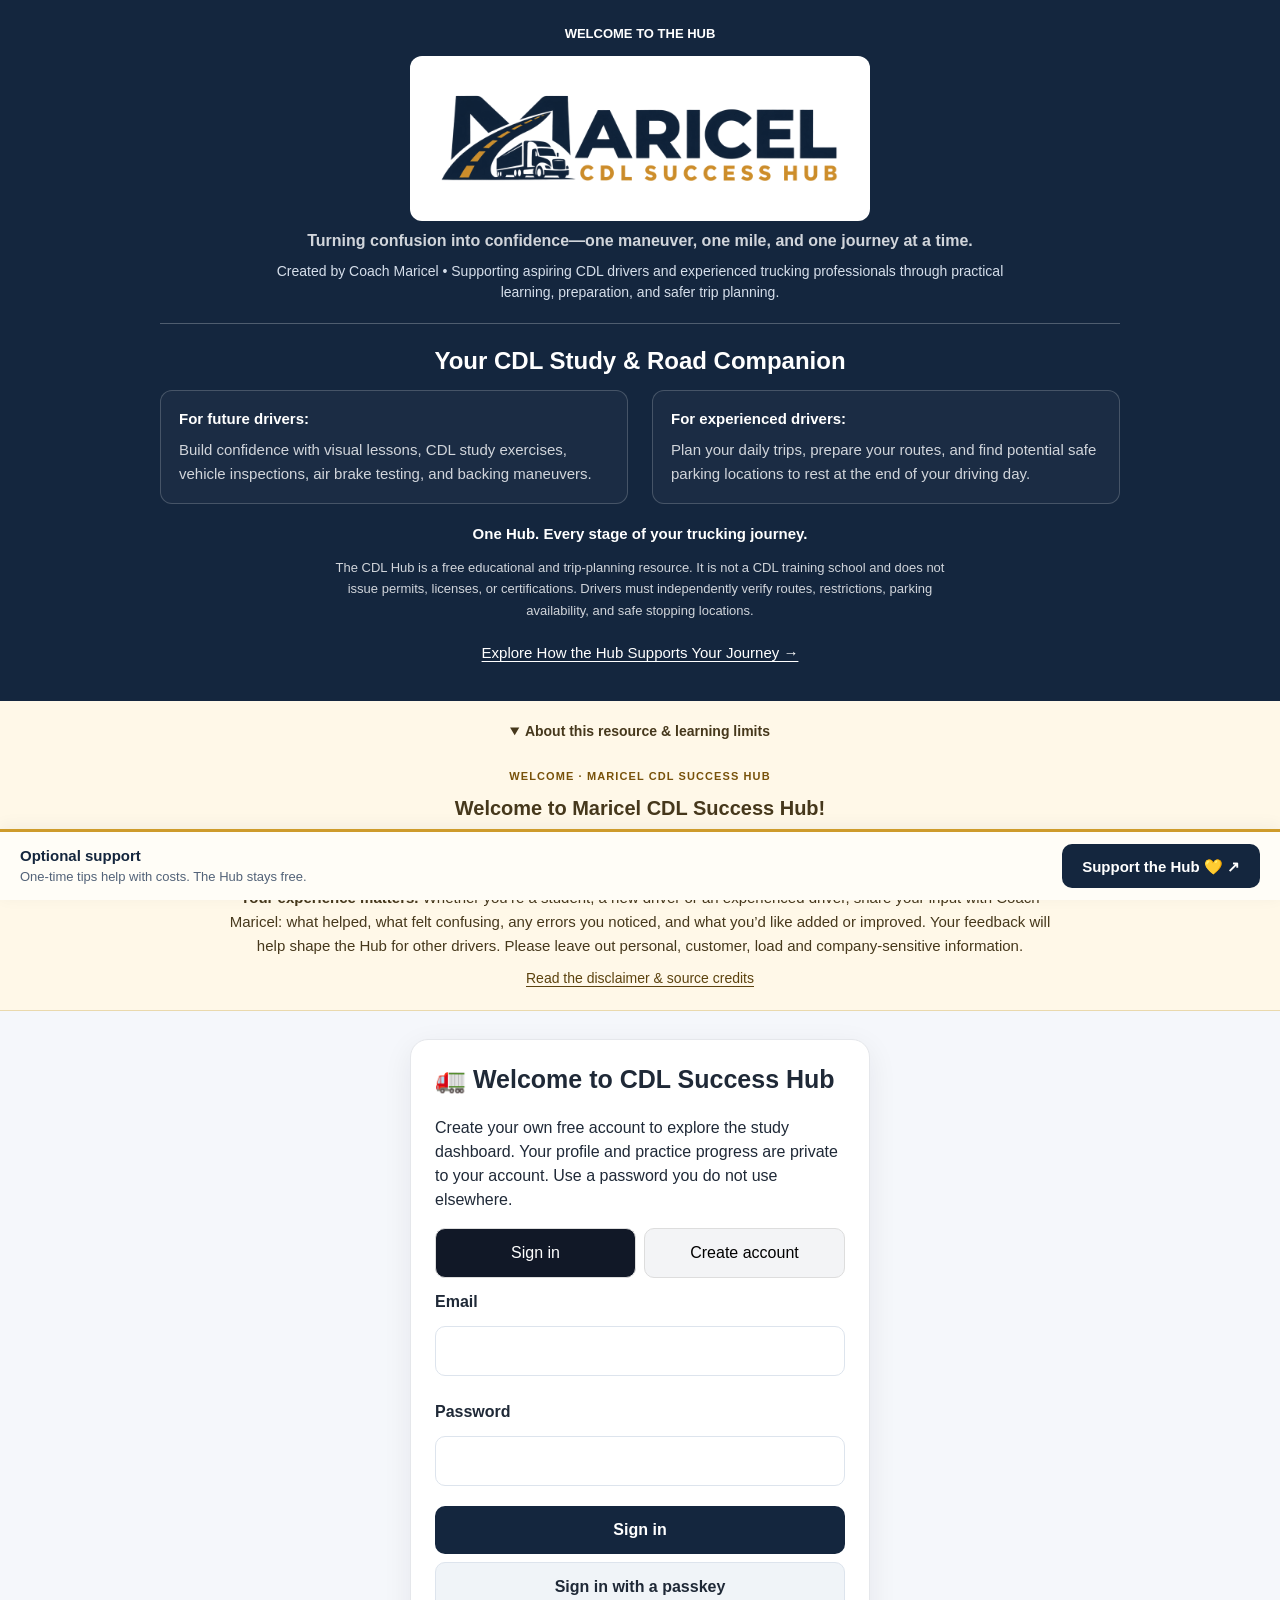
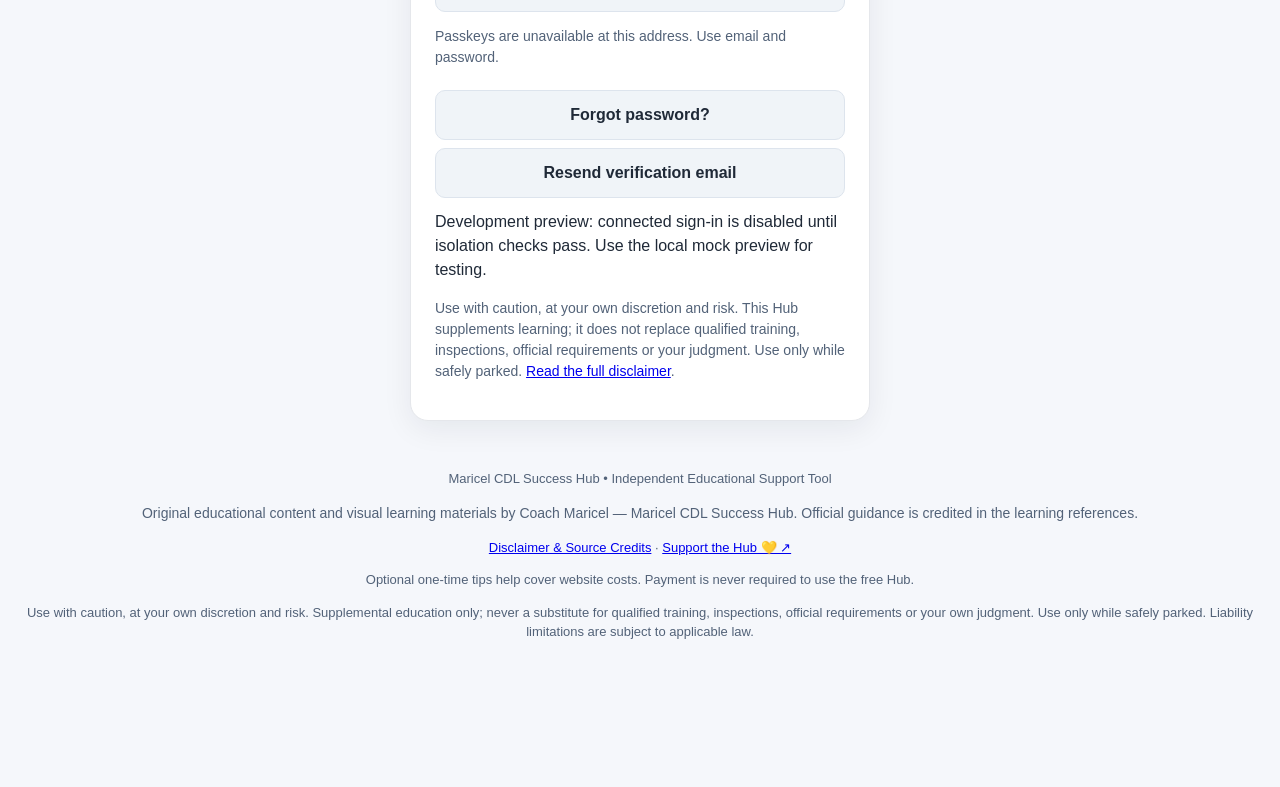
<file: index.html>
<!DOCTYPE html>
<html lang="en">
<head>
  <meta charset="UTF-8" />
  <meta name="viewport" content="width=device-width, initial-scale=1.0" />
  <title>Maricel CDL Success Hub</title>
  <meta name="description" content="A free CDL study and road companion for aspiring and experienced drivers: visual lessons, daily trip planning, route resources and potential parking locations. Not a CDL training school or licensing agency.">
  <meta name="theme-color" content="#111827" />
  <meta name="apple-mobile-web-app-capable" content="yes" />
  <meta name="apple-mobile-web-app-status-bar-style" content="black-translucent" />
  <meta name="apple-mobile-web-app-title" content="CDL Success Hub" />
  <link rel="manifest" href="manifest.json" />
  <link rel="apple-touch-icon" href="icon-192.png" />                            
  <script src="member-config.js"></script>
  <script src="member-confirmation.js"></script>
  <link rel="stylesheet" href="safety-trainers.css">
  <script src="member-navigation.js?v=57"></script>
  <meta name="referrer" content="no-referrer" />
  <script src="vendor/supabase-2.105.0.js"></script>
  <style>
    [hidden]{display:none!important}
    :root{--bg:#f5f7fb;--card:#fff;--text:#1f2937;--muted:#6b7280;--border:#e5e7eb;--accent:#111827;--soft:#f3f4f6;--danger:#991b1b;--success:#166534}
    *{box-sizing:border-box}
    body{margin:0;font-family:Arial,sans-serif;background:var(--bg);color:var(--text)}
    header{background:var(--accent);color:white;padding:22px 16px;text-align:center}
    header h1{margin:0;font-size:25px} header p{margin:8px 0 0;color:#d1d5db}
    main{padding:16px;max-width:1120px;margin:auto}
    section{display:none}.active{display:block}
    .card{background:var(--card);border:1px solid var(--border);border-radius:16px;padding:16px;margin-bottom:16px;box-shadow:0 2px 10px rgba(0,0,0,.04)}
    h2{margin-top:0} label{display:block;font-weight:bold;margin-top:12px;margin-bottom:6px}
    input,textarea,select{width:100%;padding:12px;border:1px solid var(--border);border-radius:10px;font-size:16px;background:white}
    textarea{min-height:90px}
    .btn{margin-top:14px;background:var(--accent);color:white;border:none;padding:12px;border-radius:10px;font-weight:bold;cursor:pointer;width:100%}
    .btn.light{background:var(--soft);color:var(--text);border:1px solid var(--border)}
    .grid{display:grid;grid-template-columns:repeat(auto-fit,minmax(220px,1fr));gap:12px}
    .two-col{display:grid;grid-template-columns:repeat(auto-fit,minmax(245px,1fr));gap:12px}
    .warning{background:#fff7ed;border:1px solid #fed7aa;color:#7c2d12;padding:12px;border-radius:12px;margin-top:12px}
    .success{background:#f0fdf4;border:1px solid #bbf7d0;color:var(--success);padding:12px;border-radius:12px;margin-top:12px}
    .danger{background:#fef2f2;border:1px solid #fecaca;color:var(--danger);padding:12px;border-radius:12px;margin-top:12px}
    .small{color:var(--muted);font-size:14px}
    .list-item{border:1px solid var(--border);border-radius:12px;padding:12px;margin:10px 0;background:white}
    .pill{display:inline-block;padding:6px 10px;border-radius:999px;background:var(--soft);margin:4px;font-size:14px}
    ol li, ul li{margin:8px 0}
    footer{text-align:center;color:var(--muted);padding:20px;font-size:13px}
    details.advanced{margin-top:12px;border:1px solid var(--border);border-radius:12px;padding:10px 12px;background:var(--soft)}
    details.advanced summary{cursor:pointer;font-weight:700}
    .action-grid{display:grid;grid-template-columns:repeat(auto-fit,minmax(180px,1fr));gap:10px;margin-top:12px}.action-grid .btn{margin-top:0}
    .dashboard-grid{display:grid;grid-template-columns:minmax(0,1.35fr) minmax(260px,.65fr);gap:16px}.dashboard-grid .card{margin-bottom:0}.dashboard-note-grid{display:grid;grid-template-columns:1fr 1fr;gap:16px;margin-top:16px}.dashboard-note-grid>div{margin-top:0}
    #practiceyard .grid{grid-template-columns:repeat(3,minmax(0,1fr));align-items:stretch}
    #practiceyard .grid .card{display:flex;flex-direction:column;gap:8px}
    #practiceyard .grid .card h3{margin:0}
    #practiceyard .grid .card p{flex:1;line-height:1.5;margin:4px 0}
    #practiceyard .grid .btn{margin-top:auto}
    @media(max-width:700px){#practiceyard .grid,.dashboard-grid,.dashboard-note-grid{grid-template-columns:1fr}main{padding:12px}}
    #memberGate{max-width:460px;margin:28px auto;padding:24px;border-radius:18px;background:white;border:1px solid #e5e7eb;box-shadow:0 8px 30px #11182712}
    #memberGate input{margin:6px 0 12px}#memberGate .btn{margin-top:8px}#memberGate .auth-tabs{display:flex;gap:8px}#memberGate .auth-tabs button{flex:1;padding:12px;border:1px solid #ddd;border-radius:10px;background:#f3f4f6;cursor:pointer}#memberGate .auth-tabs button.selected{background:#111827;color:white}#memberMessage{min-height:22px;margin-top:12px}#memberControls{display:none;align-items:center;justify-content:space-between;gap:12px;padding:8px 16px;background:white}#memberControls button{padding:8px 12px;border-radius:8px;border:1px solid #ddd;background:#f3f4f6;cursor:pointer}

    :root{--accent:#14263e;--muted:#526278;--border:#dde4ed;--soft:#f0f4f8}
    body{line-height:1.5}button,input,select,textarea{font:inherit}button{touch-action:manipulation}
    button:focus-visible,a:focus-visible,summary:focus-visible{outline:3px solid #187bcd;outline-offset:3px}
    .skip-link{position:fixed;top:-100px;left:16px;z-index:30;background:white;padding:12px;color:var(--accent)}.skip-link:focus{top:12px}
    header{padding:24px 28px;text-align:center;display:flex;flex-direction:column;align-items:center}header h1{font-size:24px}header p{max-width:780px;margin-left:auto;margin-right:auto}header .small{color:#d6dfeb}
    #nav{position:fixed;inset:0 auto 0 0;width:244px;overflow-y:auto;background:white;border-right:1px solid var(--border);padding:24px 16px;z-index:10;display:block}
    .nav-brand{font-size:22px;font-weight:800;letter-spacing:.04em;color:var(--accent);line-height:1.2;margin:0 10px 26px}.nav-brand span{display:block;font-size:13px;letter-spacing:0;font-weight:400;color:var(--muted);margin-top:6px}
    .nav-group{border-top:1px solid var(--border);margin-top:14px;padding-top:12px}.nav-group h2{font-size:11px;letter-spacing:.12em;text-transform:uppercase;color:var(--muted);margin:0 12px 6px}
    #nav button[data-screen]{display:block;text-align:left;width:100%;border:0;border-radius:9px;background:transparent;color:var(--text);padding:10px 12px;margin:3px 0;font-size:14px;font-weight:600;cursor:pointer;min-height:44px}
    #nav button[data-screen]:hover{background:var(--soft)}#nav button.active[data-screen]{color:white;background:var(--accent)}
    #nav .menu-toggle{display:none}.nav-note{font-size:12px;color:var(--muted);padding:18px 12px 0}
    body:has(#nav:not([hidden]))>header,body:has(#nav:not([hidden]))>#memberControls,body:has(#nav:not([hidden]))>footer{margin-left:244px}
    #memberMain{max-width:1220px;width:calc(100% - 244px);margin:0 0 0 244px;padding:28px 32px;min-height:65vh}
    #memberControls{border-bottom:1px solid var(--border);min-width:0}#memberIdentity{overflow-wrap:anywhere}
    #subnav{display:none!important}.page-context{font-size:13px;font-weight:700;color:var(--muted);margin:0 0 18px;letter-spacing:.02em}
    main h2:focus{outline:none}#practiceContent{scroll-margin-top:84px}#practiceContent:focus{outline:none}
    h2{font-size:25px;line-height:1.25}h3{font-size:18px}.card{padding:24px;border-radius:14px;box-shadow:0 2px 8px #14263e05}
    .eyebrow{font-size:12px;letter-spacing:.1em;text-transform:uppercase;font-weight:700;color:var(--muted);margin:0 0 12px}.lead{color:var(--muted);max-width:70ch;margin:10px 0 20px}
    .badge{display:inline-block;font-size:12px;font-weight:700;border-radius:20px;padding:4px 9px;background:#eaf1f9;color:#294b70;margin-bottom:12px}
    .page-columns{display:grid;grid-template-columns:minmax(0,1.2fr) minmax(0,.8fr);align-items:start;gap:20px}.page-columns>.card{min-width:0}
    .learning-path{display:grid;grid-template-columns:repeat(3,minmax(0,1fr));gap:12px;margin:18px 0}.learning-path button{background:var(--soft);border:1px solid var(--border);border-radius:12px;padding:18px;text-align:left;cursor:pointer;color:var(--text)}.learning-path strong{display:block;margin-bottom:6px}.learning-path span{font-size:14px;color:var(--muted)}
    #practiceyard .grid .card{padding:20px}.dashboard-grid{margin-bottom:20px}.dashboard-note-grid{margin-bottom:20px}
    .btn{min-height:44px}.two-col>*{min-width:0}details.advanced summary{min-height:32px}.form-intro{margin:0 0 18px;color:var(--muted)}
    @media(min-width:1700px){#memberMain{margin-left:calc(244px + (100vw - 244px - 1220px)/2)}}
    @media(max-width:1050px){#nav{width:216px}#memberMain{width:calc(100% - 216px);margin-left:216px;padding:24px}body:has(#nav:not([hidden]))>header,body:has(#nav:not([hidden]))>#memberControls,body:has(#nav:not([hidden]))>footer{margin-left:216px}.page-columns{grid-template-columns:1fr}.dashboard-grid{grid-template-columns:1fr}#practiceyard .grid{grid-template-columns:1fr}}
    @media(max-width:700px){#nav{position:sticky;top:0;width:100%;padding:8px 12px;border:0;border-bottom:1px solid var(--border);max-height:78vh;box-shadow:0 2px 8px #14263e12}#nav .menu-toggle{display:flex;justify-content:space-between;align-items:center;width:100%;min-height:44px;background:var(--accent);color:white;border:0;border-radius:9px;padding:10px 14px;font-weight:700;cursor:pointer}.nav-brand{display:none}#nav:not(.menu-open) .nav-links{display:none}.nav-links{padding:6px 0 12px}.nav-note{display:none}#memberMain{width:100%;margin:0;padding:18px 14px}body:has(#nav:not([hidden]))>header,body:has(#nav:not([hidden]))>#memberControls,body:has(#nav:not([hidden]))>footer{margin-left:0}header{padding:20px 16px}header h1{font-size:22px}header p{font-size:14px}.card{padding:18px}.learning-path,.dashboard-note-grid{grid-template-columns:1fr}.two-col{grid-template-columns:1fr}h2{font-size:23px}.page-context{margin-bottom:12px}#memberGate{margin:18px 12px}}
    .directory-grid{display:grid;grid-template-columns:repeat(auto-fit,minmax(240px,1fr));gap:12px}.directory-grid article{display:flex;flex-direction:column;min-width:0}.directory-grid article p{flex-grow:1}.directory-grid h4{font-size:18px;margin:0 0 10px}.directory-link{display:block;text-decoration:none;text-align:center;white-space:normal}.official-stops{margin-top:24px;scroll-margin-top:80px}.official-stops:focus{outline:none}.sr-only{position:absolute;width:1px;height:1px;padding:0;margin:-1px;overflow:hidden;clip:rect(0,0,0,0);white-space:nowrap;border:0}#memberParkingSuggestions summary{cursor:pointer;min-height:40px}.directory-grid .list-item{margin:0}
    @media(max-width:700px){.directory-grid{grid-template-columns:1fr}}
  
    #backing .grid{grid-template-columns:repeat(4,minmax(0,1fr));gap:12px}#backing [data-backing-guide]{min-height:54px;margin:0}#backing .selected-guide{background:var(--accent);color:white;border-color:var(--accent)}
    #backing [data-backing-guide="panic"]{border:2px solid #b96c35}#backing .backing-purpose{margin:18px 0}
    .backing-detail{border-top:1px solid var(--border);margin-top:22px;padding-top:24px;scroll-margin-top:86px}.backing-detail h3{font-size:26px;margin:0 0 6px}.backing-detail h4{font-size:17px;margin:20px 0 8px}.backing-detail li{margin:0 0 10px}.backing-detail ul,.backing-detail ol{padding-left:24px}.backing-detail p{max-width:78ch}.backing-focus{font-size:18px;color:var(--muted);margin:0 0 20px}.backing-empty{background:var(--soft);padding:22px;border-radius:12px}.backing-empty p{margin-bottom:0}
    .backing-mode{display:flex;gap:10px;max-width:460px;margin:16px 0}.backing-mode .btn{flex:1;margin:0;min-height:48px}.backing-quick{max-width:78ch}.backing-quick ol{counter-reset:backing-step;list-style:none;padding:0}.backing-quick li{position:relative;padding:10px 10px 10px 46px;border-bottom:1px solid var(--border);counter-increment:backing-step}.backing-quick li:before{content:counter(backing-step);position:absolute;left:0;top:10px;border-radius:50%;background:#e5edf6;color:#294b70;width:28px;height:28px;text-align:center;font-weight:700}
    .backing-learn-grid{display:grid;grid-template-columns:1fr 1fr;gap:24px;align-items:start}.backing-figure{margin:20px 0 0}.backing-figure svg{width:100%;height:auto;display:block;font:18px Arial,sans-serif;fill:#233c53}.backing-figure figcaption{font-size:14px;color:var(--muted);margin-top:12px}.backing-understand{padding:4px 20px 12px;background:var(--soft);border-radius:12px;margin-top:20px}.backing-mistakes{display:grid;grid-template-columns:1fr 1fr;gap:12px}.backing-mistakes .list-item{margin:0}.backing-mistakes p{margin:6px 0 0}.backing-stop{padding:14px 16px;border-left:4px solid #b4642b;background:#fff5eb;border-radius:0 10px 10px 0}.backing-actions{display:flex;flex-wrap:wrap;gap:10px;margin-top:22px}.backing-actions .btn{margin:0;width:auto}.backing-sources{margin-top:22px;border-top:1px solid var(--border);padding-top:16px}.backing-sources summary{cursor:pointer;font-weight:700}.backing-sources a{color:#195b92;text-decoration:underline}.backing-detail :focus-visible{outline:3px solid #187bcd;outline-offset:3px}
    @media(max-width:850px){#backing .grid{grid-template-columns:repeat(2,minmax(0,1fr))}.backing-learn-grid{grid-template-columns:1fr}.backing-figure{max-width:580px;margin-top:0}.backing-mistakes{grid-template-columns:1fr}.backing-actions{flex-direction:column}.backing-actions .btn{width:100%}.backing-detail h3{font-size:23px}}

    .camera-home{display:flex;align-items:center;gap:24px;justify-content:space-between;border-left:4px solid #287bb3;background:#f5faff}.camera-home h3{margin:0}.camera-home p{margin:8px 0 0;max-width:65ch}.camera-home .btn{width:auto;min-width:220px;flex-shrink:0;margin:0}.camera-result{margin-top:22px;border-top:1px solid var(--border);padding-top:22px}.camera-result h3{font-size:25px;margin:0}.camera-service{font-weight:700;color:var(--muted)}.camera-actions{display:flex;gap:12px;flex-wrap:wrap;margin:18px 0}.camera-actions .btn{display:inline-block;text-align:center;text-decoration:none;width:auto;margin:0;min-height:48px}.camera-empty{background:var(--soft);padding:20px;border-radius:12px}.camera-empty p{margin-bottom:0}.camera-check-grid{display:grid;grid-template-columns:repeat(3,minmax(0,1fr));gap:20px}.camera-check-grid .eyebrow{display:block;margin-bottom:8px}.camera-check-grid p{margin:0}.camera-references summary{font-weight:700;cursor:pointer}.camera-references{margin-top:20px}.camera-references a{color:#195b92;text-decoration:underline}#cameras select{min-height:50px}
    @media(max-width:850px){.camera-home{display:block}.camera-home .btn{width:100%;margin-top:16px}.camera-check-grid{grid-template-columns:1fr}.camera-actions{flex-direction:column}.camera-actions .btn{width:100%}}
    .brand-lockup{display:block;background:#fff;border-radius:12px;padding:12px 18px;width:min(100%,460px);margin:0 auto} .brand-lockup img{display:block;width:100%;height:auto}
    .nav-brand{margin:0 0 20px;padding:0}.nav-brand img{display:block;width:100%;height:auto}
    @media(max-width:700px){.brand-lockup{max-width:360px;padding:10px 12px}}
    .hub-study-scope{border-top:1px solid #ffffff40;padding-top:22px;margin-top:20px;width:100%;max-width:960px;font-size:15px;line-height:1.65}.hub-study-scope h2{font-size:24px;margin:0 0 14px;color:#fff}.hub-audience-grid{display:grid;grid-template-columns:repeat(2,minmax(0,1fr));gap:24px;text-align:left}.hub-audience-grid p{margin:0;padding:16px 18px;border:1px solid #ffffff30;border-radius:12px;background:#ffffff08}.hub-audience-grid strong{display:block;color:#fff;margin-bottom:6px}header .hub-journey-line{margin:18px auto 10px;color:#fff}header .hub-scope-limit{font-size:13px;max-width:88ch;margin:0 auto 12px}header .hub-study-scope a{display:inline-block;color:#fff;text-underline-offset:3px;min-height:44px;padding:8px 0}@media(max-width:700px){.hub-study-scope h2{font-size:22px}.hub-audience-grid{grid-template-columns:1fr;gap:12px}.hub-audience-grid p{font-size:14px}.hub-study-scope{margin-top:16px;padding-top:18px}}
    .beta-notice{padding:20px 28px;background:#fff8e8;border-bottom:1px solid #ead9ad;text-align:center;color:#46381c}.beta-notice-inner{max-width:850px;margin:0 auto}.beta-label{display:inline-block;font-size:11px;letter-spacing:.1em;font-weight:800;color:#78520a}.beta-notice h2{font-size:20px;line-height:1.35;margin:8px 0}.beta-notice p{font-size:15px;line-height:1.6;margin:0 auto 8px}.beta-notice a{font-size:14px;color:#5c430f;text-underline-offset:3px}
    body:has(#nav:not([hidden]))>.beta-notice{margin-left:244px}
    @media(max-width:1050px){body:has(#nav:not([hidden]))>.beta-notice{margin-left:216px}}
    @media(max-width:700px){body:has(#nav:not([hidden]))>.beta-notice{margin-left:0}.beta-notice{padding:18px 16px}.beta-notice h2{font-size:18px}}
    .support-hub{display:grid;grid-template-columns:minmax(0,1fr) 220px;gap:28px;align-items:center;border-top:3px solid #c99834;margin-top:24px}.support-hub h3{font-size:22px;margin:0 0 12px}.support-hub p{margin:10px 0;max-width:72ch}.support-hub .eyebrow{display:block;color:#79550d;margin-bottom:8px}.support-hub-action{text-align:center}.support-hub-action .btn{display:block;text-decoration:none;background:#14263e;color:#fff;margin:0}.support-hub-action .small{font-size:13px}.support-external{font-size:14px}
    @media(max-width:700px){.support-hub{grid-template-columns:1fr;gap:10px}.support-hub-action{max-width:100%}.support-hub h3{font-size:20px}}
.community-tabs{display:flex;flex-wrap:wrap;gap:8px;margin:20px 0}.community-tabs button{padding:12px 15px;border:1px solid var(--border);border-radius:9px;background:var(--soft);color:var(--text);cursor:pointer;min-height:44px}.community-tabs .selected{background:var(--accent);color:white}.community-post,.community-message{border:1px solid var(--border);padding:20px;border-radius:12px;margin:16px 0;background:white;overflow-wrap:anywhere}.community-post h4{font-size:19px;margin:6px 0}.community-body{white-space:pre-wrap;overflow-wrap:anywhere}.community-actions{display:flex;flex-wrap:wrap;gap:8px}.community-actions .btn{width:auto;margin:4px 0;min-height:44px}.community-empty{background:var(--soft);padding:18px;border-radius:10px}.community-check{display:flex;align-items:flex-start;gap:12px;font-weight:400;margin:18px 0}.community-check input{width:20px;height:20px;flex:none;margin-top:3px}.community-message.own{background:#f0f6fc;border-left:4px solid #446b95}#communityStatus:empty{display:none}#communityStatus:not(:empty){padding:12px;border-left:4px solid #c99834;background:#fff8e8}#communityRoot .btn{max-width:100%}#communityRoot[aria-busy="true"]{opacity:.75;pointer-events:none}@media(max-width:700px){.community-post,.community-message{padding:16px}.community-actions .btn{flex:1}.community-tabs button{flex:1}}
    .menu-current{display:none}
    @media(max-width:700px){#nav .menu-toggle{gap:12px;min-height:64px;text-align:left;padding:12px 16px;border:1px solid #344b65;box-shadow:0 2px 4px #14263e14}.menu-toggle-symbol{font-size:26px;line-height:1;flex:none}.menu-toggle-copy{flex:1;display:block;min-width:0}.menu-toggle-title{display:block;font-size:17px;line-height:1.3;font-weight:750}.menu-toggle-hint{display:block;font-size:12px;line-height:1.4;font-weight:400;color:#e1e9f2;margin-top:3px}.menu-toggle-arrow{font-size:26px;line-height:1;flex:none}.menu-current{display:block;font-size:12px;color:var(--muted);margin:6px 4px 0}#nav.menu-open .menu-toggle{position:sticky;top:0;z-index:1}#nav .nav-links{padding-bottom:14px}}
.clearance-actions{display:flex;flex-wrap:wrap;gap:10px;margin:16px 0}.clearance-actions .btn{display:inline-block;text-decoration:none;text-align:center;width:auto;margin:0;min-height:48px}#clearances select{min-height:50px}#clearanceResult h3{font-size:24px;margin:8px 0}@media(max-width:700px){.clearance-actions{flex-direction:column}.clearance-actions .btn{width:100%}}.member-avatar{display:inline-flex;position:relative;vertical-align:middle;width:44px;height:44px;flex:none;border-radius:50%;overflow:hidden;background:#e2e8f0;color:#14263e;align-items:center;justify-content:center;font-size:15px;font-weight:bold;margin-right:8px}.member-avatar img{position:absolute;inset:0;width:100%;height:100%;object-fit:cover}.avatar-settings{border:1px solid #dce4ee;border-radius:12px;padding:18px;margin:24px 0}.avatar-settings canvas{display:block;max-width:100%;width:256px;height:auto;border-radius:12px}.avatar-settings input[type=range]{min-height:40px}.avatar-settings .btn{margin-top:10px}
.member-name-dialog{width:min(440px,calc(100% - 32px));max-height:calc(100dvh - 40px);overflow:auto;border:1px solid #d6dfeb;border-top:4px solid #c79632;border-radius:18px;padding:26px;color:#1e293b;background:#fff;box-sizing:border-box}.member-name-dialog::backdrop{background:rgba(10,27,45,.6)}.member-name-dialog h2{margin:0 0 12px;font-size:26px}.member-name-dialog p{line-height:1.6}.member-name-dialog input{box-sizing:border-box;width:100%}.member-name-dialog .name-actions{display:flex;flex-direction:column;gap:10px;margin-top:18px}.member-name-dialog .name-actions .btn{margin:0;flex:1;width:auto;min-height:48px}.member-name-dialog :focus-visible{outline:3px solid #187bcd;outline-offset:3px}#dashboardWelcomeName{overflow-wrap:anywhere}#dashboardWelcomeName:focus{outline:none}
</style>
<link rel="stylesheet" href="lessons.css?v=62"><link rel="stylesheet" href="road-readiness.css?v=53"><link rel="stylesheet" href="pretrip.css?v=55"><link rel="stylesheet" href="air-brakes.css?v=56"><link rel="stylesheet" href="incab.css?v=57">
<link rel="stylesheet" href="community-chat.css?v=33">
<link rel="stylesheet" href="community-lists.css?v=43">
<link rel="stylesheet" href="support-bar.css?v=36"></head>
<body class="hub-with-support">
<a class="skip-link" href="#memberMain">Skip to page content</a>
<header>

<p style="margin:0 0 12px;color:#fff;font-size:13px;font-weight:700">WELCOME TO THE HUB</p>
<h1 class="brand-lockup"><img src="assets/maricel-cdl-logo.png" alt="Maricel CDL Success Hub" width="2048" height="683" fetchpriority="high"></h1>

<p><strong>Turning confusion into confidence—one maneuver, one mile, and one journey at a time.</strong></p>

<p class="small">
Created by Coach Maricel • Supporting aspiring CDL drivers and experienced trucking professionals through practical learning, preparation, and safer trip planning.
</p>

<div class="hub-study-scope" aria-labelledby="hubCompanionTitle"><h2 id="hubCompanionTitle">Your CDL Study &amp; Road Companion</h2><div class="hub-audience-grid"><p><strong>For future drivers:</strong> Build confidence with visual lessons, CDL study exercises, vehicle inspections, air brake testing, and backing maneuvers.</p><p><strong>For experienced drivers:</strong> Plan your daily trips, prepare your routes, and find potential safe parking locations to rest at the end of your driving day.</p></div><p class="hub-journey-line"><strong>One Hub. Every stage of your trucking journey.</strong></p><p class="hub-scope-limit">The CDL Hub is a free educational and trip-planning resource. It is not a CDL training school and does not issue permits, licenses, or certifications. Drivers must independently verify routes, restrictions, parking availability, and safe stopping locations.</p><a href="disclaimer.html#study-tool-scope">Explore How the Hub Supports Your Journey →</a></div>
</header>
<aside class="beta-notice" aria-labelledby="betaNoticeTitle">
  <div class="beta-notice-inner"><details id="betaNoticeDetails" open><summary>About this resource &amp; learning limits</summary>
    <span class="beta-label">WELCOME · MARICEL CDL SUCCESS HUB</span>
    <h2 id="betaNoticeTitle">Welcome to Maricel CDL Success Hub!</h2>
    <p>Features are still being tested and may change. You may encounter errors or interruptions. Please share feedback and verify road, weather, and parking information with the original source.</p>
    <p><strong>Your experience matters.</strong> Whether you’re a student, a new driver or an experienced driver, share your input with Coach Maricel: what helped, what felt confusing, any errors you noticed, and what you’d like added or improved. Your feedback will help shape the Hub for other drivers. Please leave out personal, customer, load and company-sensitive information.</p>
    <a href="disclaimer.html">Read the disclaimer &amp; source credits</a>
  </details></div>
</aside>
<div id="memberControls"><span id="memberIdentity"></span><button type="button" onclick="memberSignOut()">Sign out</button></div>
<div id="memberGate"><h2>🚛 Welcome to CDL Success Hub</h2><p>Create your own free account to explore the study dashboard. Your profile and practice progress are private to your account. Use a password you do not use elsewhere.</p><div id="memberConfirmation" class="card" hidden aria-labelledby="memberConfirmationTitle">
<h3 id="memberConfirmationTitle" tabindex="-1">Check your email to finish signing up</h3>
<p id="memberConfirmationAddress"></p><p><strong>Check Spam, Junk and Promotions as well as your Inbox and any other filtered folders.</strong> Delivery can take a few minutes. Search for CDL Success Hub or the signup confirmation, then open the newest link you requested.</p>
<p><strong>Your account is waiting for email confirmation.</strong> You have not finished signing up until you open the confirmation link. An expired or already-used link? Request a new confirmation below and open the newest email. If you already confirmed, sign in or check this browser.</p><ol><li>Confirm that you entered the correct email address.</li><li>Open the confirmation link in your email.</li><li>Return here and sign in if this browser has not signed you in.</li></ol>
<p class="small">A request being accepted does not prove that an email was delivered. If the address already belongs to an account, sign in or use password recovery.</p>
<button id="memberPendingResend" class="btn" type="button" onclick="memberResend()">Resend confirmation email</button>
<p id="memberResendWait" class="small"></p>
<button id="memberCheckVerification" class="btn light" type="button" onclick="memberCheckVerification()">I opened the link — check this browser</button>
<button id="memberCorrectEmail" class="btn light" type="button" onclick="memberCorrectEmail()">Correct my email address</button>
<p class="small">Correcting an unverified email starts signup again at the new address. It does not rename or delete the original account.</p>
<button class="btn light" type="button" onclick="memberMode('signin')">Back to sign in</button>
</div><div id="memberTabs" class="auth-tabs"><button id="memberTabSignIn" class="selected" type="button" onclick="memberMode('signin')">Sign in</button><button id="memberTabSignUp" type="button" onclick="memberMode('signup')">Create account</button></div><form id="memberForm"><label id="memberEmailLabel" for="memberEmail">Email</label><input id="memberEmail" type="email" autocomplete="email" required><label id="memberPasswordLabel" for="memberPassword">Password</label><input id="memberPassword" type="password" minlength="8" autocomplete="current-password" required><button id="memberSubmit" class="btn" type="submit">Sign in</button></form><div id="passkeyLogin"><button id="passkeySignIn" class="btn light" type="button" disabled>Sign in with a passkey</button><p id="passkeyLoginHelp" class="small" role="status" aria-live="polite">Checking passkey availability…</p></div><button id="memberForgotButton" class="btn light" type="button" onclick="memberMode('reset')">Forgot password?</button><button id="memberResendButton" class="btn light" type="button" onclick="memberResend()">Resend verification email</button><p id="memberMessage" role="status" aria-live="polite"></p><p class="small">Use with caution, at your own discretion and risk. This Hub supplements learning; it does not replace qualified training, inspections, official requirements or your judgment. Use only while safely parked. <a href="disclaimer.html">Read the full disclaimer</a>.</p></div>
<dialog id="memberNameDialog" class="member-name-dialog" aria-labelledby="memberNameTitle" aria-describedby="memberNameHelp"><h2 id="memberNameTitle">What should we call you? 💛</h2><p id="memberNameHelp">Choose a first name or nickname for your welcome message. This stays in your private profile; it does not change your Community name or make you publicly listed.</p><form id="memberNameForm"><label for="memberNameInput">Your preferred name</label><input id="memberNameInput" name="preferredName" maxlength="100" autocomplete="nickname" enterkeyhint="done"><p class="small">No legal name required. You can change this anytime in My Profile.</p><p class="small">Want to post, comment or leave feedback? You can set up an optional Community profile next. You choose its display name; photos and messaging remain optional. There is no member directory.</p><p id="memberNameStatus" role="status" aria-live="polite"></p><div class="name-actions"><button id="memberNameSave" class="btn" type="submit">Save my name</button><button id="memberNameCommunity" class="btn light" type="button" onclick="saveMemberName(event,true)">Save &amp; set up Community</button><button id="memberNameLater" class="btn light" type="button" onclick="dismissMemberName()">Not now</button></div></form></dialog>
<nav id="nav" aria-label="Main navigation" hidden></nav>
<div id="subnav" aria-label="Section navigation" hidden></div>
<main id="memberMain" tabindex="-1" hidden>
<p id="pageContext" class="page-context">Home / My dashboard</p>
  
<section id="home" class="active">
  <div class="card">
    <h2 id="dashboardWelcomeName" tabindex="-1">👋 Welcome, Driver!</h2>
    <p><strong>Turning confusion into confidence—one maneuver, one mile, and one journey at a time.</strong></p>
    <p>Whether you’re preparing for your CDL or already driving professionally, the Hub is here for your journey. Study with visual lessons, refresh your knowledge, plan daily trips, explore route and weather resources, and find potential parking locations. Your study and trip tools are organized in the menu. Verify current restrictions, parking permission and availability; real vehicle practice requires qualified instruction.</p>
    <p class="small">Every professional driver was once a beginner.</p><button type="button" class="btn light" onclick="openMemberCommunitySetup()">Set up / manage my Community profile</button>
  </div>

  <div class="card" id="homeStudyScope"><span class="badge">CDL study &amp; road companion</span><h3>For aspiring drivers and experienced professionals.</h3><p>Use Maricel CDL Success Hub to prepare for CDL knowledge and skills topics, understand truck systems, refresh your knowledge and support daily trip preparation. Experienced drivers can use route, weather and parking references throughout their working day. Independently verify each route, restriction and parking option. We are not a CDL training school, do not conduct official CDL tests and do not issue permits, licenses, endorsements or certifications.</p><p>Hub lessons, quizzes and review marks do not count as Entry-Level Driver Training (ELDT) completion or behind-the-wheel credit. Complete any required training with an appropriate provider and meet your state’s licensing requirements. Your state licensing agency issues your CDL; using this Hub does not guarantee eligibility or a passing result.</p><div class="camera-actions"><a class="btn light" href="https://www.fmcsa.dot.gov/registration/commercial-drivers-license/state-resources-and-programs" target="_blank" rel="noopener noreferrer">Find your state licensing agency ↗</a><a class="btn light" href="https://tpr.fmcsa.dot.gov/" target="_blank" rel="noopener noreferrer">Find an ELDT provider ↗</a></div></div>
  <div class="card road-home"><span class="badge">New students &amp; refreshers</span><h3>Start with a clear learning path</h3><p>Meet the truck, build your yard references, then explore road preparation, grades, weather and decisions to reassess. Choose a topic at your own pace.</p><button type="button" class="btn" onclick="openNewDriverStart()">Open New Driver Start Here →</button></div>
  <div class="card camera-home"><div><span class="badge">Before your next trip</span><h3>See the road ahead</h3><p>Open official traffic cameras by state and check winter road conditions before you leave.</p></div><button class="btn" onclick="openTrafficCameras()">Live Traffic Cameras</button></div>
  <div class="dashboard-grid">
    <div class="card">
      <p class="eyebrow">Your next step · 5 minutes</p><h3>Today's Mission</h3>
      <p><strong>Understand how tractor and trailer headings interact.</strong></p>
      <p class="small">⏱ Estimated Time: 5 minutes<br>🎯 Today's Goal: Understand the trailer—not memorize the steering wheel.</p>
      <button class="btn" onclick="openScreen('lesson')">Start Today's Lesson</button>
    </div>

    <div class="card">
      <span class="badge">Private to your account</span><h3>Latest Progress</h3>
      <div id="dashboardProgressSummary"><p class="small">Your latest private practice entry will appear here.</p></div><button class="btn light" onclick="openScreen('progress')">View or log my progress</button>
    </div>
  </div>

  <div class="dashboard-note-grid">
    <div class="success"><strong>💡 Coach's Focus</strong><br>Notice drift early. Use small, observed corrections with your instructor.</div>
    <div class="warning"><strong>🔒 Privacy Rule</strong><br>Never enter load information, bills of lading, employee IDs, truck or trailer numbers, or company-sensitive information.</div>
  </div>
  <div id="supportHub" class="card support-hub" aria-labelledby="supportHubTitle">
    <div><span class="eyebrow">Optional support</span><h3 id="supportHubTitle">Finding the Hub useful? Help keep it going.</h3>
    <p>If Maricel CDL Success Hub has helped you learn, practice or feel more prepared, please consider a tip of any amount. Your support helps me cover website costs and continue improving these educational resources for fellow drivers.</p>
    <p><strong>Every contribution is appreciated.</strong> Support is completely optional—the free resource is available whether you contribute or not.</p></div>
    <div class="support-hub-action"><a class="btn" href="support.html" target="_blank" rel="noopener noreferrer">Support the Hub 💛 <span class="support-external">↗</span></a><p class="small">Choose Stripe or Venmo.<br>One-time tip · opens a new tab</p></div>
  </div>
</section>
<section id="practiceyard">
  <div class="learning-path" aria-label="Suggested training order">
    <button type="button" onclick="openScreen('lesson')"><strong>1. Learn the basics</strong><span>Start with Backing Fundamentals.</span></button>
    <button type="button" onclick="showPracticeLesson('straight')"><strong>2. Try a guided exercise</strong><span>Practice small steering corrections.</span></button>
    <button type="button" onclick="openScreen('progress')"><strong>3. Record your practice</strong><span>Save a win and your next focus.</span></button>
  </div>

  <div class="card">
    <h2>🚛 CDL Practice Yard</h2>

    <p><strong>Turning confusion into confidence—one maneuver, one mile, and one journey at a time.</strong></p>

    <p>
      Welcome to Coach Maricel’s educational Practice Yard.
      Study a situation, choose a response and read the explanation.
      Bring what you noticed to supervised practice on the actual truck.
    </p>

  </div>

  <div class="grid">

    <div class="card">
      <h3>🧠 Understanding Trailer Movement</h3>

      <p>
        Learn WHY the trailer moves before you ever touch the steering wheel.
      </p>

      <button class="btn"
        onclick="showPracticeLesson('trailer')">
        Start Lesson
      </button>

    </div>

    <div class="card">

      <h3>Think Before You Steer</h3>

      <p>A short scenario with choices, explanations and retries. Start with Test 3: Straighten and Hold.</p>

      <button class="btn"
        aria-controls="practiceContent" onclick="showPracticeLesson('center')">

        Try a Decision Exercise

      </button>

    </div>

    <div class="card">

      <h3>🚛 Straight Back Trainer</h3>

      <p>

        Learn steering corrections one step at a time.

      </p>

      <button class="btn"
    onclick="showPracticeLesson('straight')">

    Start Training

</button>
    </div>

  </div>

  <div class="card">

    <h3>Coach Maricel</h3><p class="small">Study first: <button type="button" class="btn light" onclick="openBackingPoster()">Open Visual Mastery poster</button></p>

    <div class="grid" aria-label="Practice tests" style="margin-bottom:16px">
      <button class="btn light" id="straightTest1" aria-pressed="false" aria-controls="practiceContent" onclick="showPracticeLesson('straight')">Test 1: Trailer Drifting Right</button>
      <button class="btn light" id="straightTest2" aria-pressed="false" aria-controls="practiceContent" onclick="showPracticeLesson('straight-left')">Test 2: Trailer Drifting Left</button>
    </div>
    <div class="grid" aria-label="More practice tests" style="margin-bottom:16px">
      <button class="btn light" aria-controls="practiceContent" onclick="showPracticeLesson('center')">Test 3: Straighten and Hold</button>
    </div>
    <p class="small">Work through Tests 1–3 at your own pace. These are educational exercises, not official CDL tests. No timer or saved score.</p>
    <div id="practiceContent" aria-live="polite">

      Select one lesson to begin.

    </div>

  </div>

</section>
<section id="profile"><div class="card"><h2>My Profile</h2><p class="lead">Choose the name you want to see on your dashboard. Your profile is private to your account.</p><label for="profileName">Display name</label><input id="profileName" maxlength="100" autocomplete="nickname"><p id="profileEmail" class="small"></p><button id="profileSaveButton" class="btn" onclick="saveProfile()">Save Profile</button><p id="profileSaved" role="status" aria-live="polite"></p><p class="small">Never enter CDL numbers, employee IDs, or load documents.</p></div><div class="card" id="passkeySecurity" aria-labelledby="passkeySecurityTitle"><h3 id="passkeySecurityTitle">Security · Passkeys</h3><p>Use a passkey for optional sign-in with your device’s fingerprint, face unlock, PIN or security key. First sign in to your existing verified account, then add a passkey on a device you trust.</p><p class="small">Your device or password manager handles the passkey. The Hub does not receive your fingerprint, face scan or device PIN. Keep access to your email and password for recovery. Supabase passkeys are currently experimental.</p><button class="btn" id="passkeyAdd" type="button" disabled>Add a passkey</button><button class="btn light" id="passkeyRefresh" type="button">Refresh my passkeys</button><p id="passkeyStatus" role="status" aria-live="polite"></p><div id="passkeyList"></div><p class="small">A passkey is another way to enter the same account. It does not change your profile, progress or Community permissions. Removing one here revokes Hub sign-in with that passkey; its saved entry may still appear in your password manager.</p></div></section>

<section id="planner">
  <div class="card"><span class="badge">Trip planning</span><h2>Plan My Route</h2>
    <p class="small">Plan the trip first, then use Safe Haven Finder for nearby parking and Facility Notes for private arrival details.</p>
    <div class="warning"><strong>No classified information:</strong> Address/location only. No load, BOL, dispatch, trailer, or commodity details.</div>
    <label for="currentLocation">Current City or Location</label><input id="currentLocation" placeholder="Example: Colton, CA">
    <label for="deliveryAddress">Destination / Facility Address</label><input id="deliveryAddress" placeholder="Street address or City, State">
    <div class="two-col"><div><label for="appointmentDate">Appointment Date</label><input id="appointmentDate" type="date"></div><div><label for="appointmentTime">Appointment Time · your reference only</label><input id="appointmentTime" type="time"></div></div>
    <details class="advanced"><summary>Advanced: enter destination coordinates</summary><div class="two-col"><div><label for="manualLat">Latitude</label><input id="manualLat" inputmode="decimal" placeholder="34.0522"></div><div><label for="manualLon">Longitude</label><input id="manualLon" inputmode="decimal" placeholder="-118.2437"></div></div></details>
    <button class="btn" onclick="autoPlanDestination()">Auto Get Sunset, Timezone & Weather</button>
    <div id="autoPlanResult" role="status" aria-live="polite"></div>
<p class="small">Weather and sun times: <a href="https://open-meteo.com/" target="_blank" rel="noopener noreferrer">Open-Meteo</a>, <a href="https://creativecommons.org/licenses/by/4.0/" target="_blank" rel="noopener noreferrer">CC BY 4.0</a>. Address data: © <a href="https://www.openstreetmap.org/copyright" target="_blank" rel="noopener noreferrer">OpenStreetMap contributors (ODbL)</a>, via Nominatim / Photon. Temperatures and wind are converted and rounded; the suggested two-hour parking buffer is calculated by this Hub, not a legal limit or a guarantee of available parking. Destination coordinates are sent to Open-Meteo; entered addresses are sent to the geocoding services. Confirm the matched location before relying on the forecast. <a href="disclaimer.html">Disclaimer &amp; Source Credits</a>.</p>
    <h3>Open your route</h3><p class="small">Google Maps directions are not a truck-specific route clearance check.</p>
    <div class="action-grid">
      <button class="btn light" onclick="openMapRoute()">Open Route in Google Maps</button><button class="btn light" onclick="openRouteClearances()">Low bridges &amp; clearance checks</button><button class="btn light" onclick="openRouteCameras()">Check traffic cameras by state</button>
    </div>
    <details class="advanced"><summary>Choose official parking &amp; service directories</summary><p class="small">Opens the official-source finder using your destination as a city reminder. This does not calculate stops along the route.</p><div class="action-grid">
      <button class="btn light" onclick="openRouteSearch('truckstops')">Truck Stops</button>
      <button class="btn light" onclick="openRouteSearch('truckstops')">Travel Centers</button>
      <button class="btn light" onclick="openRouteSearch('rest')">Rest Areas</button>
      <button class="btn light" onclick="openRouteSearch('parking')">Truck Parking</button>
      <button class="btn light" onclick="openRouteSearch('scales')">CAT Scales</button>
    </div></details>
  </div>
</section>

<section id="weather">
<div class="card"><span class="badge">Official forecasts · all 50 states + DC</span><h2>Weather by State</h2><p class="lead">Choose a state, then enter the city or ZIP code along your route. Open the National Weather Service forecast while safely parked.</p><label for="weatherState">State</label><select id="weatherState" required onchange="updateStateWeather()"></select><form action="https://forecast.weather.gov/zipcity.php" method="get" target="_blank" rel="noopener noreferrer" onsubmit="return prepareStateForecast()"><label for="weatherPlace">City or ZIP code</label><input id="weatherPlace" oninput="this.setCustomValidity('')" placeholder="Example: Barstow or 92311" required maxlength="100" autocomplete="off" aria-describedby="weatherHelp"><input type="hidden" id="weatherQuery" name="inputstring"><p id="weatherHelp" class="small">Choose your actual location. Confirm the location, elevation, forecast issue time and any alerts on the NWS page. A forecast for one city does not describe the whole state or route.</p><button class="btn" type="submit">Open official local forecast ↗</button></form><div id="stateWeatherResult" class="clearance-actions"></div><p class="small">Forecasts open on the official NWS website in a new tab. No weather is loaded until you open a source. City/ZIP searches are sent to NWS; the Hub does not save this search.</p></div>
<div class="card"><h3>Coach Maricel’s weather check</h3><p>Check several points along your route, including mountain passes and your planned stopping location. Review wind, gusts, precipitation, visibility and changing temperatures. Use official road-condition tools for closures and chain or commercial-vehicle restrictions.</p><p class="warning">Weather forecasts are estimates and can change. They do not establish road traction, safe clearance or that travel is suitable for your vehicle and load. Verify during pre-trip and along the route, follow your carrier’s procedures and official restrictions, and stop in a suitable place if conditions exceed your equipment or training. Use only while safely parked.</p><p class="small">Official forecasts and alert information: NOAA / National Weather Service. Original preparation wording: Maricel CDL Success Hub. The destination forecast in Plan My Route separately uses Open-Meteo. <a href="disclaimer.html#weather-source-credits">Weather source credits &amp; limitations</a>.</p></div></section>
<section id="clearances">
<div class="card"><span class="badge">Pre-trip planning reference</span><h2>Low Bridges &amp; Clearance Checks</h2><p class="lead">Find official low-bridge, vertical-clearance and truck-restriction resources before your trip.</p>
<div class="warning"><strong>Verify during pre-trip—and along the route.</strong> Confirm the actual total height of your truck, trailer and load, including the highest equipment or accessory, using your company’s approved procedures and qualified help when needed. Do not assume every trailer is the same height. A completed pre-trip does not prove a bridge is safe to pass.</div>
<label for="clearanceState">State you are traveling through</label><select id="clearanceState" onchange="renderClearances()"></select><div id="clearanceResult" class="camera-result" aria-live="polite"></div></div>
<div class="card"><h3>Coach Maricel’s clearance check</h3><div class="camera-check-grid"><div><span class="eyebrow">1 · Know your actual height</span><p>Confirm the complete vehicle/load height during pre-trip and whenever equipment, load or operating configuration changes. Never climb onto a vehicle or load to measure without appropriate equipment and procedures.</p></div><div><span class="eyebrow">2 · Verify your full route</span><p>Check official clearance records and current restrictions for the correct road, direction and lane. Include ramps, detours, local streets and the final approach. Obtain required permits and carrier guidance.</p></div><div><span class="eyebrow">3 · Read the signs</span><p>Roadwork, resurfacing, snow and changing conditions can affect available space. Obey posted restrictions. If clearance is uncertain, stop safely before the obstruction and seek qualified assistance; do not attempt to squeeze through.</p></div></div>
<p class="warning"><strong>Use with caution, at your own discretion and risk.</strong> This Hub is not a complete bridge inventory, truck GPS, route survey, clearance certification or substitute for pre-trip inspection, professional instruction, company procedures, posted signs or official requirements. No listing—or absence of a listing—guarantees safe passage. Pre-trip verification is necessary but does not replace checking each structure and current restrictions. The driver/operator must independently verify suitability.</p>
<details class="camera-references"><summary>Sources, credits &amp; coverage</summary><p>Links lead to official state agency tools, maps, lists or advisories. Caltrans, TxDOT/TxDMV, WSDOT, INDOT, IDOT, ODOT, PennDOT, MassDOT and NYSDOT control their respective resources. The FHWA directory provides state permit-office contacts; it is not a clearance map. The selector includes all 50 states and DC, but dedicated clearance links are currently available for selected states only. Other selections explicitly require further clearance verification. The Hub does not copy a bridge database or independently measure clearances.</p><p>Original preparation wording for Maricel CDL Success Hub. See each agency’s notices and the <a href="disclaimer.html#clearance-source-credits">clearance source credits</a>, plus our <a href="disclaimer.html">full disclaimer</a>.</p></details></div>
</section>
<section id="cameras">
  <div class="card"><span class="badge">Check before you go · official sources</span><h2>Live Traffic Cameras</h2><p class="lead">Pick a state. Open its camera list or map. Check the highway ahead while you are safely parked.</p>
  <label for="cameraState">State · all 50 states + Washington, D.C.</label><select id="cameraState" onchange="selectedTexasCamera='';renderTrafficCameras()" aria-describedby="cameraStateHelp"><option value="">Choose a state</option></select><p id="cameraStateHelp" class="small">Some services cover a region or selected highways. Camera availability is not guaranteed.</p><div id="cameraResult" class="camera-result"></div></div>
  <div class="card"><h3>Coach Maricel’s winter trip check</h3><div class="camera-check-grid"><div><span class="eyebrow">1 · Check the time</span><p>Read the camera timestamp and viewing direction. An old or frozen image is not a current road report.</p></div><div><span class="eyebrow">2 · Look along the route</span><p>Compare several nearby views for visibility and changing conditions. A clear-looking image cannot rule out ice.</p></div><div><span class="eyebrow">3 · Check restrictions</span><p>Read official closures, wind alerts and commercial-vehicle or chain restrictions before deciding whether to proceed.</p></div></div><p class="warning">Use while parked. Cameras support trip planning; they do not establish that a road is safe for your truck. If conditions exceed your training or equipment, stay stopped in a suitable location and seek guidance.</p><div class="camera-actions"><button class="btn light" onclick="openScreen('safehaven')">Find safe parking</button><button class="btn light" onclick="openScreen('planner')">Review my trip plan</button></div><details class="camera-references"><summary>Sources &amp; coverage</summary><p>Direct links to state DOT, 511 and public-agency camera services. Some camera maps require enabling the Cameras layer. Illinois uses regional Travel Midwest coverage; DC links to Maryland approaches. Maine, New Hampshire and Vermont share a camera list. Texas offers direct metro-area links. Hawaii camera coverage varies by island and highway.</p><p>Original winter-check wording for Maricel CDL Success Hub. No camera images, logos or streams are copied or embedded; source agencies control their feeds.</p><a href="https://www.osha.gov/winter-weather/hazards" target="_blank" rel="noopener noreferrer">OSHA winter-weather preparation reference ↗</a><p class="small">Links reviewed October 27, 2026. Coverage and external websites may change.</p></details></div>
</section>

<section id="safehaven">
  <div class="card"><span class="badge">Official public-access sources</span><h2>Truck Parking &amp; Rest Stops</h2>
    <p>Choose your state and open its travel map directly, or use an established truck-stop locator below.</p>
    <p class="small">Check rest-area status on the map, then confirm truck access, fees and overnight rules for your stop. Available parking spaces are not guaranteed.</p>
    <label for="safeSearchLocation">City or address to use in the official directory</label><input id="safeSearchLocation" placeholder="Example: Barstow, CA" aria-describedby="parkingLocationHelp">
    <p id="parkingLocationHelp" class="small">Your city is shown as a reminder below. Enter it in the operator’s locator after opening its website.</p>
    <div class="action-grid" aria-label="Official stop categories">
      <button class="btn" type="button" data-stop-category="parking" onclick="showOfficialStops('parking')">Truck Parking</button>
      <button class="btn light" type="button" data-stop-category="truckstops" onclick="showOfficialStops('truckstops')">Truck Stops &amp; Travel Centers</button>
      <button class="btn light" type="button" data-stop-category="rest" onclick="showOfficialStops(&quot;rest&quot;)">Public Rest Areas</button>
      <button class="btn light" type="button" data-stop-category="fuel" onclick="showOfficialStops('fuel')">Diesel Fuel</button>
      <button class="btn light" type="button" data-stop-category="scales" onclick="showOfficialStops('scales')">CAT Scales</button>
    </div>
    <div id="officialStopResults" class="official-stops" tabindex="-1" aria-live="polite"></div>
    <div class="warning"><strong>Before choosing an overnight stop:</strong><ul><li>Confirm wide truck entrance.</li><li>Check satellite view.</li><li>Avoid tiny gas stations, low bridges, dead ends, and tight shopping centers.</li><li>Confirm the location accepts your truck and permits your intended rest period.</li><li>A shipper, receiver, distribution center, fuel pump, or scale is not overnight parking unless the operator explicitly permits it.</li><li>Never risk unsafe shoulder parking.</li></ul></div>
  </div>
  <details class="card" id="memberParkingSuggestions"><summary><strong>Member suggestions — unverified</strong></summary>
  <p class="warning">Member reports are not checked by this hub. They are excluded from the official source list above. Do not assume public access or overnight permission from a member report.</p>
  <div class="card">
  <details class="advanced"><summary>Share a Safe Haven with Members</summary>
  <p class="small">Save only public location and amenity information. Do not include load, customer, truck, or employee details.</p>

  <label for="safeHavenName">Location Name</label><input id="safeHavenName" maxlength="150" placeholder="Example: Westside Travel Center">

  <div class="two-col"><div><label for="safeHavenCity">City</label><input id="safeHavenCity" maxlength="100" placeholder="Barstow"></div><div><label for="safeHavenState">State</label><input id="safeHavenState" maxlength="30" placeholder="CA"></div></div>

  <label for="overnightParking">Overnight Parking</label><select id="overnightParking">
    <option>Unknown</option>
    <option>Yes</option>
    <option>No</option>
    <option>Limited</option>
  </select>

  <label for="difficulty">Difficulty Rating</label><select id="difficulty">
    <option>Easy</option>
    <option>Moderate</option>
    <option>Difficult</option>
    <option>Very Tight</option>
  </select>

  <label for="restrooms">Restrooms</label><select id="restrooms">
    <option value="">Unknown</option>
    <option value="true">Yes</option>
    <option value="false">No</option>
  </select>

  <label for="showers">Showers</label><select id="showers">
    <option value="">Unknown</option>
    <option value="true">Yes</option>
    <option value="false">No</option>
  </select>

  <label for="diesel">Diesel</label><select id="diesel">
    <option value="">Unknown</option>
    <option value="true">Yes</option>
    <option value="false">No</option>
  </select>

  <label for="foodNearby">Food Nearby</label><input id="foodNearby" placeholder="Example: Subway, McDonald's">

  <label for="safeHavenNotes">Public Notes</label><textarea id="safeHavenNotes" maxlength="1000" placeholder="Entrance, parking, or access notes that are safe to share"></textarea>

  <button class="btn" onclick="saveSafeHaven()">Share Safe Haven</button>
  <p id="safeHavenSaved" role="status" aria-live="polite"></p>
  </details>
</div>
<div class="card"><h3>Unverified Member Reports</h3><div id="safeHavenList"><p class="small">Shared locations will appear here.</p></div></div>

  </details>
</section>

<section id="facility">
  <div class="page-columns">
  <div class="card"><span class="badge">Private to your account</span><h2>My Facility Notes</h2><p class="small">These arrival notes are private to your signed-in account. Never save load, customer, employee, truck, or trailer information.</p>
    <label for="facilityName">Facility Name</label><input id="facilityName">
    <label for="facilityAddress">Facility Address</label><input id="facilityAddress">
    <details class="advanced"><summary>Optional: entrance and check-in coordinates</summary><div class="two-col"><div><label for="entranceLat">Truck Entrance Latitude</label><input id="entranceLat"></div><div><label for="entranceLon">Truck Entrance Longitude</label><input id="entranceLon"></div></div>
    <div class="two-col"><div><label for="guardLat">Guard Shack Latitude</label><input id="guardLat"></div><div><label for="guardLon">Guard Shack Longitude</label><input id="guardLon"></div></div></details>
    <label for="entranceNotes">Truck Entrance Notes</label><textarea id="entranceNotes"></textarea>
    <label for="guardNotes">Guard Shack / Check-In Notes</label><textarea id="guardNotes"></textarea>
    <label for="approachNotes">Best Direction to Approach</label><textarea id="approachNotes"></textarea>
  
    <button class="btn" onclick="saveFacilityNote()">Save Private Note</button>
    <p id="facilitySaved" role="status" aria-live="polite"></p>
  </div>
  <div class="card"><h3>My Saved Facility Notes</h3><div id="facilityList"><p class="small">Your private notes will appear here.</p></div></div>

  </div>
</section>

<section id="backing">
  <div class="card"><h2>Backing Guides</h2><p class="lead">Choose a maneuver, then use Quick refresher for the essentials or Teach me for explanations and diagrams.</p>
    <div class="grid">
      <button type="button" class="btn light" data-backing-guide="straight" aria-pressed="false" aria-controls="backingContent" onclick="showBacking('straight')">Straight Backing</button>
      <button type="button" class="btn light" data-backing-guide="offset" aria-pressed="false" aria-controls="backingContent" onclick="showBacking('offset')">Offset Backing</button>
      <button type="button" class="btn light" data-backing-guide="alley" aria-pressed="false" aria-controls="backingContent" onclick="showBacking('alley')">Alley Dock</button>
      <button type="button" class="btn light" data-backing-guide="45" aria-pressed="false" aria-controls="backingContent" onclick="showBacking('45')">45° Backing</button>
      <button type="button" class="btn light" data-backing-guide="90" aria-pressed="false" aria-controls="backingContent" onclick="showBacking('90')">90° Backing</button>
      <button type="button" class="btn light" data-backing-guide="blind" aria-pressed="false" aria-controls="backingContent" onclick="showBacking('blind')">Blind Side</button>
      <button type="button" class="btn light" data-backing-guide="truckstop" aria-pressed="false" aria-controls="backingContent" onclick="showBacking('truckstop')">Truck Stop Parking</button>
      <button type="button" class="btn light" data-backing-guide="panic" aria-pressed="false" aria-controls="backingContent" onclick="showBacking('panic')">I Lost My Setup</button>
    </div>
    <p class="small backing-purpose">Use while parked. These are educational refreshers for instructor-supervised learning, not truck navigation or a substitute for practical training.</p><div id="backingContent" class="backing-detail"><div class="backing-empty"><strong>What would you like to review?</strong><p>Choose a guide above. Start with Straight Backing, or use I Lost My Setup to pause and reassess.</p></div></div>
  </div>
</section>

<section id="drivercommunity">
<div class="card"><span class="badge">Members-only</span><h2>Community</h2><p class="lead">Learn together. Ask questions, share encouragement and help shape Maricel CDL Success Hub.</p>
<p>Your private profile and progress stay private. There is no browsable member directory. Community names/photos appear with members’ contributions; messages require a request and acceptance. Messages are not end-to-end encrypted. Only reported content is shared with moderators for review.</p>
<div id="communityTabs" class="community-tabs" aria-label="Community sections">
<button type="button" data-community-tab="forum" aria-pressed="true">Driver Forum</button><button type="button" data-community-tab="messages" aria-pressed="false">Messages</button><button type="button" data-community-tab="feedback" aria-pressed="false">Feedback</button><button type="button" data-community-tab="settings" aria-pressed="false">My Community Profile</button><button id="communityModTab" type="button" data-community-tab="moderation" aria-pressed="false" hidden>Moderation</button>
</div><p id="communitySetupNotice" class="warning" hidden>Community is opening soon. Moderator setup is being completed before discussions and messaging are enabled. You can prepare your optional Community profile now.</p><p id="communityStatus" role="status" aria-live="polite"></p><div id="communityRoot">Open Community to load member discussions.</div></div>
<div class="card"><h3>Community rules</h3><ul><li>Be respectful. No harassment, discrimination, spam, scams, advertising or shaming.</li><li>Share experience, not guarantees. Verify advice with qualified instructors and official sources. Use the Hub while parked.</li><li>No passwords, CDL numbers, private contact details, exact live locations, load information, customer documents or company-sensitive details.</li><li>Post only material you have permission to share. Text only in this community; no attachments.</li><li>Report concerning content and block unwanted contacts. Reports may be reviewed by Coach Maricel or designated moderators and are not monitored continuously. For emergencies, contact emergency services.</li><li>Moderators may hide content or suspend Community access for rule violations. This does not make every post verified or safe.</li></ul><p class="small">There is no member directory. Posting or commenting shows your chosen name and optional photo to signed-in members. Message participants see each other’s Community identity. Withdrawing a post hides it; retained reports and moderation records remain available to the site operator. <a href="disclaimer.html">Disclaimer &amp; source credits</a>.</p></div>
</section>
<section id="community">
  <div class="card"><span class="badge">Stored on this device</span><h2>My Notebook</h2>
    <p>Keep personal reminders, questions for your instructor, and lessons you want to revisit.</p>
    <div class="warning"><strong>Saved on this device only:</strong> These notes are not shared with members or synced to your account. Anyone using this browser may be able to see them. Do not store private or sensitive information here.</div>
  </div>
  <div class="page-columns">
  <div class="card"><h3>Add a Note</h3><label for="postTopic">Title</label><input id="postTopic" maxlength="120"><label for="postMessage">Note</label><textarea id="postMessage" maxlength="2000"></textarea><button class="btn" onclick="savePost()">Save Note</button></div>
  <div class="card"><h3>Saved Notes</h3><div id="postList"></div></div>

  </div>
</section>

<section id="resources">
<div class="card"><h2>Driver Safety Practice</h2><p>Parked, interactive study for curves and winter preparation. Open one topic at a time.</p><p><a href="instructor-review.html" target="_blank" rel="noopener noreferrer">Instructor visual inspection guide ↗</a></p>
<details class="safety-module" id="curveTrainer"><summary>Curve Awareness — high side, low side &amp; offtracking</summary><div id="curveRoot"></div></details>
<details class="safety-module" id="winterAcademy"><summary>Winter Driving Academy — snow chain installation simulator</summary><div id="chainRoot"></div></details>
<details class="safety-module" id="stateRegulations"><summary>State Regulations — chain requirements &amp; official sources</summary><div id="chainRegulationsRoot"></div></details></div>
  <div class="card"><h2>Safety &amp; Resources</h2><p class="lead">Quick reminders to review before practice or a trip. Follow your instructor and official guidance.</p>
    <div class="list-item"><strong>Pre-Trip Reminder</strong><br>Review tires, lights, brakes, leaks, coupling, mirrors, fluids, paperwork and safety equipment. This is a reminder only, not a complete inspection or brake-test procedure. Follow your instructor, equipment guidance and current inspection checklist.</div>
    <div class="list-item"><strong>GOAL Rule</strong><br>When unsure, stop and secure the vehicle before getting out to look. Inspect the full intended path, including the sides and overhead space.</div>
    <div class="list-item"><strong>Parking Before Dark</strong><br>Plan parking early, before fatigue, duty limits, weather or darkness restrict your options. A sunset buffer is a planning aid, not a safety cutoff or a parking-availability guarantee.</div>
    <div class="list-item"><strong>Need Help Now</strong><br>Stop in a suitable location and secure using the equipment’s parking procedure. Breathe. Check surroundings. Contact your instructor or dispatch for guidance; use emergency services for an emergency.</div>
  </div>
<div class="card road-home"><h3>Road Readiness for new drivers &amp; refreshers</h3><p>Six parked study topics connect trip preparation, mountains, weather, space, fatigue and changing plans to questions for qualified instruction.</p><button type="button" class="btn" onclick="openNewDriverStart()">Open New Driver Start Here →</button></div>
<div class="card" id="backingStudyPoster"><span class="badge">Coach Maricel’s study material</span><h3>Maricel CDL Success Hub Visual Mastery</h3><p>A beginner backing poster using Maricel truck artwork: see the difference between starting a trailer turn and correcting straight-back drift, then learn what to watch, how to check alignment and when to stop.</p><div class="warning"><strong>Read this with your instructor.</strong> Wheel directions use the seated driver’s viewpoint. Starting an intentional turn from alignment and correcting unwanted straight-back drift are different situations. These drawings are learning references, not a simulated vehicle path or a fixed steering recipe.</div><a href="backing-poster.html" aria-label="Open Maricel CDL Success Hub Visual Mastery full size"><img src="assets/maricel-visual-mastery.png?v=49" alt="Maricel CDL Success Hub Visual Mastery: paired left and right intentional-turn and drift examples, GOAL, alignment, rear-corner and wheel references, following and stop decisions." loading="lazy" width="1800" height="2700" style="display:block;width:100%;max-width:600px;height:auto;margin:20px auto;border-radius:10px"></a><div class="camera-actions"><a class="btn" href="backing-poster.html" target="_blank" rel="noopener noreferrer">View poster, print &amp; references ↗</a><a class="btn light" href="assets/maricel-visual-mastery.png?v=49" download="Maricel-CDL-Success-Hub-Visual-Mastery.png">Download poster</a></div><p class="small">Original Coach Maricel explanations and existing Maricel truck artwork. Learning references: FMCSA training context, California DMV and Washington DOL general backing guidance, and OSHA spotter guidance. Open the poster page for source links and accessible text notes.</p></div>
</section>

<section id="progress">
  <div class="page-columns">
  <div class="card"><span class="badge">Private to your account</span><h2>My Practice Progress</h2><p class="form-intro">After practice, record one win and one thing to work on next. Your entries follow your signed-in account.</p>
    <p id="guideProgressNotice" class="success" role="status" hidden></p><label for="progressDate">Date</label><input type="date" id="progressDate">
    <label for="progressBacking">Practice or study topic</label><input id="progressBacking">
    <label for="progressWin">What Went Well?</label><textarea id="progressWin"></textarea>
    <label for="progressImprove">What Needs Improvement?</label><textarea id="progressImprove"></textarea>
    <label for="confidence">Confidence Level</label><select id="confidence"><option>1 - Very Nervous</option><option>2</option><option>3</option><option>4</option><option>5 - Confident</option></select>
    <button class="btn" onclick="saveProgress()">Save Progress</button>
  </div>
  <div class="card"><h3>My Practice History</h3><div id="progressList"></div></div>

  </div>
</section>

  <section id="about">

  <div class="card">

    <h2>🚛 About Maricel CDL Success Hub</h2>

    <h3>Our Mission</h3>

    <p><strong>Turning confusion into confidence—one maneuver, one mile, and one journey at a time.</strong></p>

    <div class="success">

      Every professional driver was once a beginner.

      Maricel CDL Success Hub supports aspiring drivers and experienced trucking professionals.
      Learn why the truck moves, refresh your knowledge, and prepare for daily trips with route, weather and potential parking resources.

    </div>

    <h3>Our Vision</h3>

    <p>

      To be a useful study and road companion at every stage of a driver’s journey,
      combining visual learning, preparation, refreshers and practical trip-planning resources.

    </p>

    <p><a href="disclaimer.html">Read our Disclaimer &amp; Source Credits</a></p>
    <h3>Educational Purpose</h3>

    <p>

      Maricel CDL Success Hub is an independent educational practice
      and study tool designed to support aspiring drivers before and during professional CDL training,
      and experienced drivers through ongoing learning and daily trip preparation.

    </p>

    <div class="warning">

      <strong>Disclaimer</strong>

      <br><br>

      Maricel CDL Success Hub is an independent study tool, not a CDL training school. It does not provide required ELDT or behind-the-wheel training and does not conduct official CDL tests.

      This application does not issue CDL licenses,
      certifications, endorsements, or testing results.

      Hub activities and review marks do not award ELDT completion or behind-the-wheel credit. Your state licensing agency issues permits and licenses after you meet its requirements. Study here to prepare and refresh your knowledge; arrange qualified training separately.

      Always follow your instructor,
      employer,
      FMCSA regulations,
      and your state's CDL requirements.

    </div>

    <h3>Safety First</h3>

    <p>

      When unsure, stop and secure before GOAL (Get Out And Look).

      Never allow time pressure to force an unsafe maneuver.

      Build careful habits through qualified training and supervised practice.

    </p>

  </div>

</section>
<section id="admin">
  <div class="card"><h2>Admin Dashboard</h2><p>Future version: approve members, review facility submissions, moderate videos, pin announcements, and remove unsafe posts.</p>
    <div class="danger"><strong>Remove immediately:</strong> load details, paperwork, dispatch screens, trailer contents, customer documents, truck/trailer numbers, or private IDs.</div>
  </div>
</section>

  <section id="starter"><div class="card"><p><strong>Supplemental CDL study—not a training school.</strong> These lessons help you prepare and review. The Hub is not a substitute for required ELDT or supervised vehicle training. It does not conduct official tests or award licenses, certifications or training credit. <a href="disclaimer.html#study-tool-scope">Study scope &amp; licensing resources</a>.</p></div><div class="starter-hero"><span class="lesson-eyebrow">Coach Maricel · start from zero, return for a refresher</span><h2>New Driver Start Here</h2><p>No trucking experience assumed. Build the names and yard references first, then explore the preparation and judgment needed before supervised road practice. Experienced driver? Choose a topic below for a refresher.</p><p><strong>Notice → Understand → Decide → Check.</strong> A place to learn, prepare and find official resources.</p></div><div class="card"><h3>Your starting path</h3><p><button class="btn light" type="button" onclick="openPretrip()">Study tractor &amp; trailer parts →</button></p><p>Preparing for licensing? <button class="btn light" type="button" onclick="openCdlKnowledge()">Open CDL Knowledge &amp; Test Preparation →</button></p><div class="starter-step-grid"><button class="btn light" type="button" onclick="openStarterFoundation(0)"><strong>1. Meet the truck</strong><span>Learn tractor, trailer, coupling, rear corners and wheels in Lessons.</span></button><button class="btn light" type="button" onclick="openStarterFoundation(1)"><strong>2. Build your yard view</strong><span>Start with mirrors and references, then continue through Backing Fundamentals.</span></button><button class="btn light" type="button" onclick="selectRoadReadinessTopic(0)"><strong>3. Prepare for the road</strong><span>Use the Road Readiness primer below for trip, grade, weather and judgment questions.</span></button></div><p class="starter-note"><strong>Parked learning and discussion.</strong> These topics prepare questions for qualified instruction. Practice controls and emergency procedures on the actual equipment with appropriate training; study marks do not certify driving readiness. Use your current state requirements and equipment/site procedures.</p></div><div id="roadReadinessRoot"><div class="card"><h3>Road Readiness</h3><p>Six beginner topics for preparation and judgment. Enable JavaScript for scenarios and checks.</p></div></div></section>
<section id="cdlknowledge"><div class="card"><p><strong>Supplemental CDL study—not a training school.</strong> These lessons help you prepare and review. The Hub is not a substitute for required ELDT or supervised vehicle training. It does not conduct official tests or award licenses, certifications or training credit. <a href="disclaimer.html#study-tool-scope">Study scope &amp; licensing resources</a>.</p></div><div class="starter-hero"><span class="lesson-eyebrow">Coach Maricel · independent supplemental study</span><h2>CDL Knowledge &amp; Test Preparation</h2><p>Start with the words, understand the systems, and connect each idea to qualified practice. Seven general-knowledge topics for beginners and refreshers.</p><p><strong>Identify → Explain → Verify → Practice with instruction.</strong></p></div><div class="card"><h3>Your independent study companion</h3><p><button class="btn light" type="button" onclick="openIncab()">In-Cab Inspection Guide →</button></p><p><button class="btn light" type="button" onclick="openAirBrakes()">Air Brake Check Guide →</button></p><p><button class="btn light" type="button" onclick="openPretrip()">Explore the Pre-Trip Study Library →</button></p><p>Original Hub explanations and scenarios developed from public official references. This section is not a school curriculum, official exam bank or complete CDL/ELDT course. No school or employer sponsorship, affiliation or endorsement is implied.</p><p>General principles are shared across states; your current licensing agency determines the required tests and scoring. Equipment procedures require qualified instruction on the actual vehicle. Use the Hub while parked.</p><p><a href="https://www.fmcsa.dot.gov/registration/commercial-drivers-license/state-resources-and-programs" target="_blank" rel="noopener noreferrer">Find your state licensing agency ↗</a> · <a href="https://tpr.fmcsa.dot.gov/" target="_blank" rel="noopener noreferrer">FMCSA Training Provider Registry ↗</a></p></div><div id="cdlKnowledgeRoot"><p>Enable JavaScript for the seven study topics, scenarios and checks.</p></div></section>
<section id="incab"><div class="card"><p><strong>Supplemental CDL study—not a training school.</strong> These lessons help you prepare and review. The Hub is not a substitute for required ELDT or supervised vehicle training. It does not conduct official tests or award licenses, certifications or training credit. <a href="disclaimer.html#study-tool-scope">Study scope &amp; licensing resources</a>.</p></div><div class="starter-hero"><span class="lesson-eyebrow">Coach Maricel · begin with understanding</span><h2>In-Cab Inspection Guide</h2><p>From safe entry to the brake checks: learn the names, locations, purposes and observations before hands-on practice.</p><p><strong>6 study sections · 22 visual study cards · explanations and practice decisions.</strong></p><div class="pretrip-hero-rig"><div class="pretrip-rig-art" aria-hidden="true"><img class="pretrip-trailer" src="assets/maricel-success-hub-trailer.png" alt=""><img class="pretrip-tractor" src="assets/maricel-tractor.png" alt=""></div><p>Your Maricel study companion. The component sketches are representative; actual controls, symbols and locations vary by equipment.</p></div></div><div class="card"><h3>Identify. Check. Explain what you observe.</h3><p>Study this page while parked, before operating controls. Practice the actual inspection with qualified instruction using the vehicle’s procedures and current state/test-site requirements. The order here organizes learning; it is not a universal exam script or a complete vehicle inspection.</p><p class="incab-scope"><strong>Cab inspection and brake tests work together.</strong> This guide covers the broader cab checks. Use the dedicated Air Brake Check Guide for its stationary example, labeled limits and separate holding/stopping checks. Hydraulic and other brake designs require their own procedure.</p><div class="incab-start-actions"><button class="btn" type="button" onclick="incabUnit(0)">Start with safe entry →</button><button class="btn light" type="button" onclick="incabChoose()">Choose a section</button><button class="btn light" type="button" onclick="openAirBrakes()">Air Brake Check Guide</button></div></div><div id="incabRoot"><p>Enable JavaScript for the visual study cards and decisions.</p></div></section>
<section id="airbrakes"><div class="card"><p><strong>Supplemental CDL study—not a training school.</strong> These lessons help you prepare and review. The Hub is not a substitute for required ELDT or supervised vehicle training. It does not conduct official tests or award licenses, certifications or training credit. <a href="disclaimer.html#study-tool-scope">Study scope &amp; licensing resources</a>.</p></div><div class="starter-hero"><span class="lesson-eyebrow">Coach Maricel · understand the check before the controls</span><h2>Air Brake Check Guide</h2><p>Learn the setup, control state, observations and reasons behind the checks. Begin with no assumed truck knowledge, then connect the study to qualified hands-on instruction.</p><div class="pretrip-hero-rig"><div class="pretrip-rig-art" aria-hidden="true"><img class="pretrip-trailer" src="assets/maricel-success-hub-trailer.png" alt=""><img class="pretrip-tractor" src="assets/maricel-tractor.png" alt=""></div><p>Typical tractor with one air-braked semitrailer: a study example. Actual brake designs, pressure settings and state test formats vary.</p></div></div><div class="card"><h3>Purpose first. Actual evidence next.</h3><p><button class="btn light" type="button" onclick="openIncab()">Study the full in-cab checks →</button></p><div class="warning air-critical"><strong>Critical test area: every required check must be correct.</strong><p>The California and Washington modernized guides require all four air-brake checks to be explained and performed correctly; failure to do so causes automatic failure of the Vehicle Inspection test. Know the applicable limits, demonstrate the correct procedure and report the actual observations. Confirm your state/test-site format and vehicle specifications before practice.</p><p>Practice retries in this Hub do not mean retries are allowed during the official test.</p></div><p>This is a parked study guide, not a live vehicle test, repair manual or universal exam script. Do not use a phone while operating controls. Read first; practice with qualified instruction using the vehicle’s specifications and your current state/test-site requirements.</p><p><strong>Important distinction:</strong> low-air warning references are not identical across test formats. The walkthrough labels the California/Washington modernized example and explains why a different state’s general chapter may describe a different criterion.</p><p><button class="btn light" type="button" onclick="openPretrip()">Study the parts in the Pre-Trip Library</button></p></div><div id="airBrakeRoot"><p>Enable JavaScript for the guide and practice decisions.</p></div></section>
<section id="pretrip"><div class="card"><p><strong>Supplemental CDL study—not a training school.</strong> These lessons help you prepare and review. The Hub is not a substitute for required ELDT or supervised vehicle training. It does not conduct official tests or award licenses, certifications or training credit. <a href="disclaimer.html#study-tool-scope">Study scope &amp; licensing resources</a>.</p></div><div class="starter-hero"><span class="lesson-eyebrow">Coach Maricel · identify, understand and explain</span><h2>Pre-Trip Study Library</h2><p>Study a common tractor-semitrailer by section. Start with the names, explore the purpose and inspection considerations, then explain the concern in your own words.</p><p><strong>10 sections · 86 parts and study items · original representative sketches.</strong></p><div class="pretrip-hero-actions"><button class="btn" type="button" onclick="jumpPretripSearch()">Find a part →</button><button class="btn light" type="button" onclick="showPretripSections()">Choose a section</button></div><div class="pretrip-hero-rig"><div class="pretrip-rig-art" aria-hidden="true"><img class="pretrip-trailer" src="assets/maricel-success-hub-trailer.png" alt=""><img class="pretrip-tractor" src="assets/maricel-tractor.png" alt=""></div><p>Your Maricel truck reference. The component sketches are simplified study aids, not photographs, an exact component-location map or a way to judge condition.</p></div></div><div class="card"><h3>Build understanding before the walk-around</h3><p><button class="btn light" type="button" onclick="openIncab()">Open the In-Cab Inspection Guide →</button></p><p><button class="btn light" type="button" onclick="openAirBrakes()">Open the Air Brake Check Guide →</button></p><p>Use this library while parked. Common parts and system designs vary; this is not every component on every truck, a full inspection/repair procedure, or a substitute for qualified training. Include the actual vehicle’s special equipment and every required area in the real inspection.</p><p><strong>Read each sketch as a representative shape.</strong> Sketch colors do not establish actual fluid, wire, light or warning colors. No dimensions, acceptable wear limits, torque values, pressure-test sequence or correct coupling-lock position can be inferred from them.</p><p>Secure the vehicle using its approved procedure. Obtain instruction before accessing hazardous areas or performing moving/air-system checks. Never open a hot or pressurized coolant cap, disassemble a spring-brake chamber or work near moving parts based on this library.</p><p>Use your current state manual and testing-location instructions for the exact test, plus manufacturer and applicable inspection requirements. These original Hub explanations are developed from public references; no school or employer curriculum or endorsement is implied.</p><p><a href="https://www.fmcsa.dot.gov/registration/commercial-drivers-license/state-resources-and-programs" target="_blank" rel="noopener noreferrer">Find your licensing agency ↗</a> · <button class="btn light" type="button" onclick="openCdlKnowledge()">CDL Knowledge &amp; Test Preparation</button></p></div><div id="pretripRoot"><p>Enable JavaScript to explore the section library, search and study decisions.</p></div></section>
<section id="lesson"><div class="card"><p><strong>Supplemental CDL study—not a training school.</strong> These lessons help you prepare and review. The Hub is not a substitute for required ELDT or supervised vehicle training. It does not conduct official tests or award licenses, certifications or training credit. <a href="disclaimer.html#study-tool-scope">Study scope &amp; licensing resources</a>.</p></div><div id="lessonRoot"><div class="card"><h2>Backing Fundamentals</h2><p>Learn the truck parts, references and decisions with Coach Maricel. Use while parked and practice with qualified instruction.</p><noscript>Enable JavaScript to open the interactive lessons.</noscript></div></div></section>
</main>
<footer>Maricel CDL Success Hub • Independent Educational Support Tool<br><p class="small">Original educational content and visual learning materials by Coach Maricel — Maricel CDL Success Hub. Official guidance is credited in the learning references.</p>
  <a href="disclaimer.html">Disclaimer &amp; Source Credits</a> · <a href="support.html" target="_blank" rel="noopener noreferrer">Support the Hub 💛 ↗</a><p>Optional one-time tips help cover website costs. Payment is never required to use the free Hub.</p>
  <p>Use with caution, at your own discretion and risk. Supplemental education only; never a substitute for qualified training, inspections, official requirements or your own judgment. Use only while safely parked. Liability limitations are subject to applicable law.</p>
</footer>
<script>
 const SUPABASE_URL = window.MEMBER_CONFIG?.url || '';
const SUPABASE_KEY = window.MEMBER_CONFIG?.publishableKey || '';

// Static training assets are public. Supabase RLS protects member data.
// Development must use a separate Supabase project; no fallback to production.
const memberClient=SUPABASE_URL==='https://gndommbrsfvejocipukj.supabase.co'&&SUPABASE_KEY&&(window.HUB_LOCAL_MOCK===true||window.MEMBER_CONFIG?.connectedTestingApproved===true)?window.supabase?.createClient(SUPABASE_URL,SUPABASE_KEY,{auth:{experimental:{passkey:true}}}):null;
let memberProfileRevision=0,memberProfileSaving=false,memberNamePromptDismissed=false;
let memberAuthMode='signin', memberUserId=null, memberRecovery=false, memberGeneration=0, memberScreenChange=0;
const memberEl=id=>document.getElementById(id);
const memberMessage=text=>memberEl('memberMessage').textContent=text;
let memberConfirmationStorage;try{memberConfirmationStorage=window.sessionStorage;}catch{}
const memberConfirmation=window.createConfirmationController({storage:memberConfirmationStorage});
let memberPendingEmail='',memberRequestBusy=false,memberStatusBusy=false;
const memberRedirect=()=>{
  const allowed=window.MEMBER_CONFIG?.redirectUrls||[];
  const target=location.origin+location.pathname;
  if(!allowed.includes(target))throw Error('This testing address is not approved for email redirects.');
  return target;
};
function memberConfirmationSync(){
 const wait=memberConfirmation.remaining(),busy=memberRequestBusy||memberConfirmation.busy();
 ['memberPendingResend','memberResendButton'].forEach(id=>{memberEl(id).disabled=busy||wait>0;});
 memberEl('memberResendWait').textContent=wait?'You can request another email in '+wait+' seconds.':'';
 memberEl('memberCorrectEmail').disabled=memberRequestBusy;
}
function memberShowConfirmation(email){
 memberPendingEmail=email;memberEl('memberConfirmationAddress').textContent='Email entered: '+email;
 memberEl('memberConfirmation').hidden=false;memberEl('memberForm').hidden=true;
 memberEl('memberTabs').hidden=true;memberEl('memberForgotButton').hidden=true;memberEl('memberResendButton').hidden=true;
 window.memberPasskeyModeChanged?.();memberEl('passkeyLogin').hidden=true;
 memberConfirmationSync();memberEl('memberConfirmationTitle').focus?.();
}
function memberCorrectEmail(){
 if(memberRequestBusy)return;
 const email=memberPendingEmail;memberMode('signup');memberEl('memberEmail').value=email;
 memberEl('memberPassword').value='';memberEl('memberEmail').focus?.();
 memberMessage('Enter the new email and a password, then create your account again. The original account is unchanged.');
}
async function memberCheckVerification(){
 if(!memberClient||memberStatusBusy)return;memberStatusBusy=true;memberEl('memberCheckVerification').disabled=true;
 try{
  const {data,error}=await memberClient.auth.getUser();if(error){
   if(error.name==='AuthSessionMissingError'||error.code==='session_not_found'){
    memberMessage('No signed-in session in this browser. If you verified in another browser or device, return to sign in here.');return;
   }throw error;
  }
  if(data?.user?.email_confirmed_at){
   const {data:current,error:sessionError}=await memberClient.auth.getSession();if(sessionError)throw sessionError;
   if(current?.session?.user?.id===data.user.id&&current.session.user.email_confirmed_at){memberDisplay(current.session);memberMessage('Email verified. You are signed in.');}
   else memberMessage('Your email is verified. Return to sign in to continue.');
  }else memberMessage('Verification is not confirmed in this browser. Open the newest email link, then sign in. Verification in another browser does not sign you in here.');
 }catch{memberMessage('Unable to check verification. Check your connection, then try again or return to sign in.');}
 finally{memberStatusBusy=false;memberEl('memberCheckVerification').disabled=false;}
}
if(typeof setInterval==='function')setInterval(memberConfirmationSync,1000);
function memberMode(mode){
  if(memberRequestBusy||memberRecovery && mode!=='recover')return;
  memberAuthMode=mode;memberPendingEmail='';memberEl('memberConfirmation').hidden=true;memberEl('memberForm').hidden=false;memberEl('memberPassword').value='';
  const recover=mode==='recover',reset=mode==='reset';
  memberEl('memberTabSignIn').classList.toggle('selected',mode==='signin');
  memberEl('memberTabSignUp').classList.toggle('selected',mode==='signup');
  memberEl('memberTabs').hidden=recover;
  memberEl('memberEmailLabel').hidden=recover;
  memberEl('memberEmail').hidden=recover; memberEl('memberEmail').required=!recover;
  memberEl('memberPassword').hidden=reset;memberEl('memberPasswordLabel').hidden=reset;
  memberEl('memberPassword').required=!reset;
  memberEl('memberForgotButton').hidden=recover||reset;
  memberEl('memberResendButton').hidden=recover||reset;
  memberEl('memberPassword').autocomplete=mode==='signin'?'current-password':'new-password';
  memberEl('memberSubmit').textContent=({signin:'Sign in',signup:'Create free account',reset:'Send recovery email',recover:'Save new password'})[mode];
  memberMessage(mode==='recover'?'Choose your new password.':'');window.memberPasskeyModeChanged?.();
}
function memberDisplay(session){
  const signedIn=Boolean(session?.user?.email_confirmed_at)&&!memberRecovery;
  if(signedIn){memberPendingEmail='';memberEl('memberConfirmation').hidden=true;}
  const previous=memberUserId;memberUserId=signedIn?session.user.id:null;
  memberEl('memberGate').hidden=signedIn;memberEl('memberMain').hidden=!signedIn;memberEl('nav').hidden=!signedIn;if(!signedIn)memberEl('subnav').hidden=true;
  memberEl('memberControls').style.display=signedIn?'flex':'none';
  memberEl('memberIdentity').textContent=signedIn?session.user.email:'';
  if(previous!==memberUserId){resetMemberNamePrompt();if(previous)window.hubNavigation?.clear(previous);memberGeneration++;window.memberPasskeysReset?.();window.communityReset?.();window.lessonsReset?.();window.roadReadinessReset?.();window.cdlKnowledgeReset?.();window.pretripReset?.();window.airBrakesReset?.();window.incabReset?.();window.safetyTrainersReset?.(); memberEl('profileName').value='';memberEl('profileEmail').textContent='';memberEl('profileSaved').textContent='';memberEl('progressList').textContent='';memberEl('facilityList').innerHTML='<p class="small">Your private notes will appear here.</p>';memberEl('facilitySaved').textContent='';memberEl('safeHavenSaved').textContent='';memberEl('dashboardWelcomeName').textContent='👋 Welcome, Driver!';memberEl('dashboardProgressSummary').innerHTML='<p class="small">Your latest private practice entry will appear here.</p>';['memberPassword','progressBacking','progressWin','progressImprove','progressDate','facilityName','facilityAddress','entranceLat','entranceLon','guardLat','guardLon','entranceNotes','guardNotes','approachNotes','currentLocation','deliveryAddress','appointmentDate','appointmentTime','manualLat','manualLon','safeSearchLocation','safeHavenName','safeHavenCity','safeHavenState','foodNearby','safeHavenNotes','postTopic','postMessage'].forEach(id=>memberEl(id).value='');memberEl('confidence').value='1 - Very Nervous';memberEl('autoPlanResult').textContent='';window.cancelTripLookup?.();}
  // Defer Supabase queries outside the auth callback to avoid auth lock deadlocks.
  if(signedIn&&previous!==memberUserId){
    const id=memberUserId,generation=memberGeneration,revision=memberScreenChange;
    const restorePage=()=>{if(id!==memberUserId||generation!==memberGeneration||revision!==memberScreenChange)return;if(typeof showScreen==='function'){const page=window.hubNavigation?.restore(id,screenGroups)||'home';showScreen(page);window.hubRestoreView?.(page);}};
    // Wait for the page modules before restoring Lessons, Community or Security.
    if(document.readyState==='loading')document.addEventListener('DOMContentLoaded',restorePage,{once:true});else restorePage();
    setTimeout(()=>{renderProgress();loadMemberProfile();renderSafeHavens();renderFacilityNotes();},0);
  }
}
async function memberSignOut(){
  try{const {error}=await memberClient.auth.signOut();if(error)throw error;memberRecovery=false;memberDisplay(null);memberMode('signin');memberEl('memberPassword').value='';}
  catch(e){alert('Could not sign out. Check your connection and retry.');}
}
async function memberResend(){
  if(!memberClient||memberRequestBusy)return;
  const email=memberPendingEmail||memberEl('memberEmail').value.trim();
  if(!memberPendingEmail&&!memberEl('memberEmail').reportValidity())return;
  if(!memberConfirmation.start()){memberMessage('Please wait before requesting another email.');return;}
  memberConfirmationSync();
  try{const {error}=await memberClient.auth.resend({type:'signup',email,options:{emailRedirectTo:memberRedirect()}});if(error)throw error;
   memberConfirmation.hold();memberShowConfirmation(email);memberMessage('If verification is needed, a new email has been requested. Check Spam, Junk and Promotions. Use the newest link.');
  }catch(e){memberConfirmation.hold();memberMessage(memberConfirmation.error(e));}
  finally{memberConfirmation.finish();memberConfirmationSync();}
}
document.getElementById('memberForm').addEventListener('submit',async event=>{
  event.preventDefault();if(!memberClient||memberRequestBusy||memberConfirmation.busy()||window.memberPasskeysBusy?.())return;
  const email=memberEl('memberEmail').value.trim(),password=memberEl('memberPassword').value,mode=memberAuthMode;
  const sendsEmail=mode==='signup'||mode==='reset';
  if(sendsEmail&&!memberConfirmation.start()){memberMessage('Please wait '+memberConfirmation.remaining()+' seconds before requesting another email.');return;}
  memberRequestBusy=true;memberEl('memberSubmit').disabled=true;memberConfirmationSync();memberMessage('Please wait…');
  try{
    let result;
    if(mode==='reset')result=await memberClient.auth.resetPasswordForEmail(email,{redirectTo:memberRedirect()});
    else if(mode==='recover')result=await memberClient.auth.updateUser({password});
    else if(mode==='signup')result=await memberClient.auth.signUp({email,password,options:{emailRedirectTo:memberRedirect()}});
    else result=await memberClient.auth.signInWithPassword({email,password});
    if(result.error)throw result.error;
    memberEl('memberPassword').value='';if(sendsEmail)memberConfirmation.hold();
    if(mode==='recover'){memberRecovery=false;const signedOut=await memberClient.auth.signOut();if(signedOut.error)throw signedOut.error;memberDisplay(null);memberRequestBusy=false;memberMode('signin');memberMessage('Password updated. Sign in with your new password.');}
    else if(mode==='signup'&&!result.data?.session){memberShowConfirmation(email);memberMessage('Check your email to verify your account. Check Spam, Junk and Promotions too.');}
    else if(mode==='reset')memberMessage('If an account exists, recovery instructions will be sent. Check Inbox, Spam, Junk and Promotions.');
    else memberMessage('Signed in successfully.');
  }catch(e){if(sendsEmail)memberConfirmation.hold();
    memberMessage(e?.code==='email_not_confirmed'?memberConfirmation.error(e):mode==='signin'?'Unable to sign in. Check your credentials and verify your email. Use Resend verification email if needed.':mode==='recover'?'Could not update password. Request a fresh recovery link and try again.':memberConfirmation.error(e));
  }finally{memberRequestBusy=false;memberConfirmation.finish();memberEl('memberSubmit').disabled=false;memberConfirmationSync();}
});
if(memberClient){
  memberClient.auth.onAuthStateChange((event,session)=>{
    if(event==='PASSWORD_RECOVERY'){memberRecovery=true;memberMode('recover');}
    memberDisplay(session);
  });
  memberClient.auth.getSession().then(({data,error})=>{if(error)throw error;memberDisplay(data.session);}).catch(()=>{memberDisplay(null);memberMessage('Session could not be restored. Please sign in again.');});
  if(new URLSearchParams(location.hash.slice(1)).has('error')||new URLSearchParams(location.search||'').has('error')){memberMode('signin');memberMessage('This email link is invalid, expired or already used. Enter your email and choose Resend verification email. For a password-reset link, choose Forgot password instead.');history.replaceState(null,'',location.pathname);}
}else memberMessage('Development preview: connected sign-in is disabled until isolation checks pass. Use the local mock preview for testing.');
function setMemberProfileBusy(value){
  memberProfileSaving=value;
  ['profileSaveButton','memberNameSave','memberNameCommunity','memberNameLater'].forEach(id=>{const el=memberEl(id);if(el)el.disabled=value;});
  const input=memberEl('memberNameInput');if(input)input.readOnly=value;
}
function closeMemberNamePrompt(){const dialog=memberEl('memberNameDialog');if(dialog?.open){if(typeof dialog.close==='function')dialog.close();else dialog.removeAttribute?.('open');}}
function resetMemberNamePrompt(){
  memberProfileRevision++;memberNamePromptDismissed=false;setMemberProfileBusy(false);closeMemberNamePrompt();
  memberEl('memberNameInput').value='';memberEl('memberNameStatus').textContent='';
}
function askMemberName(){
  if(!memberUserId||memberRecovery||memberNamePromptDismissed||memberProfileSaving)return;
  const dialog=memberEl('memberNameDialog');if(!dialog||dialog.open)return;
  memberEl('memberNameInput').value='';memberEl('memberNameStatus').textContent='';
  if(typeof dialog.showModal==='function')dialog.showModal();else dialog.setAttribute?.('open','');
  memberEl('memberNameInput').focus?.();
}
function dismissMemberName(){if(memberProfileSaving)return;memberNamePromptDismissed=true;closeMemberNamePrompt();memberEl('dashboardWelcomeName').focus?.({preventScroll:true});}
async function loadMemberProfile(){
  const id=memberUserId,generation=memberGeneration,revision=memberProfileRevision;if(!id)return;
  try{
    const {data,error}=await memberClient.from('member_profiles').select('display_name').eq('user_id',id).maybeSingle();
    if(generation!==memberGeneration||id!==memberUserId||revision!==memberProfileRevision)return;
    if(error){memberEl('profileSaved').textContent='Could not load your profile. Try signing in again.';return;}
    const displayName=String(data?.display_name||'').trim();
    memberEl('profileName').value=displayName;
    memberEl('dashboardWelcomeName').textContent='👋 Welcome, '+(displayName||'Driver')+'!';
    memberEl('profileSaved').textContent='';
    if(!displayName)askMemberName();
  }catch(e){if(generation===memberGeneration&&id===memberUserId&&revision===memberProfileRevision)memberEl('profileSaved').textContent='Could not load your profile. Try signing in again.';return;}
  const {data:auth}=await memberClient.auth.getUser();
  if(generation!==memberGeneration||id!==memberUserId)return;
  memberEl('profileEmail').textContent=auth.user?.email||'';
}
async function saveProfile(){
  const id=memberUserId,generation=memberGeneration;if(!id||memberProfileSaving)return false;
  const displayName=memberEl('profileName').value.trim().slice(0,100);
  memberProfileRevision++;setMemberProfileBusy(true);
  try{
    const {error}=await memberClient.from('member_profiles').upsert({user_id:id,display_name:displayName,updated_at:new Date().toISOString()},{onConflict:'user_id'});
    if(generation!==memberGeneration||id!==memberUserId)return false;
    if(error){memberEl('profileSaved').textContent='Could not save profile. Please retry.';return false;}
    memberEl('profileName').value=displayName;
    memberEl('profileSaved').textContent='Your private profile was saved.';
    memberEl('dashboardWelcomeName').textContent='👋 Welcome, '+(displayName||'Driver')+'!';
    if(displayName){memberNamePromptDismissed=true;closeMemberNamePrompt();}
    return true;
  }catch(e){if(generation===memberGeneration&&id===memberUserId)memberEl('profileSaved').textContent='Could not save profile. Please retry.';return false;}
  finally{if(generation===memberGeneration&&id===memberUserId)setMemberProfileBusy(false);}
}
async function saveMemberName(event,community=false){
  event.preventDefault();if(!memberUserId||memberRecovery||memberProfileSaving)return;
  const input=memberEl('memberNameInput'),name=input.value.trim();
  if(!name){memberEl('memberNameStatus').textContent='Enter a first name or nickname, or choose Not now.';input.focus?.();return;}
  const generation=memberGeneration,id=memberUserId;memberEl('profileName').value=name.slice(0,100);memberEl('memberNameStatus').textContent='Saving your name…';
  const saved=await saveProfile();
  if(generation!==memberGeneration||id!==memberUserId)return;
  memberEl('memberNameStatus').textContent=saved?'':'Could not save your name. Please retry; your entry is still here.';
  if(saved){if(community)openMemberCommunitySetup();else memberEl('dashboardWelcomeName').focus?.({preventScroll:true});}
}
function openMemberCommunitySetup(){if(!memberUserId||memberRecovery)return;if(window.openCommunityProfile)window.openCommunityProfile();else{window.hubRememberView?.('drivercommunity',{tab:'settings'});openScreen('drivercommunity');}}
memberEl('memberNameForm').addEventListener('submit',saveMemberName);
memberEl('memberNameDialog').addEventListener('cancel',event=>{if(memberProfileSaving)event.preventDefault();else memberNamePromptDismissed=true;});

const primaryNav=[
  ['home','Home','home'],
  ['training','Training','lesson'],
  ['trip','Trip Tools','planner'],
  ['connect','Community','drivercommunity'],
  ['notebook','My Notebook','community'],
  ['account','My Account','progress']
];
const secondaryNav={
  training:[['starter','New Driver Start Here'],['cdlknowledge','CDL Knowledge & Test Prep'],['pretrip','Pre-Trip Study Library'],['incab','In-Cab Inspection Guide'],['airbrakes','Air Brake Check Guide'],['lesson','Lessons'],['practiceyard','Practice Yard'],['backing','Backing Guides'],['resources','Safety & Resources']],
  trip:[['cameras','Live Traffic Cameras'],['weather','Weather by State'],['clearances','Low Bridges & Clearances'],['planner','Plan My Route'],['safehaven','Find Safe Parking'],['facility','My Facility Notes']],
  account:[['progress','My Progress'],['profile','My Profile'],['about','About the Hub']]
};
const screenGroups={incab:'training',airbrakes:'training',pretrip:'training',cdlknowledge:'training',starter:'training',weather:'trip',clearances:'trip',drivercommunity:'connect',home:'home',practiceyard:'training',backing:'training',lesson:'training',resources:'training',planner:'trip',cameras:'trip',safehaven:'trip',facility:'trip',community:'notebook',progress:'account',profile:'account',about:'account'};
const nav=document.getElementById('nav'),subnav=document.getElementById('subnav');
const navBrand=document.createElement('div');navBrand.className='nav-brand';navBrand.innerHTML='<img src="assets/maricel-cdl-logo.png" alt="Maricel CDL Success Hub" width="2048" height="683">';nav.appendChild(navBrand);
const menuToggle=document.createElement('button');menuToggle.type='button';menuToggle.className='menu-toggle';menuToggle.innerHTML='<span class="menu-toggle-symbol" aria-hidden="true">☰</span><span class="menu-toggle-copy"><span class="menu-toggle-title">Explore the Hub</span><span class="menu-toggle-hint">Tap to open menu</span></span><span class="menu-toggle-arrow" aria-hidden="true">⌄</span>';menuToggle.setAttribute('aria-expanded','false');menuToggle.setAttribute('aria-controls','memberNavLinks');
function updateMobileMenu(expanded){
 menuToggle.setAttribute('aria-expanded',String(expanded));menuToggle.setAttribute('aria-label',expanded?'Close main menu':'Open main menu: lessons, trip tools, community and account');
 menuToggle.querySelector('.menu-toggle-title').textContent=expanded?'Close menu':'Explore the Hub';
 menuToggle.querySelector('.menu-toggle-hint').textContent=expanded?'Choose a page below':'Tap to open menu';
 menuToggle.querySelector('.menu-toggle-arrow').textContent=expanded?'⌃':'⌄';
}
menuToggle.onclick=()=>updateMobileMenu(nav.classList.toggle('menu-open'));nav.appendChild(menuToggle);updateMobileMenu(false);
const mobileCurrent=document.createElement('p');mobileCurrent.className='menu-current';mobileCurrent.textContent='Viewing: Home';nav.appendChild(mobileCurrent);
const navLinks=document.createElement('div');navLinks.id='memberNavLinks';navLinks.className='nav-links';nav.appendChild(navLinks);
primaryNav.forEach(([group,text,target])=>{
  const items=secondaryNav[group];
  const container=document.createElement('div');container.className='nav-group';
  if(items){const title=document.createElement('h2');title.textContent=text;container.appendChild(title)}
  (items||[[target,text]]).forEach(([id,label])=>{const button=document.createElement('button');button.type='button';button.dataset.group=group;button.dataset.screen=id;button.textContent=label;button.onclick=()=>showScreen(id);if(id==='home'){button.classList.add('active');button.setAttribute('aria-current','page')}container.appendChild(button)});
  navLinks.appendChild(container);
});
const navNote=document.createElement('p');navNote.className='nav-note';navNote.textContent='Learn. Practice. Build confidence.';navLinks.appendChild(navNote);
nav.addEventListener('keydown',event=>{if(event.key==='Escape'&&nav.classList.contains('menu-open')){nav.classList.remove('menu-open');updateMobileMenu(false);menuToggle.focus()}});
function renderSubnav(){subnav.hidden=true}
function showScreen(id){
  if(id==='community')renderPosts();
  if(id==='profile')window.memberPasskeysOpen?.();
  if(id==='drivercommunity')setTimeout(()=>window.openCommunity?.(),0);
  if(!Object.prototype.hasOwnProperty.call(screenGroups,id))return;
  const target=document.getElementById(id);if(!target)return;
  memberScreenChange++;window.hubNavigation?.remember(memberUserId,id,screenGroups);
  document.body.classList.toggle('lessons-open',id==='lesson'||id==='starter'||id==='cdlknowledge'||id==='pretrip'||id==='airbrakes'||id==='incab');if(id==='incab'){window.renderIncab?.();const beta=document.getElementById('betaNoticeDetails');if(beta)beta.open=false;}if(id==='airbrakes'){window.renderAirBrakes?.();const beta=document.getElementById('betaNoticeDetails');if(beta)beta.open=false;}if(id==='pretrip'){window.renderPretrip?.();const beta=document.getElementById('betaNoticeDetails');if(beta)beta.open=false;}if(id==='cdlknowledge'){window.renderCdlKnowledge?.();const beta=document.getElementById('betaNoticeDetails');if(beta)beta.open=false;}if(id==='starter'){window.renderRoadReadiness?.();const beta=document.getElementById('betaNoticeDetails');if(beta)beta.open=false;}if(id==='lesson'){const beta=document.getElementById('betaNoticeDetails');if(beta)beta.open=false;window.renderLessons?.();}
  document.querySelectorAll('main > section').forEach(screen=>screen.classList.remove('active'));target.classList.add('active');window.communityViewChanged?.();window.safetyViewChanged?.(id);
  document.querySelectorAll('#nav button[data-screen]').forEach(button=>{const selected=button.dataset.screen===id;button.classList.toggle('active',selected);if(selected)button.setAttribute('aria-current','page');else button.removeAttribute('aria-current')});
  const group=screenGroups[id],primary=primaryNav.find(item=>item[0]===group),item=secondaryNav[group]?.find(item=>item[0]===id);
  document.getElementById('pageContext').textContent=primary[1]+(item?' / '+item[1]:id==='home'?' / My dashboard':'');
  nav.classList.remove('menu-open');updateMobileMenu(false);mobileCurrent.textContent='Viewing: '+(item?.[1]||primary[1]);renderSubnav();
  const heading=target.querySelector('h2');if(heading){heading.setAttribute('tabindex','-1');heading.focus({preventScroll:true})}scrollTo(0,0);
}
window.hubRememberView=(page,value)=>window.hubNavigation?.rememberView(memberUserId,page,value);
window.hubReadView=page=>window.hubNavigation?.view(memberUserId,page);
window.hubRestoreView=page=>{if(page==='incab')window.restoreIncabView?.();if(page==='airbrakes')window.restoreAirBrakeView?.();if(page==='pretrip')window.restorePretripView?.();if(page==='cdlknowledge')window.restoreCdlKnowledgeView?.();if(page==='starter')window.restoreRoadReadinessView?.();if(page==='lesson')window.restoreLessonView?.();if(page==='backing')window.restoreBackingView?.();if(page==='practiceyard'){const v=window.hubReadView(page);if(v)window.showPracticeLesson?.(v.test);}};
function openScreen(id){showScreen(id)}
function openBackingPoster(){openScreen('resources');document.getElementById('backingStudyPoster').scrollIntoView({block:'start'});}
function esc(str) {
  return String(str || "")
    .replace(/&/g, "&amp;")
    .replace(/</g, "&lt;")
    .replace(/>/g, "&gt;")
    .replace(/"/g, "&quot;")
    .replace(/'/g, "&#39;");
}

async function geocodeAddress(a){const cleaned=a.replace(/#/g,' ').replace(/\s+/g,' ').trim();const qs=[cleaned,cleaned+', USA',extractCityState(cleaned)].filter(Boolean);for(const q of [...new Set(qs)]){try{let d=await (await fetch(`https://nominatim.openstreetmap.org/search?format=json&addressdetails=1&countrycodes=us&q=${encodeURIComponent(q)}&limit=3`)).json();if(d?.length)return{lat:+d[0].lat,lon:+d[0].lon,displayName:d[0].display_name||q}}catch(e){}try{let d=await (await fetch(`https://photon.komoot.io/api/?q=${encodeURIComponent(q)}&limit=1`)).json();if(d.features?.length){let c=d.features[0].geometry.coordinates,p=d.features[0].properties||{};return{lat:+c[1],lon:+c[0],displayName:[p.name,p.city,p.state,p.country].filter(Boolean).join(', ')||q}}}catch(e){}}throw new Error('Address not found.')}
function extractCityState(t){const p=t.split(',').map(x=>x.trim()).filter(Boolean);return p.length>=2?p.slice(-2).join(', '):''}
// Official stop directories: no keyword-based map discovery or private-facility results.
const officialStopProviders=[
  {id:'loves',name:"Love’s Travel Stops",url:'https://www.loves.com/en/services',categories:['parking','truckstops','fuel'],kind:'Official truck-stop operator',note:'Select Travel Stop rather than Country Store, RV Stop, or Speedco. Check truck-parking details and contact the selected stop about overnight permission.'},
  {id:'pilot',name:'Pilot & Flying J',url:'https://locations.pilotflyingj.com/search',categories:['parking','truckstops','fuel'],kind:'Official truck-stop operator',note:'Use the Truck Parking Spaces filter. Check the individual location’s parking details, opening status, and any reservation requirements.'},
  {id:'ta',name:'TA & Petro',url:'https://www.ta-petro.com/location/',categories:['parking','truckstops','fuel'],kind:'Official travel-center operator',note:'Choose a travel center with truck parking. Confirm parking details and any Reserve-It fees directly with the selected location.'},
  {id:'cat',name:'CAT Scale Locator',url:'https://catscale.com/cat-scale-locator/',categories:['scales'],kind:'Official scale operator',note:'Find certified scales. A scale listing does not establish truck-parking access or overnight permission.'}
];
const officialRestSources=[
  {name:'Arizona · ADOT',url:'https://azdot.gov/business/highway-maintenance/rest-areas/rest-area-locations'},
  {name:'California · Caltrans',url:'https://quickmap.dot.ca.gov/?layers=rest_areas%2Cfull_closures%2Clane_closures%2Cspeed'},
  {name:'Florida · FDOT',url:'https://fdot.gov/maintenance/rest-area-app/restareainfo.shtm'},
  {name:'Indiana · INDOT',url:'https://www.in.gov/indot/resources/maps/welcome-centers-and-rest-areas/'},
  {name:'Nevada · State 511',url:'https://www.nvroads.com/list/restareas'},
  {name:'Ohio · ODOT',url:'https://www.transportation.ohio.gov/travel/driving/rest-areas'},
  {name:'Texas · TxDOT',url:'https://www.txdot.gov/discover/rest-areas-travel-information-centers/safety-rest-area-map.html'},
  {name:'Utah · UDOT',url:'https://connect.udot.utah.gov/public/rest-areas/'},
  {name:'Wyoming · WYDOT',url:'https://dot.state.wy.us/restareas'}
];
const stateTransportationSources=[
  {
    "code": "AL",
    "name": "Alabama",
    "url": "https://algotraffic.com/",
    "mapName": "ALGO Traffic",
    "hint": "Opens the travel map directly. Search or zoom to your city. If offered, enable Rest Areas or Truck Parking in the map layers; road-condition markers alone are not parking locations."
  },
  {
    "code": "AK",
    "name": "Alaska",
    "url": "https://511.alaska.gov/",
    "mapName": "Alaska 511",
    "hint": "Opens the travel map directly. Search or zoom to your city. If offered, enable Rest Areas or Truck Parking in the map layers; road-condition markers alone are not parking locations."
  },
  {
    "code": "AZ",
    "name": "Arizona",
    "url": "https://az511.gov/",
    "mapName": "AZ 511",
    "hint": "Opens the travel map directly. Search or zoom to your city. If offered, enable Rest Areas or Truck Parking in the map layers; road-condition markers alone are not parking locations."
  },
  {
    "code": "AR",
    "name": "Arkansas",
    "url": "https://www.idrivearkansas.com/",
    "mapName": "IDrive Arkansas",
    "hint": "Opens the travel map directly. Search or zoom to your city. If offered, enable Rest Areas or Truck Parking in the map layers; road-condition markers alone are not parking locations."
  },
  {
    "code": "CA",
    "name": "California",
    "url": "https://quickmap.dot.ca.gov/?layers=rest_areas%2Cfull_closures%2Clane_closures%2Cspeed",
    "mapName": "Caltrans QuickMap · Rest Areas on",
    "hint": "Rest Areas, full closures, lane closures and traffic speed are switched on. Search your city on QuickMap and tap a rest-area marker for its open / closed status."
  },
  {
    "code": "CO",
    "name": "Colorado",
    "url": "https://www.cotrip.org/",
    "mapName": "COtrip",
    "hint": "Opens COtrip directly. Use Trucker Mode for truck-related road information; check rest-area details before stopping."
  },
  {
    "code": "CT",
    "name": "Connecticut",
    "url": "https://ctroads.org/",
    "mapName": "CTroads",
    "hint": "Opens the travel map directly. Search or zoom to your city. If offered, enable Rest Areas or Truck Parking in the map layers; road-condition markers alone are not parking locations."
  },
  {
    "code": "DE",
    "name": "Delaware",
    "url": "https://deldot.gov/map/",
    "mapName": "DelDOT Live Map",
    "hint": "Opens the travel map directly. Search or zoom to your city. If offered, enable Rest Areas or Truck Parking in the map layers; road-condition markers alone are not parking locations."
  },
  {
    "code": "DC",
    "name": "District of Columbia",
    "url": "https://www.chart.maryland.gov/InteractiveMap/GetInteractiveMap",
    "mapName": "CHART · nearby Maryland / DC region",
    "hint": "Regional road conditions from Maryland CHART, not a DC truck-parking finder. For overnight truck stops, check nearby Maryland or Virginia and confirm permission."
  },
  {
    "code": "FL",
    "name": "Florida",
    "url": "https://fl511.com/",
    "mapName": "FL511",
    "hint": "Opens the travel map directly. Search or zoom to your city. If offered, enable Rest Areas or Truck Parking in the map layers; road-condition markers alone are not parking locations."
  },
  {
    "code": "GA",
    "name": "Georgia",
    "url": "https://511ga.org/",
    "mapName": "511GA",
    "hint": "Opens the travel map directly. Search or zoom to your city. If offered, enable Rest Areas or Truck Parking in the map layers; road-condition markers alone are not parking locations."
  },
  {
    "code": "HI",
    "name": "Hawaii",
    "url": "https://www.goakamai.org/",
    "mapName": "GoAkamai · Oʻahu",
    "hint": "GoAkamai covers Oʻahu traffic. It is not a statewide overnight truck-parking finder; confirm parking with the property operator."
  },
  {
    "code": "ID",
    "name": "Idaho",
    "url": "https://511.idaho.gov/",
    "mapName": "Idaho 511",
    "hint": "Opens the travel map directly. Search or zoom to your city. If offered, enable Rest Areas or Truck Parking in the map layers; road-condition markers alone are not parking locations."
  },
  {
    "code": "IL",
    "name": "Illinois",
    "url": "https://www.gettingaroundillinois.com/MapViewer/?config=RWCconfig.json",
    "mapName": "Illinois Rest Areas Map",
    "hint": "Opens the Rest Areas map directly. Tap a rest-area symbol for facility details."
  },
  {
    "code": "IN",
    "name": "Indiana",
    "url": "https://511in.org/",
    "mapName": "INDOT Trafficwise",
    "hint": "Opens the travel map directly. Search or zoom to your city. If offered, enable Rest Areas or Truck Parking in the map layers; road-condition markers alone are not parking locations."
  },
  {
    "code": "IA",
    "name": "Iowa",
    "url": "https://511ia.org/",
    "mapName": "Iowa 511",
    "hint": "Opens the travel map directly. Search or zoom to your city. If offered, enable Rest Areas or Truck Parking in the map layers; road-condition markers alone are not parking locations."
  },
  {
    "code": "KS",
    "name": "Kansas",
    "url": "https://www.kandrive.gov/",
    "mapName": "KanDrive",
    "hint": "Opens the travel map directly. Search or zoom to your city. If offered, enable Rest Areas or Truck Parking in the map layers; road-condition markers alone are not parking locations."
  },
  {
    "code": "KY",
    "name": "Kentucky",
    "url": "https://goky.ky.gov/",
    "mapName": "GoKY",
    "hint": "Opens the travel map directly. Search or zoom to your city. If offered, enable Rest Areas or Truck Parking in the map layers; road-condition markers alone are not parking locations."
  },
  {
    "code": "LA",
    "name": "Louisiana",
    "url": "https://511la.org/",
    "mapName": "511LA",
    "hint": "Opens the travel map directly. Search or zoom to your city. If offered, enable Rest Areas or Truck Parking in the map layers; road-condition markers alone are not parking locations."
  },
  {
    "code": "ME",
    "name": "Maine",
    "url": "https://newengland511.org/",
    "mapName": "New England 511 · Maine",
    "hint": "Opens the shared Maine / New Hampshire / Vermont travel map. Search or zoom to Maine."
  },
  {
    "code": "MD",
    "name": "Maryland",
    "url": "https://www.chart.maryland.gov/InteractiveMap/GetInteractiveMap",
    "mapName": "Maryland CHART",
    "hint": "Opens the travel map directly. Search or zoom to your city. If offered, enable Rest Areas or Truck Parking in the map layers; road-condition markers alone are not parking locations."
  },
  {
    "code": "MA",
    "name": "Massachusetts",
    "url": "https://mass511.com/",
    "mapName": "Mass511",
    "hint": "Opens the travel map directly. Search or zoom to your city. If offered, enable Rest Areas or Truck Parking in the map layers; road-condition markers alone are not parking locations."
  },
  {
    "code": "MI",
    "name": "Michigan",
    "url": "https://mdotjboss.state.mi.us/MiDrive/map",
    "mapName": "Mi Drive",
    "hint": "Opens Mi Drive directly. Select Truck Parking in the map legend."
  },
  {
    "code": "MN",
    "name": "Minnesota",
    "url": "https://511mn.org/",
    "mapName": "Minnesota 511",
    "hint": "Opens the travel map directly. Search or zoom to your city. If offered, enable Rest Areas or Truck Parking in the map layers; road-condition markers alone are not parking locations."
  },
  {
    "code": "MS",
    "name": "Mississippi",
    "url": "https://www.mdottraffic.com/default.aspx?showMain=true",
    "mapName": "MDOTtraffic",
    "hint": "Opens the traffic map directly. Choose Rest Areas or Welcome Centers in Map Legend, then tap a location for details."
  },
  {
    "code": "MO",
    "name": "Missouri",
    "url": "https://traveler.modot.org/map/",
    "mapName": "MoDOT Traveler Map",
    "hint": "Opens the travel map directly. Search or zoom to your city. If offered, enable Rest Areas or Truck Parking in the map layers; road-condition markers alone are not parking locations."
  },
  {
    "code": "MT",
    "name": "Montana",
    "url": "https://www.511mt.net/",
    "mapName": "511MT",
    "hint": "Opens the travel map directly. Search or zoom to your city. If offered, enable Rest Areas or Truck Parking in the map layers; road-condition markers alone are not parking locations."
  },
  {
    "code": "NE",
    "name": "Nebraska",
    "url": "https://511.nebraska.gov/",
    "mapName": "Nebraska 511",
    "hint": "Opens the travel map directly. Search or zoom to your city. If offered, enable Rest Areas or Truck Parking in the map layers; road-condition markers alone are not parking locations."
  },
  {
    "code": "NV",
    "name": "Nevada",
    "url": "https://www.nvroads.com/",
    "mapName": "Nevada 511",
    "hint": "Opens the travel map directly. Search or zoom to your city. If offered, enable Rest Areas or Truck Parking in the map layers; road-condition markers alone are not parking locations."
  },
  {
    "code": "NH",
    "name": "New Hampshire",
    "url": "https://newengland511.org/",
    "mapName": "New England 511 · New Hampshire",
    "hint": "Opens the shared Maine / New Hampshire / Vermont travel map. Search or zoom to New Hampshire."
  },
  {
    "code": "NJ",
    "name": "New Jersey",
    "url": "https://511nj.org/",
    "mapName": "511NJ",
    "hint": "Opens the travel map directly. Search or zoom to your city. If offered, enable Rest Areas or Truck Parking in the map layers; road-condition markers alone are not parking locations."
  },
  {
    "code": "NM",
    "name": "New Mexico",
    "url": "https://nmroads.com/",
    "mapName": "NMRoads",
    "hint": "Opens the travel map directly. Search or zoom to your city. If offered, enable Rest Areas or Truck Parking in the map layers; road-condition markers alone are not parking locations."
  },
  {
    "code": "NY",
    "name": "New York",
    "url": "https://511ny.org/",
    "mapName": "511NY",
    "hint": "Opens the travel map directly. Search or zoom to your city. If offered, enable Rest Areas or Truck Parking in the map layers; road-condition markers alone are not parking locations."
  },
  {
    "code": "NC",
    "name": "North Carolina",
    "url": "https://drivenc.gov/",
    "mapName": "DriveNC",
    "hint": "Opens the travel map directly. Search or zoom to your city. If offered, enable Rest Areas or Truck Parking in the map layers; road-condition markers alone are not parking locations."
  },
  {
    "code": "ND",
    "name": "North Dakota",
    "url": "https://travel.dot.nd.gov/",
    "mapName": "ND Roads",
    "hint": "Opens the travel map directly. Search or zoom to your city. If offered, enable Rest Areas or Truck Parking in the map layers; road-condition markers alone are not parking locations."
  },
  {
    "code": "OH",
    "name": "Ohio",
    "url": "https://ohgo.com/",
    "mapName": "OHGO",
    "hint": "Opens the travel map directly. Search or zoom to your city. If offered, enable Rest Areas or Truck Parking in the map layers; road-condition markers alone are not parking locations."
  },
  {
    "code": "OK",
    "name": "Oklahoma",
    "url": "https://oktraffic.org/",
    "mapName": "OK Traffic",
    "hint": "Opens the travel map directly. Search or zoom to your city. If offered, enable Rest Areas or Truck Parking in the map layers; road-condition markers alone are not parking locations."
  },
  {
    "code": "OR",
    "name": "Oregon",
    "url": "https://www.tripcheck.com/",
    "mapName": "TripCheck",
    "hint": "Opens the travel map directly. Search or zoom to your city. If offered, enable Rest Areas or Truck Parking in the map layers; road-condition markers alone are not parking locations."
  },
  {
    "code": "PA",
    "name": "Pennsylvania",
    "url": "https://511pa.com/",
    "mapName": "511PA",
    "hint": "Opens 511PA directly. Turn on Public Truck Parking to see designated parking locations."
  },
  {
    "code": "RI",
    "name": "Rhode Island",
    "url": "https://dot.ri.gov/travel/wazetravel.php",
    "mapName": "RIDOT / Waze Traffic Map",
    "hint": "Opens RIDOT’s embedded Waze traffic map. Traffic information only; it does not verify overnight truck parking."
  },
  {
    "code": "SC",
    "name": "South Carolina",
    "url": "https://www.511sc.org/",
    "mapName": "511SC",
    "hint": "Opens the travel map directly. Search or zoom to your city. If offered, enable Rest Areas or Truck Parking in the map layers; road-condition markers alone are not parking locations."
  },
  {
    "code": "SD",
    "name": "South Dakota",
    "url": "https://sd511.org/",
    "mapName": "SD511",
    "hint": "Opens the travel map directly. Search or zoom to your city. If offered, enable Rest Areas or Truck Parking in the map layers; road-condition markers alone are not parking locations."
  },
  {
    "code": "TN",
    "name": "Tennessee",
    "url": "https://smartway.tn.gov/traffic",
    "mapName": "TDOT SmartWay",
    "hint": "Opens the travel map directly. Search or zoom to your city. If offered, enable Rest Areas or Truck Parking in the map layers; road-condition markers alone are not parking locations."
  },
  {
    "code": "TX",
    "name": "Texas",
    "url": "https://drivetexas.org/",
    "mapName": "DriveTexas",
    "hint": "Opens the travel map directly. Search or zoom to your city. If offered, enable Rest Areas or Truck Parking in the map layers; road-condition markers alone are not parking locations."
  },
  {
    "code": "UT",
    "name": "Utah",
    "url": "https://udottraffic.utah.gov/",
    "mapName": "UDOT Traffic",
    "hint": "Opens the travel map directly. Search or zoom to your city. If offered, enable Rest Areas or Truck Parking in the map layers; road-condition markers alone are not parking locations."
  },
  {
    "code": "VT",
    "name": "Vermont",
    "url": "https://newengland511.org/",
    "mapName": "New England 511 · Vermont",
    "hint": "Opens the shared Maine / New Hampshire / Vermont travel map. Search or zoom to Vermont."
  },
  {
    "code": "VA",
    "name": "Virginia",
    "url": "https://511.vdot.virginia.gov/",
    "mapName": "Virginia 511",
    "hint": "Opens the travel map directly. Search or zoom to your city. If offered, enable Rest Areas or Truck Parking in the map layers; road-condition markers alone are not parking locations."
  },
  {
    "code": "WA",
    "name": "Washington",
    "url": "https://wsdot.com/Travel/Real-time/Map/",
    "mapName": "WSDOT Travel Center Map",
    "hint": "Opens the travel map directly. Search or zoom to your city. If offered, enable Rest Areas or Truck Parking in the map layers; road-condition markers alone are not parking locations."
  },
  {
    "code": "WV",
    "name": "West Virginia",
    "url": "https://wv511.org/",
    "mapName": "WV511",
    "hint": "Opens the travel map directly. Search or zoom to your city. If offered, enable Rest Areas or Truck Parking in the map layers; road-condition markers alone are not parking locations."
  },
  {
    "code": "WI",
    "name": "Wisconsin",
    "url": "https://511wi.gov/",
    "mapName": "511WI",
    "hint": "Opens the travel map directly. Search or zoom to your city. If offered, enable Rest Areas or Truck Parking in the map layers; road-condition markers alone are not parking locations."
  },
  {
    "code": "WY",
    "name": "Wyoming",
    "url": "https://map.wyoroad.info/511-map/",
    "mapName": "WYDOT 511 Map",
    "hint": "Opens the travel map directly. Search or zoom to your city. If offered, enable Rest Areas or Truck Parking in the map layers; road-condition markers alone are not parking locations."
  }
];
let selectedParkingState="";
function officialSourceLink(source,label){return '<a class="btn light directory-link" data-official-source="true" href="'+source.url+'" target="_blank" rel="noopener noreferrer">'+esc(label||'Open official locator')+' <span aria-hidden="true">↗</span><span class="sr-only"> (opens a new tab)</span></a>'}
function showOfficialStops(category,focus=true){
  const titles={parking:'Truck parking at established travel stops',truckstops:'Truck stops & travel centers',rest:'Rest areas & state quick maps',fuel:'Diesel at established travel stops',scales:'Certified truck scales'};
  if(!Object.prototype.hasOwnProperty.call(titles,category))category='parking';
  const place=document.getElementById('safeSearchLocation').value.trim();
  const reminder=place?'<p><strong>City / address reminder:</strong> '+esc(place)+'. Enter this in the official locator you open.</p>':'<p>Enter your city in the locator you choose. No nearby locations have been searched yet.</p>';
  const providers=officialStopProviders.filter(source=>source.categories.includes(category));
  let content='<span class="badge">Official sources only</span><h3>'+titles[category]+'</h3>'+reminder;
  if(category==='fuel'||category==='scales')content+='<p class="warning">Service only: fuel or scale access does not mean overnight parking is allowed.</p>';
  content+='<div class="list-item"><label for="parkingState">Choose your state · open a quick map</label><select id="parkingState" onchange="selectedParkingState=this.value;renderStateParkingSources()"><option value="">Choose a state</option>'+stateTransportationSources.map(state=>'<option value="'+state.code+'"'+(state.code===selectedParkingState?' selected':'')+'>'+esc(state.name)+'</option>').join('')+'</select><div id="stateParkingResource"></div></div>';
  content+='<div class="directory-grid">'+providers.map(source=>'<article class="list-item"><p class="eyebrow">'+esc(source.kind)+'</p><h4>'+esc(source.name)+'</h4><p>'+esc(source.note)+'</p>'+officialSourceLink(source)+'</article>').join('')+'</div>';
  if(category==='rest'||category==='parking'){
    content+='<div class="list-item"><h4>Public rest areas · direct maps & locations</h4><p>Check the state’s posted truck access, closures, and permitted length of stay. A public rest area is not automatically available for an overnight stay.</p>';
    if(category==='parking')content+='<button class="btn light" type="button" onclick="showOfficialStops(&quot;rest&quot;)">Browse state quick maps</button>';
    else content+='<p>Select a state above to open its travel map directly.</p>';
    content+='</div>';
  }
  content+='<p class="small">Only official travel maps, rest-area resources and operator locators are linked here. Individual stops, live vacancy, opening hours, and overnight permission are not verified by this app. Sources reviewed October 27, 2026.</p>';
  const results=document.getElementById('officialStopResults');results.innerHTML=content;renderStateParkingSources();
  document.querySelectorAll('[data-stop-category]').forEach(button=>{const selected=button.dataset.stopCategory===category;button.setAttribute('aria-pressed',String(selected));button.classList.toggle('light',!selected)});
  if(focus){results.focus({preventScroll:true});results.scrollIntoView({block:'start'})}
}
function renderStateParkingSources(){
  const destination=document.getElementById('stateParkingResource');
  const state=stateTransportationSources.find(item=>item.code===selectedParkingState);
  if(!state){destination.innerHTML='<p class="small">Choose a state to open its travel map directly. No agency-homepage search needed.</p>';return}
  const rest=officialRestSources.find(item=>item.name.startsWith(state.name+' ·'));
  destination.innerHTML='<h4>'+esc(state.name)+' · Quick map</h4>'+officialSourceLink(state,'Open '+state.mapName)+'<button class="btn light" onclick="openTrafficCameras(&quot;'+state.code+'&quot;)">Traffic cameras · '+esc(state.name)+'</button>'+'<p>'+esc(state.hint)+'</p>'+(rest&&rest.url!==state.url?officialSourceLink(rest,'Rest-area locations · '+state.name):'')+'<p class="small">Map coverage and parking layers vary. Check the selected stop’s truck access, closure status and overnight rules. Open does not mean a truck space is available.</p>';
}
function openMapRoute(){
  const from=currentLocation.value.trim(),to=deliveryAddress.value.trim();
  if(!to){alert('Enter destination first.');return}
  const parameters=new URLSearchParams({api:'1',destination:to,travelmode:'driving'});if(from)parameters.set('origin',from);
  open('https://www.google.com/maps/dir/?'+parameters.toString(),'_blank','noopener,noreferrer');
}
function openRouteSearch(category){
  const destination=deliveryAddress.value.trim();
  if(!destination){alert('Enter a destination city or address first.');return}
  document.getElementById('safeSearchLocation').value=destination;const stateMatch=destination.toUpperCase().match(/(?:,|\s)([A-Z]{2})(?:\s+\d{5}(?:-\d{4})?)?$/);selectedParkingState=stateMatch&&stateTransportationSources.some(state=>state.code===stateMatch[1])?stateMatch[1]:'';openScreen('safehaven');showOfficialStops(category);
}
function mapSearch(category){showOfficialStops(category)}
showOfficialStops('parking',false);
const optionalBoolean=value=>value===''?null:value==='true';
async function verifiedMember(){if(!memberClient)return null;const generation=memberGeneration;const {data:{user},error}=await memberClient.auth.getUser();return generation===memberGeneration&&!error&&user?.email_confirmed_at&&user.id===memberUserId?user:null}
async function saveSafeHaven(){
  const generation=memberGeneration;const user=await verifiedMember();if(generation!==memberGeneration)return;if(!user){memberEl('safeHavenSaved').textContent='Sign in with a verified account first.';return}
  const name=memberEl('safeHavenName').value.trim(),city=memberEl('safeHavenCity').value.trim(),state=memberEl('safeHavenState').value.trim().toUpperCase();
  if(!name||!city||!state){memberEl('safeHavenSaved').textContent='Add the location name, city, and state.';return}
  const overnight=memberEl('overnightParking').value;
  const noteParts=[`Parking difficulty: ${memberEl('difficulty').value}`,overnight==='Limited'?'Overnight parking: Limited':'',memberEl('safeHavenNotes').value.trim()].filter(Boolean);
  const record={submitted_by:user.id,location_name:name.slice(0,150),city:city.slice(0,100),state:state.slice(0,30),overnight_allowed:overnight==='Yes'?true:overnight==='No'?false:null,restrooms:optionalBoolean(memberEl('restrooms').value),showers:optionalBoolean(memberEl('showers').value),diesel:optionalBoolean(memberEl('diesel').value),food_nearby:memberEl('foodNearby').value.trim().slice(0,300),notes:noteParts.join(' | ').slice(0,1000)};
  const {error}=await memberClient.from('safe_havens').insert(record);
  if(generation!==memberGeneration)return;
  if(error){memberEl('safeHavenSaved').textContent='Could not share this Safe Haven. Please retry.';return}
  memberEl('safeHavenSaved').textContent='Safe Haven shared with members.';
  ['safeHavenName','safeHavenCity','safeHavenState','foodNearby','safeHavenNotes'].forEach(id=>memberEl(id).value='');
  await renderSafeHavens();
}
const yesNoUnknown=value=>value===true?'Yes':value===false?'No':'Unknown';
async function renderSafeHavens(){
  if(!memberClient)return;const generation=memberGeneration;
  const {data,error}=await memberClient.from('safe_havens').select('location_name,city,state,overnight_allowed,restrooms,showers,diesel,food_nearby,notes').order('created_at',{ascending:false}).limit(30);
  if(generation!==memberGeneration)return;
  const list=memberEl('safeHavenList');
  if(error){list.innerHTML='<p class="small">Could not load shared Safe Havens.</p>';return}
  list.innerHTML=data.length?data.map(x=>`<div class="list-item"><strong>${esc(x.location_name)}</strong><br>${esc(x.city)}, ${esc(x.state)}<br><span class="small">Overnight: ${yesNoUnknown(x.overnight_allowed)} · Restrooms: ${yesNoUnknown(x.restrooms)} · Showers: ${yesNoUnknown(x.showers)} · Diesel: ${yesNoUnknown(x.diesel)}</span>${x.food_nearby?`<br><strong>Food:</strong> ${esc(x.food_nearby)}`:''}${x.notes?`<br><strong>Notes:</strong> ${esc(x.notes)}`:''}</div>`).join(''):'<p class="small">No member Safe Havens have been shared yet.</p>';
}
async function saveFacilityNote(){
  const generation=memberGeneration;const user=await verifiedMember();if(generation!==memberGeneration)return;if(!user){memberEl('facilitySaved').textContent='Sign in with a verified account first.';return}
  const name=memberEl('facilityName').value.trim(),address=memberEl('facilityAddress').value.trim();
  if(!name){memberEl('facilitySaved').textContent='Add a facility name.';return}
  const numberOrNull=id=>{const value=memberEl(id).value.trim();return value===''?null:Number(value)};
  const record={user_id:user.id,facility_name:name.slice(0,150),facility_address:address.slice(0,300),entrance_lat:numberOrNull('entranceLat'),entrance_lon:numberOrNull('entranceLon'),guard_lat:numberOrNull('guardLat'),guard_lon:numberOrNull('guardLon'),entrance_notes:memberEl('entranceNotes').value.trim().slice(0,1500),guard_notes:memberEl('guardNotes').value.trim().slice(0,1500),approach_notes:memberEl('approachNotes').value.trim().slice(0,1500)};
  if(!validCoordinatePair(record.entrance_lat,record.entrance_lon)||!validCoordinatePair(record.guard_lat,record.guard_lon)){memberEl('facilitySaved').textContent='Enter both coordinates in each pair, or leave both blank. Latitude must be −90 to 90 and longitude −180 to 180.';return}
  const {error}=await memberClient.from('facility_notes').insert(record);
  if(generation!==memberGeneration)return;
  if(error){memberEl('facilitySaved').textContent='Could not save this private note. Please retry.';return}
  memberEl('facilitySaved').textContent='Private facility note saved.';
  ['facilityName','facilityAddress','entranceLat','entranceLon','guardLat','guardLon','entranceNotes','guardNotes','approachNotes'].forEach(id=>memberEl(id).value='');
  await renderFacilityNotes();
}
async function renderFacilityNotes(){
  if(!memberClient)return;const generation=memberGeneration;
  const {data,error}=await memberClient.from('facility_notes').select('facility_name,facility_address,entrance_lat,entrance_lon,guard_lat,guard_lon,entrance_notes,guard_notes,approach_notes').order('created_at',{ascending:false}).limit(50);
  if(generation!==memberGeneration)return;
  const list=memberEl('facilityList');
  if(error){list.innerHTML='<p class="small">Could not load your private facility notes.</p>';return}
  list.innerHTML=data.length?data.map(x=>{const hasEntrance=x.entrance_lat!==null&&x.entrance_lon!==null;const mapUrl=hasEntrance?`https://www.google.com/maps/search/?api=1&query=${encodeURIComponent(x.entrance_lat+','+x.entrance_lon)}`:'';return `<div class="list-item"><strong>${esc(x.facility_name)}</strong>${x.facility_address?`<br>${esc(x.facility_address)}`:''}${hasEntrance?`<br><a class="btn light" style="display:inline-block;text-align:center" href="${mapUrl}" target="_blank" rel="noopener">Navigate to Truck Entrance</a>`:''}${x.entrance_notes?`<br><strong>Entrance:</strong> ${esc(x.entrance_notes)}`:''}${x.guard_notes?`<br><strong>Check-in:</strong> ${esc(x.guard_notes)}`:''}${x.approach_notes?`<br><strong>Approach:</strong> ${esc(x.approach_notes)}`:''}</div>`}).join(''):'<p class="small">No private facility notes saved yet.</p>';
}
function readDeviceNotes(){const notes=JSON.parse(localStorage.getItem('posts')||'[]');if(!Array.isArray(notes)||notes.some(x=>!x||typeof x!=='object'||Array.isArray(x)))throw Error('Invalid notes');return notes;}
function savePost(){try{const p=readDeviceNotes();p.unshift({topic:memberEl('postTopic').value,msg:memberEl('postMessage').value,date:new Date().toLocaleString()});localStorage.setItem('posts',JSON.stringify(p));memberEl('postTopic').value=memberEl('postMessage').value='';renderPosts()}catch{memberEl('postList').textContent='Device notes could not be saved. Your draft is still here. Browser storage may be unavailable or contain unreadable notes.';}}
function renderPosts(){try{const p=readDeviceNotes();memberEl('postList').innerHTML=p.length?p.map(x=>`<div class="list-item"><strong>${esc(x.topic||'Note')}</strong><br><span class="small">${esc(x.date)}</span><p>${esc(x.msg)}</p></div>`).join(''):'<p class="small">No device notes yet. Save a question or reminder to get started.</p>'}catch{memberEl('postList').textContent='Device notes could not be read. Browser storage may be unavailable or contain unreadable notes. Existing stored notes have not been changed.';}}
async function saveProgress() {
  const generation=memberGeneration;if(!memberClient)return;
  const {data:{user},error:authError}=await memberClient.auth.getUser();
  if(generation!==memberGeneration)return;
  if(authError||!user?.email_confirmed_at||user.id!==memberUserId){alert('Please sign in first.');return;}
  const record={user_id:user.id,progress_date:progressDate.value||new Date().toISOString().slice(0,10),backing_practice:progressBacking.value,went_well:progressWin.value,needs_improvement:progressImprove.value,confidence:confidence.value};
  const {error}=await memberClient.from('member_progress').insert(record);
  if(generation!==memberGeneration)return;
  if(error){alert('Could not save progress: '+error.message);return;}
  await renderProgress();
  if(generation===memberGeneration)alert('Your private progress was saved!');
}
async function renderProgress(){
  const generation=memberGeneration;
  if(!memberClient)return;
  const {data:{user}}=await memberClient.auth.getUser();
  if(generation!==memberGeneration)return;
  if(!user?.email_confirmed_at){progressList.textContent='Sign in to see your progress.';memberEl('dashboardProgressSummary').innerHTML='<p class="small">Sign in to see your latest progress.</p>';return;}
  if(generation!==memberGeneration)return;
  const {data,error}=await memberClient.from('member_progress').select('progress_date,backing_practice,went_well,needs_improvement,confidence').order('created_at',{ascending:false}).limit(30);
  if(generation!==memberGeneration)return;
  if(error){progressList.textContent='Could not load progress: '+error.message;memberEl('dashboardProgressSummary').innerHTML='<p class="small">Your progress could not be loaded.</p>';return;}
  progressList.innerHTML=data.length?data.map(p=>'<div class="list-item"><strong>'+esc(p.progress_date||'Log')+'</strong><br><strong>Topic:</strong> '+esc(p.backing_practice||'')+'<br><strong>Win:</strong> '+esc(p.went_well||'')+'<br><strong>Improve:</strong> '+esc(p.needs_improvement||'')+'<br><strong>Confidence:</strong> '+esc(p.confidence||'')+'</div>').join(''):'<p class="small">No progress recorded yet.</p>';
  memberEl('dashboardProgressSummary').innerHTML=data.length?'<p><strong>'+esc(data[0].progress_date||'Latest practice')+'</strong></p><p>'+esc(data[0].backing_practice||'Practice entry')+'</p><p class="small">Confidence: '+esc(data[0].confidence||'Not recorded')+' · Open My Account → My Progress for details.</p>':'<p class="small">No practice recorded yet. Your first private entry will appear here.</p>';
}

 let simMove = 1;
let straightTest = "straight";
let trailerAngle = 12;

function loadSimulatorStyles() {
  if (document.getElementById("simulatorStyles")) return;

  const style = document.createElement("style");
  style.id = "simulatorStyles";
  style.textContent = `
   .sim-yard {
    position: relative;
    width: 100%;
    min-height: 400px;
    background: linear-gradient(90deg,#26394b,#30465b);
    border: 2px solid #64748b;
    border-radius: 16px;
    overflow: hidden;
    margin: 0;
}

    .lane-line {
      position: absolute;
      top: 0;
      bottom: 0;
      width: 4px;
      background: #f8fafc;
      opacity: .8;
    }

    .lane-left { left: 28%; }
    .lane-right { right: 28%; }

    .cone {
      position: absolute;
      font-size: 20px;
    }

    .truck-wrap {
  position: absolute;
  left: 50%;
  top: 50%;
  transform: translate(-50%, -50%);
  width: 260px;
  height: 320px;
}
.truck-shadow{
    position:absolute;
    width:160px;
    left:0;
    top:40px;
    opacity:.28;
    z-index:0;
}

.trailer-img {
    position: absolute;
    width: 95px;
    left: 83px;
    top: 0;
    transform-origin: 50% 100%;
    z-index: 1;
    background: transparent;
}

.tractor-img {
    position: absolute;
    width: 120px;
    left: 70px;
    top: 205px;
    z-index: 2;
    background: transparent;
}

    .sim-trailer-img {
      position: absolute;
      left: 105px;
      top: 5px;
      width: 50px;
      height: 172px;
      object-fit: contain;
      transform-origin: 50% 100%;
      z-index: 1;
    }

    .sim-tractor-img {
      position: absolute;
      left: 92px;
      top: 169px;
      width: 77px;
      height: 140px;
      object-fit: contain;
      z-index: 3;
    }

    .sim-panel {
      display: grid;
      grid-template-columns: repeat(auto-fit, minmax(170px, 1fr));
      gap: 12px;
      margin: 12px 0;
    }

    .sim-stat {
      background: #f8fafc;
      border: 1px solid #e5e7eb;
      border-radius: 14px;
      padding: 12px;
      font-weight: bold;
    }

    .angle-bad { color: #b91c1c; }
    .angle-good { color: #166534; }

    .coach-bubble {
      background: #f0fdf4;
      border: 1px solid #bbf7d0;
      color: #166534;
      padding: 14px;
      border-radius: 14px;
      margin: 12px 0;
      font-weight: 600;
    }
  `;
  document.head.appendChild(style);
}

window.showPracticeLesson = function(type) {
  // Keep older decision-card callers working after the exercise was renamed.
  if (type === "brain") type = "center";
  const box = document.getElementById("practiceContent");
  if (!box) return;

  if (!["trailer","straight","straight-left","center"].includes(type)) return;
  window.hubRememberView?.("practiceyard",{test:type});
  loadSimulatorStyles();
  if (type === "center") {
    ["straightTest1", "straightTest2"].forEach(id=>document.getElementById(id)?.setAttribute("aria-pressed","false"));
    startYardDecision(type);
    return;
  }
  if (typeof yardDecisionState !== "undefined") yardDecisionState=null;

  if (type === "trailer") {
    box.innerHTML = `
      <h3>🧠 Understanding Trailer Movement</h3>
      <p><strong>Starting an intentional trailer turn:</strong> From an aligned combination, initial top-of-wheel input is opposite the intended trailer-rear direction; then steering changes to follow the turn.</p>
      <p><strong>Correcting straight-back drift:</strong> The initial small top-of-wheel correction is toward the drift. These are different situations. An already-angled setup needs instructor guidance, not an automatic replay of the first rule.</p>
      <p>Observe both sides, tractor-front clearance and actual response. Stop when the path is uncertain. This explanation does not simulate the full maneuver.</p>
    `;
  }

  if (type === "brain") {
    box.innerHTML = `
      <h3>Think Before You Steer</h3>
      <p>The truck pauses. You decide what happens next.</p>
      <button class="btn" onclick="showPracticeLesson('straight')">Start Straight Back Scenario</button>
    `;
  }

  if (type === "straight" || type === "straight-left") {
    straightTest = type;
    simMove = 1;
    trailerAngle = type === "straight-left" ? -12 : 12;
    renderStraightSimulator(type === "straight-left" ? "Your trailer is drifting left. What should you do?" : "Your trailer is drifting right. What should you do?");
  }
  ["straightTest1", "straightTest2"].forEach((id,i)=>{
    const button=document.getElementById(id);
    if(button)button.setAttribute("aria-pressed",String(type === (i ? "straight-left" : "straight")));
  });
  box.setAttribute("tabindex", "-1");
  box.focus({preventScroll:true});
  box.scrollIntoView({block:"start"});
};

function renderStraightSimulator(message) {
  const box = document.getElementById("practiceContent");
  const angleText = trailerAngle === 0 ? "Aligned" : trailerAngle < 0 ? "Left drift example" : "Right drift example";
  const angleClass = Math.abs(trailerAngle) <= 3 ? "angle-good" : "angle-bad";

  box.innerHTML = `
    <h3>🚛 ${straightTest === "straight-left" ? "Test 2: Trailer Drifting Left" : "Test 1: Trailer Drifting Right"}</h3>
    <p><strong>Scenario:</strong> ${message}</p>

    <div class="sim-panel">
      <div class="sim-stat">Decision practice · no score</div>
      <div class="sim-stat">Illustrated alignment: <span class="${angleClass}">${angleText}</span></div>
      <div class="sim-stat">Goal: Recognize a small drift correction</div>
    </div>

    <div class="sim-yard" role="img" aria-label="Maricel truck front faces down; trailer drift is labeled using the seated driver’s right and left">
      <div class="lane-line lane-left"></div>
      <div class="lane-line lane-right"></div>

      
      <div class="truck-wrap">
  

<img class="sim-trailer-img" src="assets/maricel-success-hub-trailer.png" alt="Maricel's CDL Success Hub training trailer" style="transform:rotate(${-trailerAngle}deg)">
<img class="sim-tractor-img" src="assets/maricel-tractor.png" alt="White tractor named Maricel">

</div>
    </div>

    <p class="small">Top view: truck front ↓. Driver’s right = screen left; driver’s left = screen right. Preset teaching illustrations only. One click is not one wheel turn. No movement, steering amount, timing, speed or clearance is calculated.</p>
    <div class="coach-bubble">
  👩‍🏫 Coach Maricel: For a confirmed unwanted drift during a straight back, the initial small top-of-wheel input is toward the drift. Observe and ease as alignment returns. Centering the wheel alone does not straighten an angled combination. Use both mirrors and check tractor-front clearance; stop if unsure.
</div>

   <button class="btn" onclick="straightAnswer('left')">⬅️ Turn Wheel Left</button>
<button class="btn" onclick="straightAnswer('hold')">🛞 Hold Wheel Straight</button>
<button class="btn" onclick="straightAnswer('right')">➡️ Turn Wheel Right</button>
<button class="btn light" onclick="showPracticeLesson('${straightTest}')">↻ Restart this test</button>
${straightTest === "straight-left" && Math.abs(trailerAngle) <= 3 ? `<button class="btn" onclick="showPracticeLesson('center')">Continue to Test 3: Straighten and Hold →</button>` : ''}
${straightTest === "straight" && Math.abs(trailerAngle) <= 3 ? `<button class="btn" onclick="showPracticeLesson('straight-left')">Continue to Test 2: Trailer Drifting Left →</button>` : ''}
<p class="small">General backing guidance: <a href="https://www.dmv.ca.gov/portal/driver-education-and-safety/special-interest-driver-guides/truck-drivers/" target="_blank" rel="noopener noreferrer">California DMV</a> and <a href="https://dol.wa.gov/driver-licenses-and-permits/commercial-driver-licenses-cdl/cdl-training-and-testing/commercial-driver-guides/commercial-driver-guide-text-only" target="_blank" rel="noopener noreferrer">Washington DOL</a>. <a href="disclaimer.html#learning-source-credits" target="_blank" rel="noopener noreferrer">National training scope and state-specific test limits</a>. Practice with qualified instruction; screen answers do not establish driving ability.</p>
`;
}
window.straightAnswer = function(choice) {
  if (!["left", "right", "hold"].includes(choice)) return;
  if (trailerAngle === 0) {
    renderStraightSimulator(choice === "hold" ? "The illustration is aligned. Ease toward wheel center and keep monitoring both mirrors and clearance. This screen cannot tell you the real wheel position or vehicle response." : "The illustration is already aligned. Do not add a correction without a reason. Monitor both sides and actual response; restart to review the drift example.");
    return;
  }
  const drift = trailerAngle > 0 ? "right" : "left";
  if (choice === "hold") {
    renderStraightSimulator("Holding the wheel centered does not remove an existing tractor-to-trailer angle. Confirm the drift and actual alignment; stop and ask your instructor if unsure.");
    return;
  }
  simMove++;
  if (choice !== drift) {
    renderStraightSimulator("Reconsider: for this confirmed unwanted " + drift + " drift during a straight back, the initial small top-of-wheel correction is " + drift + ". Opposite-direction input describes starting an intentional trailer turn from alignment, a different situation. The picture stays unchanged for retry.");
    return;
  }
  trailerAngle = 0;
  renderStraightSimulator("Good initial decision: a small top-of-wheel input toward the " + drift + " drift. The next preset picture shows alignment as a learning example, not the result of one real steering input. Observe actual response, ease as alignment returns, and stop if uncertain.");
};
</script>
<script src="yard-decisions.js?v=49"></script>
<script src="remaining-backing.js?v=49"></script>
<script src="backing-guides.js?v=50"></script>
<script src="traffic-cameras.js"></script>
<script src="clearance-checks.js"></script>
<script src="state-weather.js"></script>
<script src="community-avatars.js?v=54"></script>
<script src="community.js?v=59"></script>
<script src="trip-planner.js?v=29"></script>
<script src="member-passkeys.js?v=30"></script>
<script src="lessons.js?v=50"></script><script src="road-readiness-data.js?v=51"></script><script src="road-readiness.js?v=53"></script><script src="cdl-knowledge-data.js?v=52"></script><script src="cdl-knowledge.js?v=53"></script><script src="pretrip-data.js?v=58"></script><script src="pretrip-visuals.js?v=55"></script><script src="pretrip.js?v=55"></script><script src="air-brakes-data.js?v=58"></script><script src="air-brakes.js?v=58"></script><script src="incab-data.js?v=58"></script><script src="incab.js?v=57"></script>
<aside class="hub-support-bar" aria-label="Optional support for Maricel CDL Success Hub"><div class="hub-support-copy"><strong>Optional support</strong><span>One-time tips help with costs. The Hub stays free.</span></div><a href="support.html" target="_blank" rel="noopener noreferrer" aria-label="Support the Hub — optional Stripe or Venmo support, opens a new tab">Support the Hub 💛 ↗</a></aside><script src="safety-trainers.js"></script>
<script src="training-visuals.js"></script>
<script src="chain-regulations-data.js"></script>
<script src="chain-regulations.js"></script>
</body>
</html>
</file>
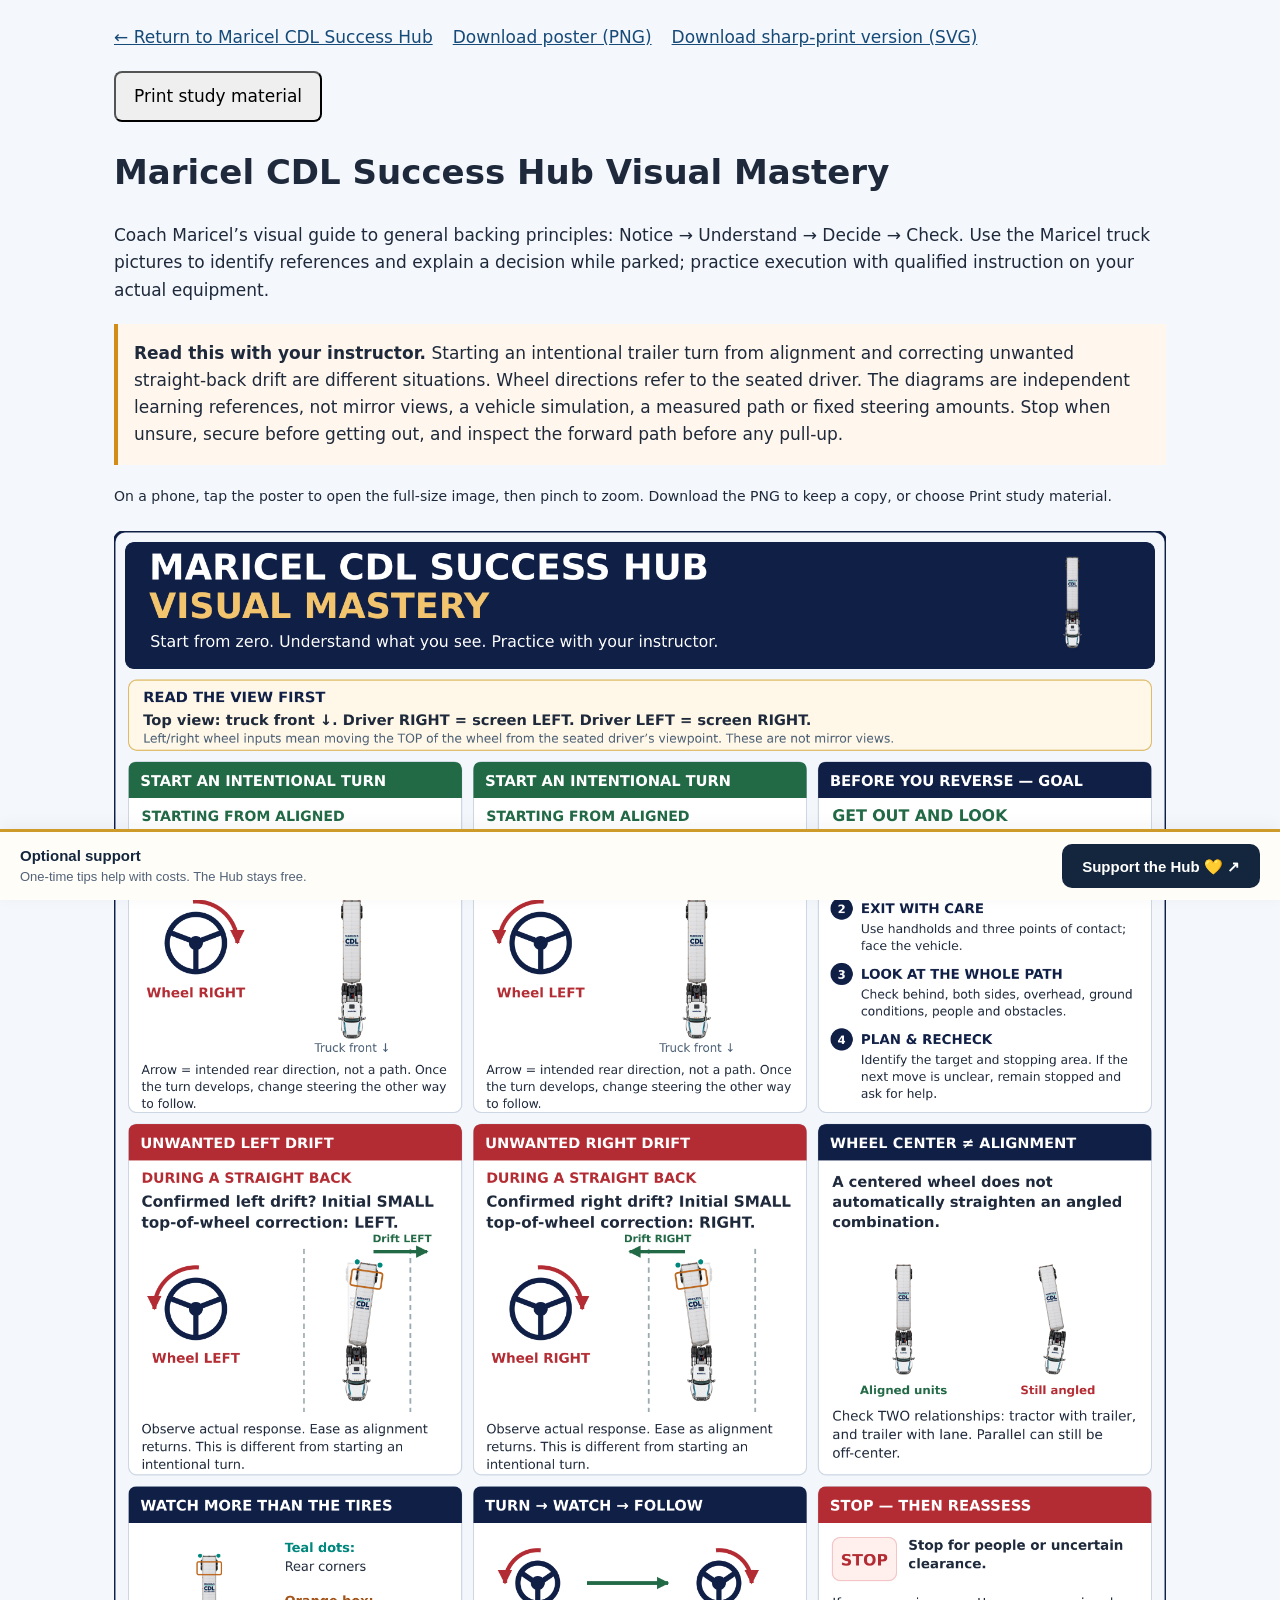
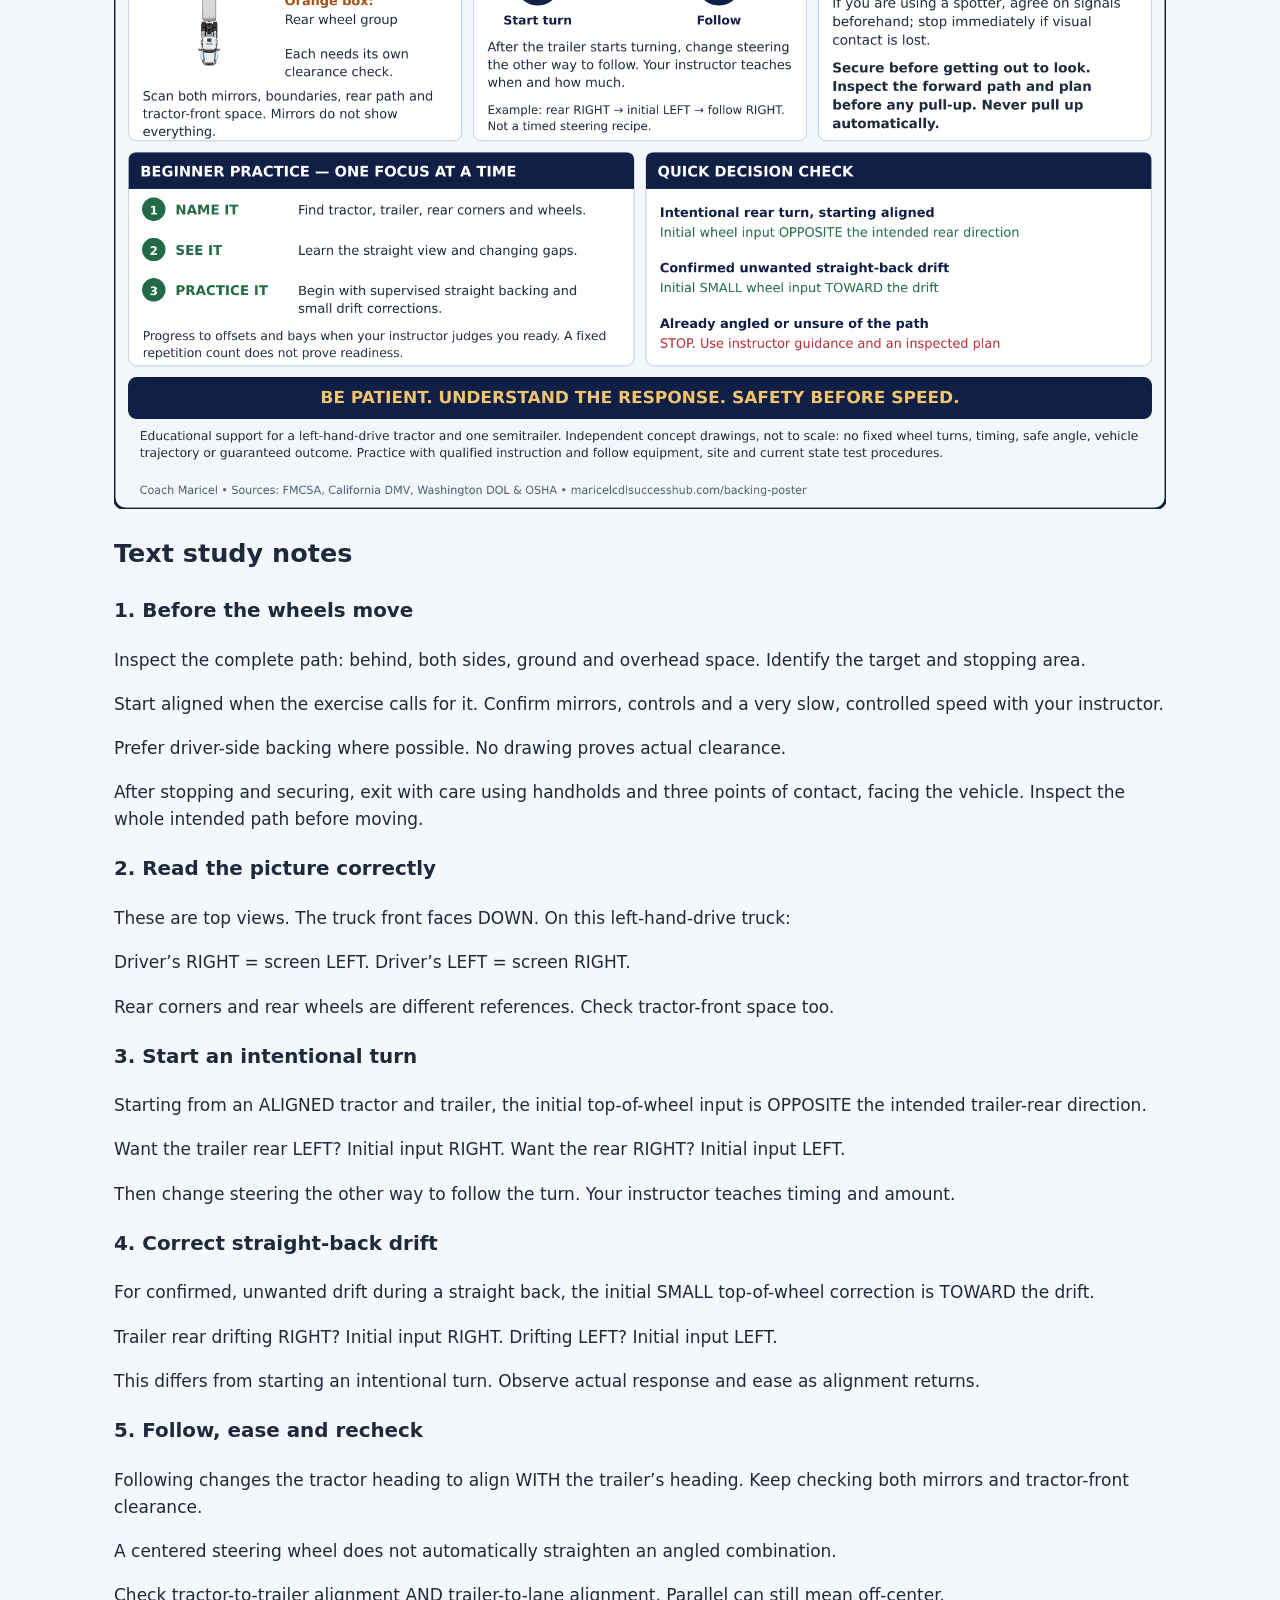
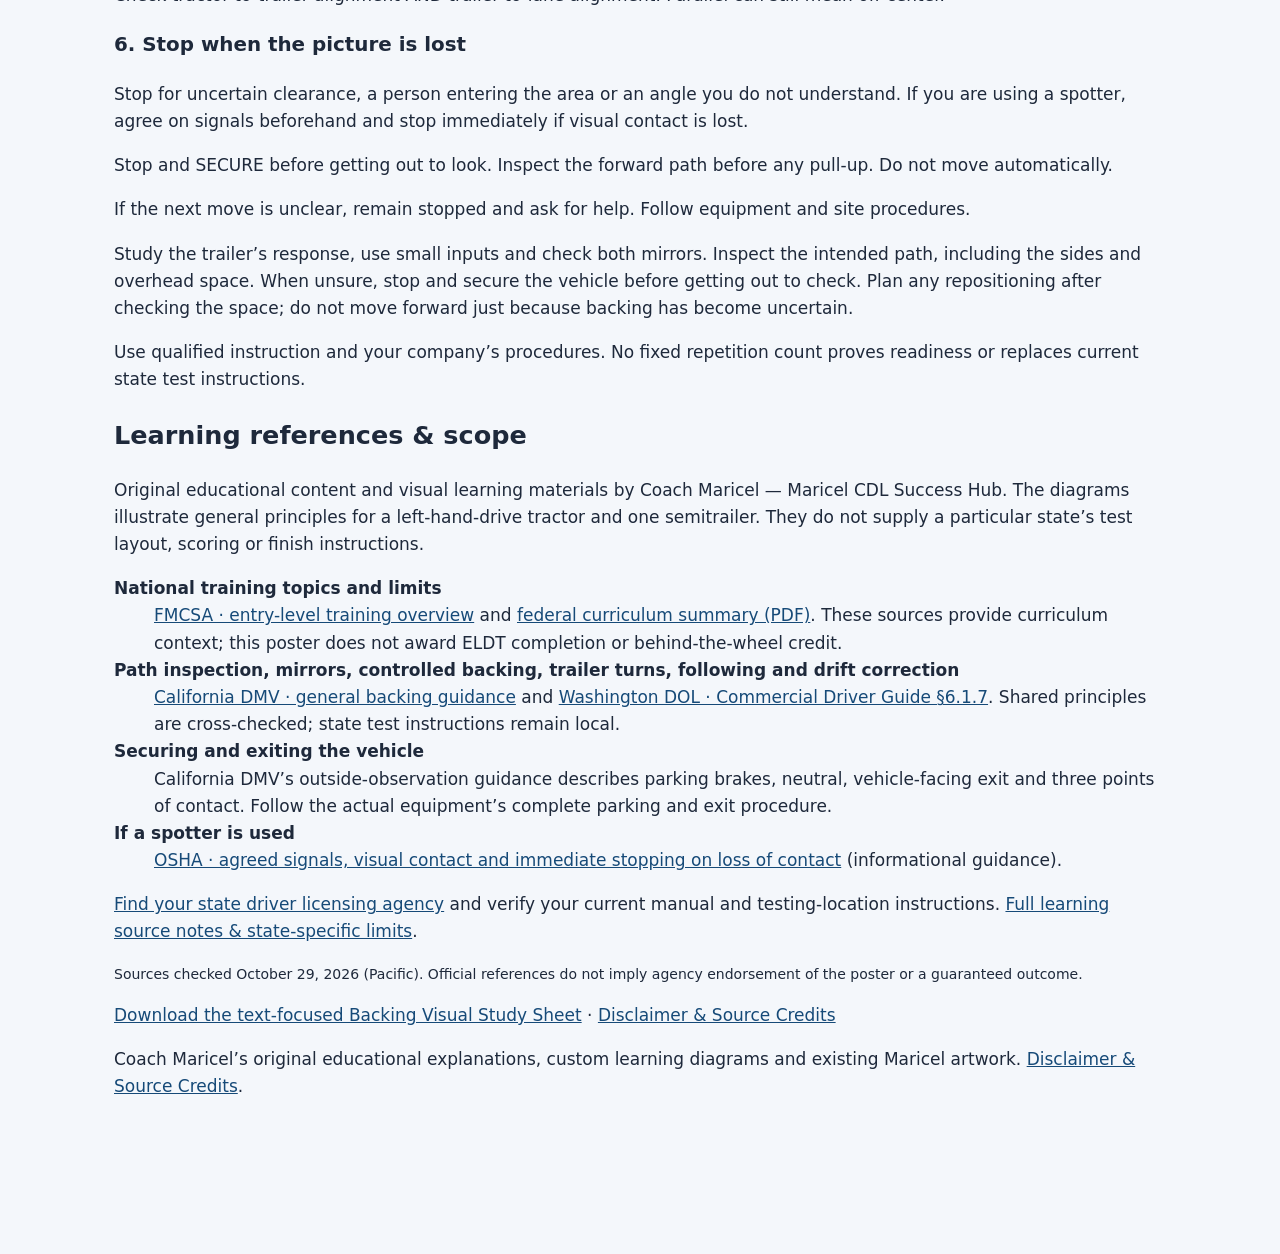
<file: backing-poster.html>
<!doctype html><html lang="en"><head><meta charset="utf-8"><meta name="viewport" content="width=device-width,initial-scale=1"><title>Visual Mastery | Maricel CDL Success Hub</title><style>*{box-sizing:border-box}body{margin:0;background:#f4f7fb;color:#1e293b;font:17px/1.6 system-ui,sans-serif}main{max-width:1100px;margin:auto;padding:24px}a{color:#164a78}.warning{background:#fff7ed;border-left:4px solid #d48c19;padding:16px;margin:20px 0}.actions{display:flex;gap:20px;flex-wrap:wrap}img{display:block;width:100%;height:auto;margin:24px 0}button{font:inherit;padding:10px 18px;border-radius:8px;cursor:pointer}.small{font-size:14px}@page{size:A3 portrait;margin:8mm}@media print{body{background:white}.actions,nav,.warning,.small,section,footer,.hub-support-bar,h1,main>p{display:none!important}main>a{display:block}main>a img{max-height:395mm;width:auto;max-width:100%;margin:0 auto}main{padding:0}.warning{font-size:11px;line-height:1.3;margin:8px 0}h1{font-size:18px}img{margin:10px 0}}</style><link rel="stylesheet" href="support-bar.css?v=36"></head><body class="hub-with-support"><main><nav class="actions"><a href="index.html">← Return to Maricel CDL Success Hub</a><a href="assets/maricel-visual-mastery.png?v=49" download="Maricel-CDL-Success-Hub-Visual-Mastery.png">Download poster (PNG)</a><a href="assets/maricel-visual-mastery.svg?v=49" download="Maricel-CDL-Success-Hub-Visual-Mastery.svg">Download sharp-print version (SVG)</a><button type="button" onclick="window.print()">Print study material</button></nav><h1>Maricel CDL Success Hub Visual Mastery</h1><p>Coach Maricel’s visual guide to general backing principles: Notice → Understand → Decide → Check. Use the Maricel truck pictures to identify references and explain a decision while parked; practice execution with qualified instruction on your actual equipment.</p><div class="warning"><strong>Read this with your instructor.</strong> Starting an intentional trailer turn from alignment and correcting unwanted straight-back drift are different situations. Wheel directions refer to the seated driver. The diagrams are independent learning references, not mirror views, a vehicle simulation, a measured path or fixed steering amounts. Stop when unsure, secure before getting out, and inspect the forward path before any pull-up.</div><p class="small">On a phone, tap the poster to open the full-size image, then pinch to zoom. Download the PNG to keep a copy, or choose Print study material.</p><a href="assets/maricel-visual-mastery.png?v=49"><img src="assets/maricel-visual-mastery.png?v=49" width="1800" height="2700" alt="Maricel CDL Success Hub Visual Mastery: left and right intentional-turn and drift diagrams; GOAL; alignment; rear corners and wheels; following; stop decisions and beginner practice."></a><section id="study-notes"><h2>Text study notes</h2><h3>1. Before the wheels move</h3><p>Inspect the complete path: behind, both sides, ground and overhead space. Identify the target and stopping area.</p><p>Start aligned when the exercise calls for it. Confirm mirrors, controls and a very slow, controlled speed with your instructor.</p><p>Prefer driver-side backing where possible. No drawing proves actual clearance.</p><p>After stopping and securing, exit with care using handholds and three points of contact, facing the vehicle. Inspect the whole intended path before moving.</p><h3>2. Read the picture correctly</h3><p>These are top views. The truck front faces DOWN. On this left-hand-drive truck:</p><p>Driver’s RIGHT = screen LEFT. Driver’s LEFT = screen RIGHT.</p><p>Rear corners and rear wheels are different references. Check tractor-front space too.</p><h3>3. Start an intentional turn</h3><p>Starting from an ALIGNED tractor and trailer, the initial top-of-wheel input is OPPOSITE the intended trailer-rear direction.</p><p>Want the trailer rear LEFT? Initial input RIGHT. Want the rear RIGHT? Initial input LEFT.</p><p>Then change steering the other way to follow the turn. Your instructor teaches timing and amount.</p><h3>4. Correct straight-back drift</h3><p>For confirmed, unwanted drift during a straight back, the initial SMALL top-of-wheel correction is TOWARD the drift.</p><p>Trailer rear drifting RIGHT? Initial input RIGHT. Drifting LEFT? Initial input LEFT.</p><p>This differs from starting an intentional turn. Observe actual response and ease as alignment returns.</p><h3>5. Follow, ease and recheck</h3><p>Following changes the tractor heading to align WITH the trailer’s heading. Keep checking both mirrors and tractor-front clearance.</p><p>A centered steering wheel does not automatically straighten an angled combination.</p><p>Check tractor-to-trailer alignment AND trailer-to-lane alignment. Parallel can still mean off-center.</p><h3>6. Stop when the picture is lost</h3><p>Stop for uncertain clearance, a person entering the area or an angle you do not understand. If you are using a spotter, agree on signals beforehand and stop immediately if visual contact is lost.</p><p>Stop and SECURE before getting out to look. Inspect the forward path before any pull-up. Do not move automatically.</p><p>If the next move is unclear, remain stopped and ask for help. Follow equipment and site procedures.</p><p>Study the trailer’s response, use small inputs and check both mirrors. Inspect the intended path, including the sides and overhead space. When unsure, stop and secure the vehicle before getting out to check. Plan any repositioning after checking the space; do not move forward just because backing has become uncertain.</p><p>Use qualified instruction and your company’s procedures. No fixed repetition count proves readiness or replaces current state test instructions.</p><section id="sources"><h2>Learning references &amp; scope</h2><p>Original educational content and visual learning materials by Coach Maricel — Maricel CDL Success Hub. The diagrams illustrate general principles for a left-hand-drive tractor and one semitrailer. They do not supply a particular state’s test layout, scoring or finish instructions.</p><dl><dt><strong>National training topics and limits</strong></dt><dd><a href="https://www.fmcsa.dot.gov/registration/commercial-drivers-license/entry-level-driver-training-eldt" target="_blank" rel="noopener noreferrer">FMCSA · entry-level training overview</a> and <a href="https://tpr.fmcsa.dot.gov/content/Resources/ELDT-Curriculum-Summary_508.pdf" target="_blank" rel="noopener noreferrer">federal curriculum summary (PDF)</a>. These sources provide curriculum context; this poster does not award ELDT completion or behind-the-wheel credit.</dd><dt><strong>Path inspection, mirrors, controlled backing, trailer turns, following and drift correction</strong></dt><dd><a href="https://www.dmv.ca.gov/portal/driver-education-and-safety/special-interest-driver-guides/truck-drivers/" target="_blank" rel="noopener noreferrer">California DMV · general backing guidance</a> and <a href="https://dol.wa.gov/driver-licenses-and-permits/commercial-driver-licenses-cdl/cdl-training-and-testing/commercial-driver-guides/commercial-driver-guide-text-only" target="_blank" rel="noopener noreferrer">Washington DOL · Commercial Driver Guide §6.1.7</a>. Shared principles are cross-checked; state test instructions remain local.</dd><dt><strong>Securing and exiting the vehicle</strong></dt><dd>California DMV’s outside-observation guidance describes parking brakes, neutral, vehicle-facing exit and three points of contact. Follow the actual equipment’s complete parking and exit procedure.</dd><dt><strong>If a spotter is used</strong></dt><dd><a href="https://www.osha.gov/preventing-backovers/solutions" target="_blank" rel="noopener noreferrer">OSHA · agreed signals, visual contact and immediate stopping on loss of contact</a> (informational guidance).</dd></dl><p><a href="https://www.fmcsa.dot.gov/registration/commercial-drivers-license/state-resources-and-programs" target="_blank" rel="noopener noreferrer">Find your state driver licensing agency</a> and verify your current manual and testing-location instructions. <a href="disclaimer.html#learning-source-credits" target="_blank" rel="noopener noreferrer">Full learning source notes &amp; state-specific limits</a>.</p><p class="small">Sources checked October 29, 2026 (Pacific). Official references do not imply agency endorsement of the poster or a guaranteed outcome.</p><p><a href="assets/maricel-backing-study-sheet.svg?v=49" download="Maricel-Backing-Study-Sheet.svg">Download the text-focused Backing Visual Study Sheet</a> · <a href="disclaimer.html">Disclaimer &amp; Source Credits</a></p></section></section><footer><p>Coach Maricel’s original educational explanations, custom learning diagrams and existing Maricel artwork. <a href="disclaimer.html">Disclaimer &amp; Source Credits</a>.</p></footer></main><aside class="hub-support-bar" aria-label="Optional support for Maricel CDL Success Hub"><div class="hub-support-copy"><strong>Optional support</strong><span>One-time tips help with costs. The Hub stays free.</span></div><a href="support.html" target="_blank" rel="noopener noreferrer" aria-label="Support the Hub — optional Stripe or Venmo support, opens a new tab">Support the Hub 💛 ↗</a></aside></body></html>
</file>
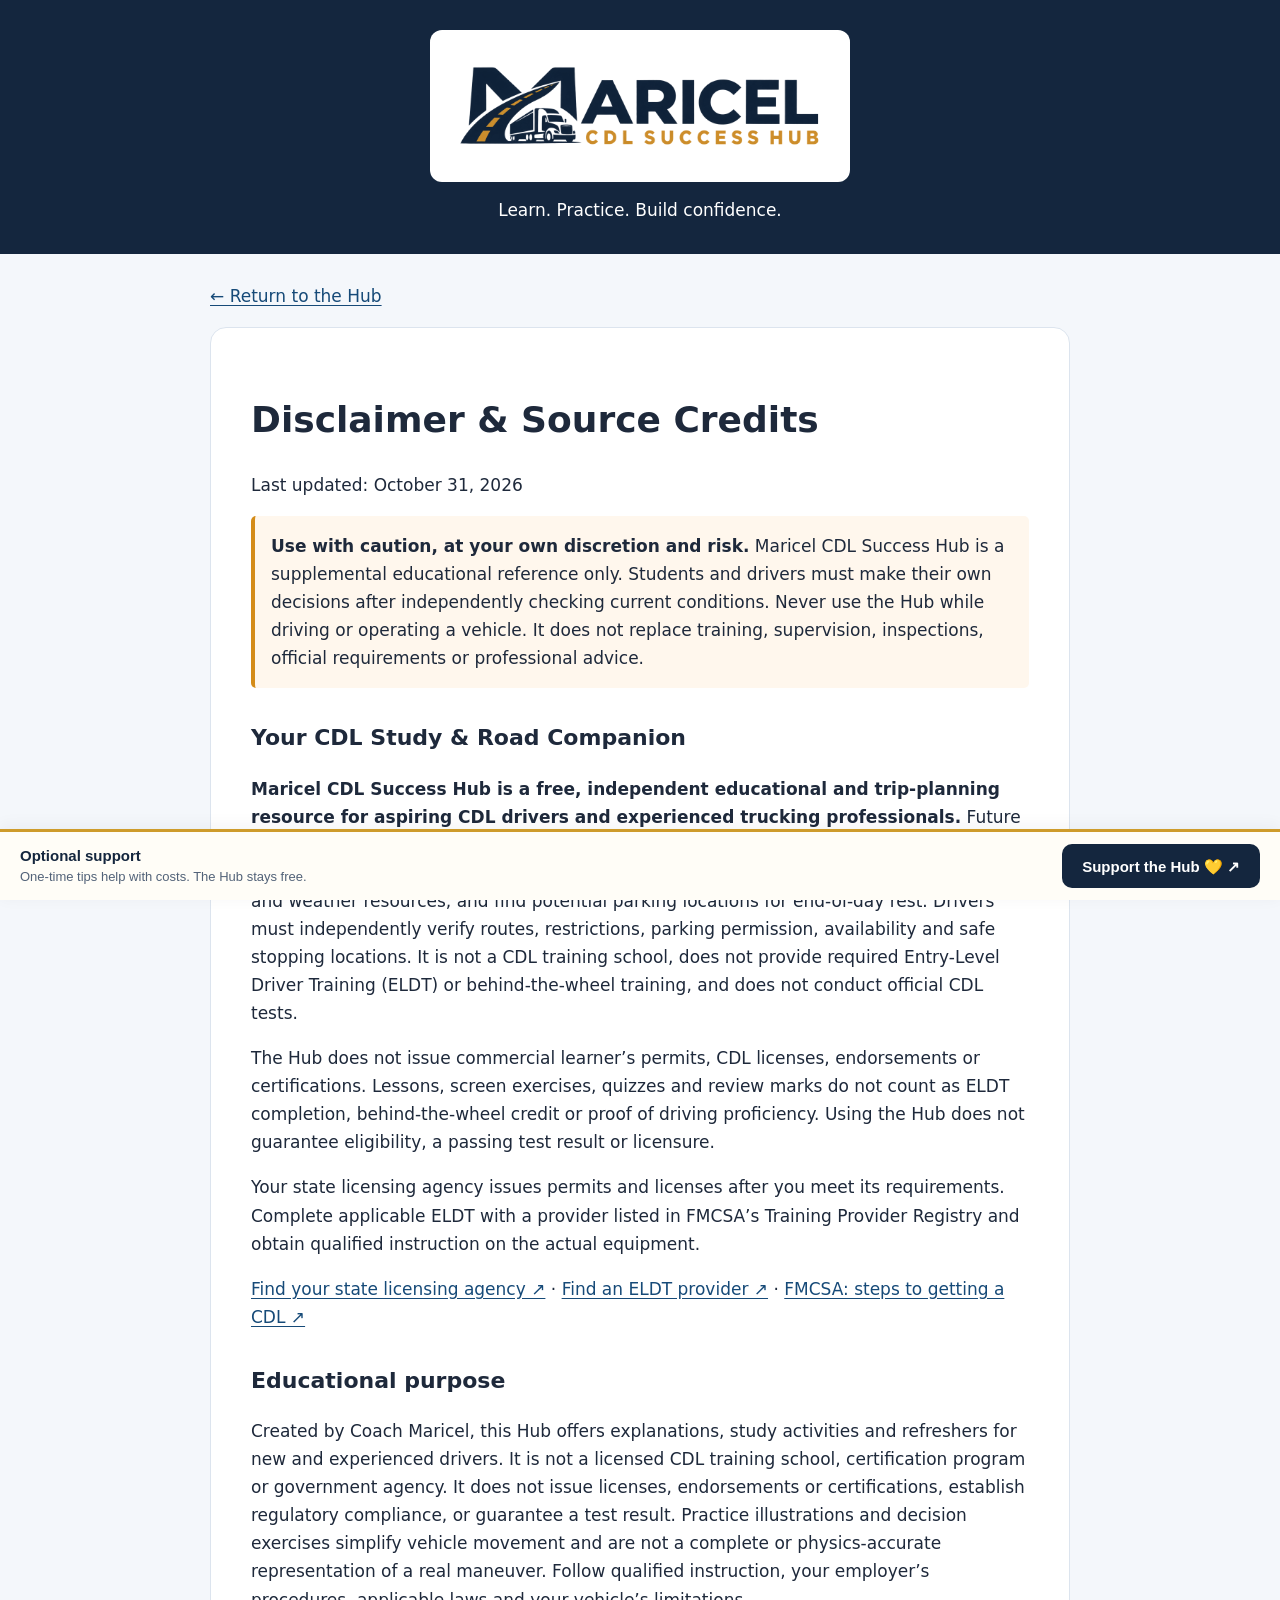
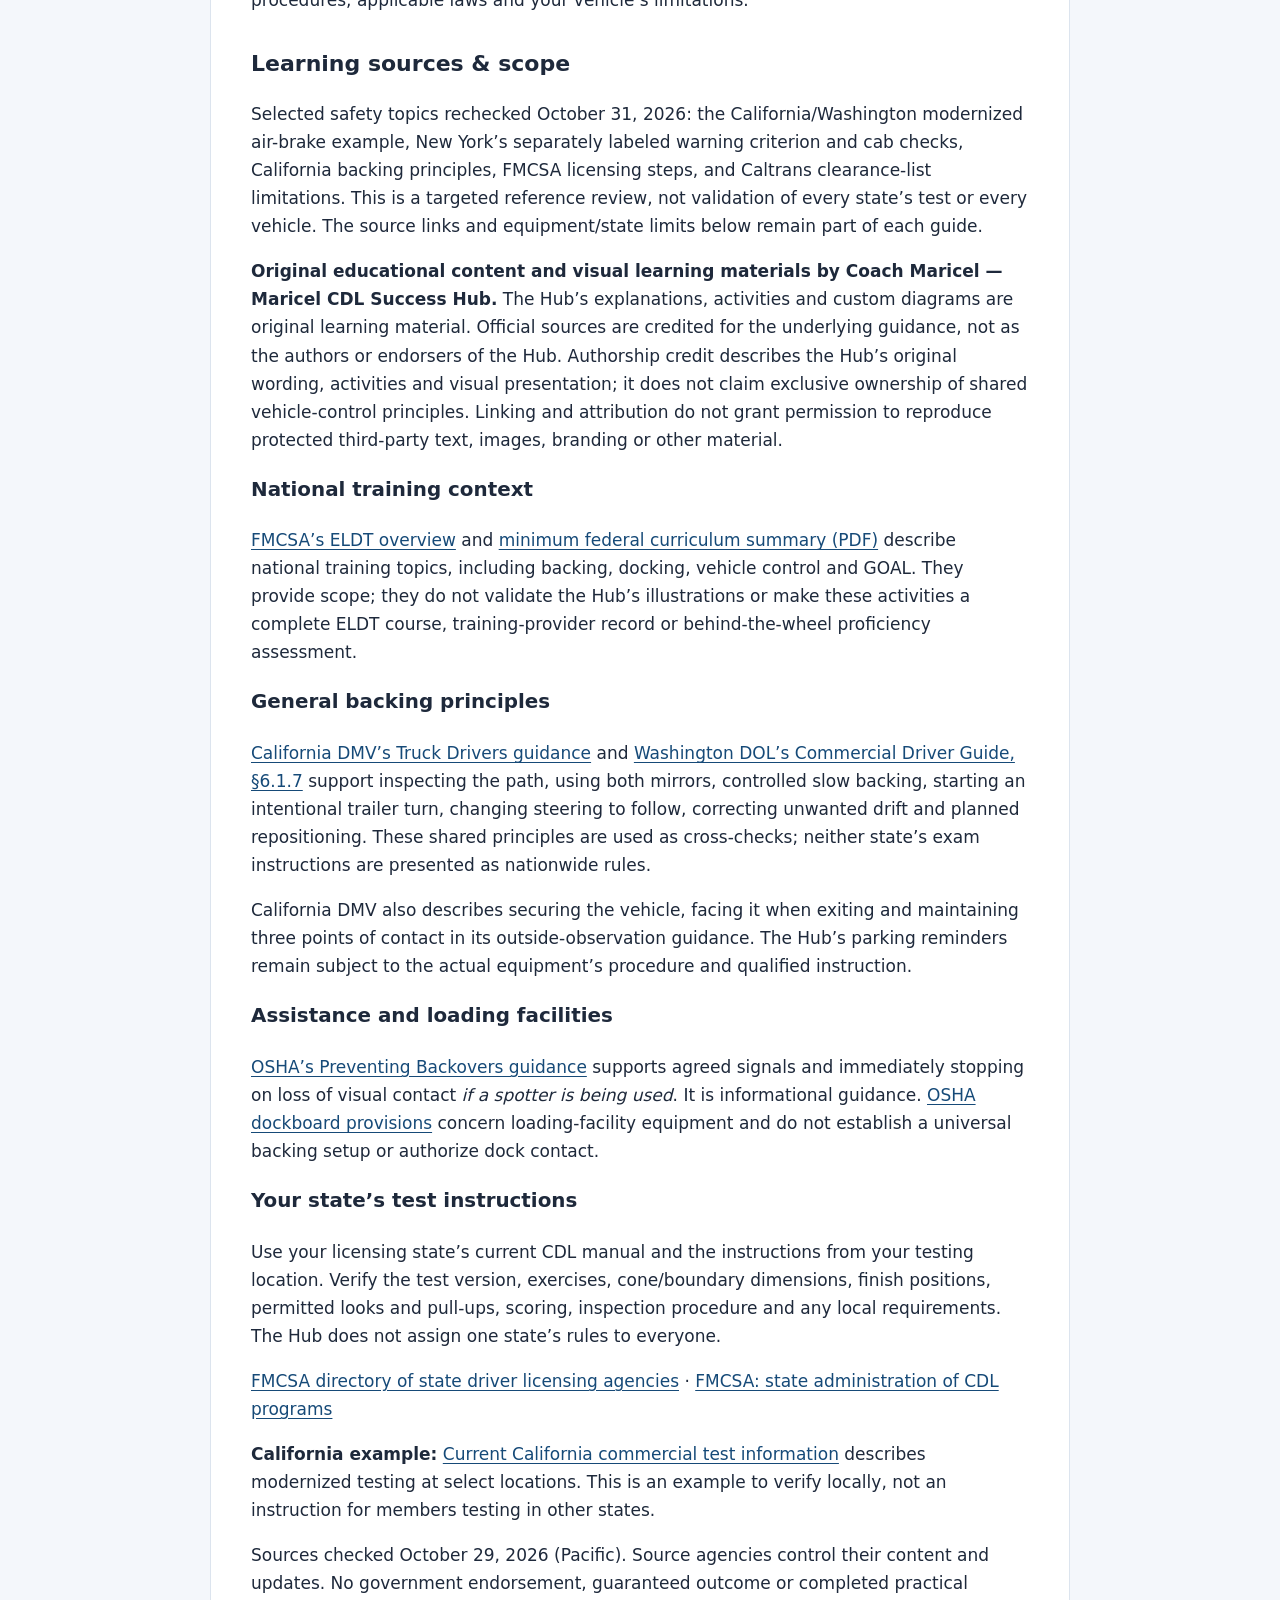
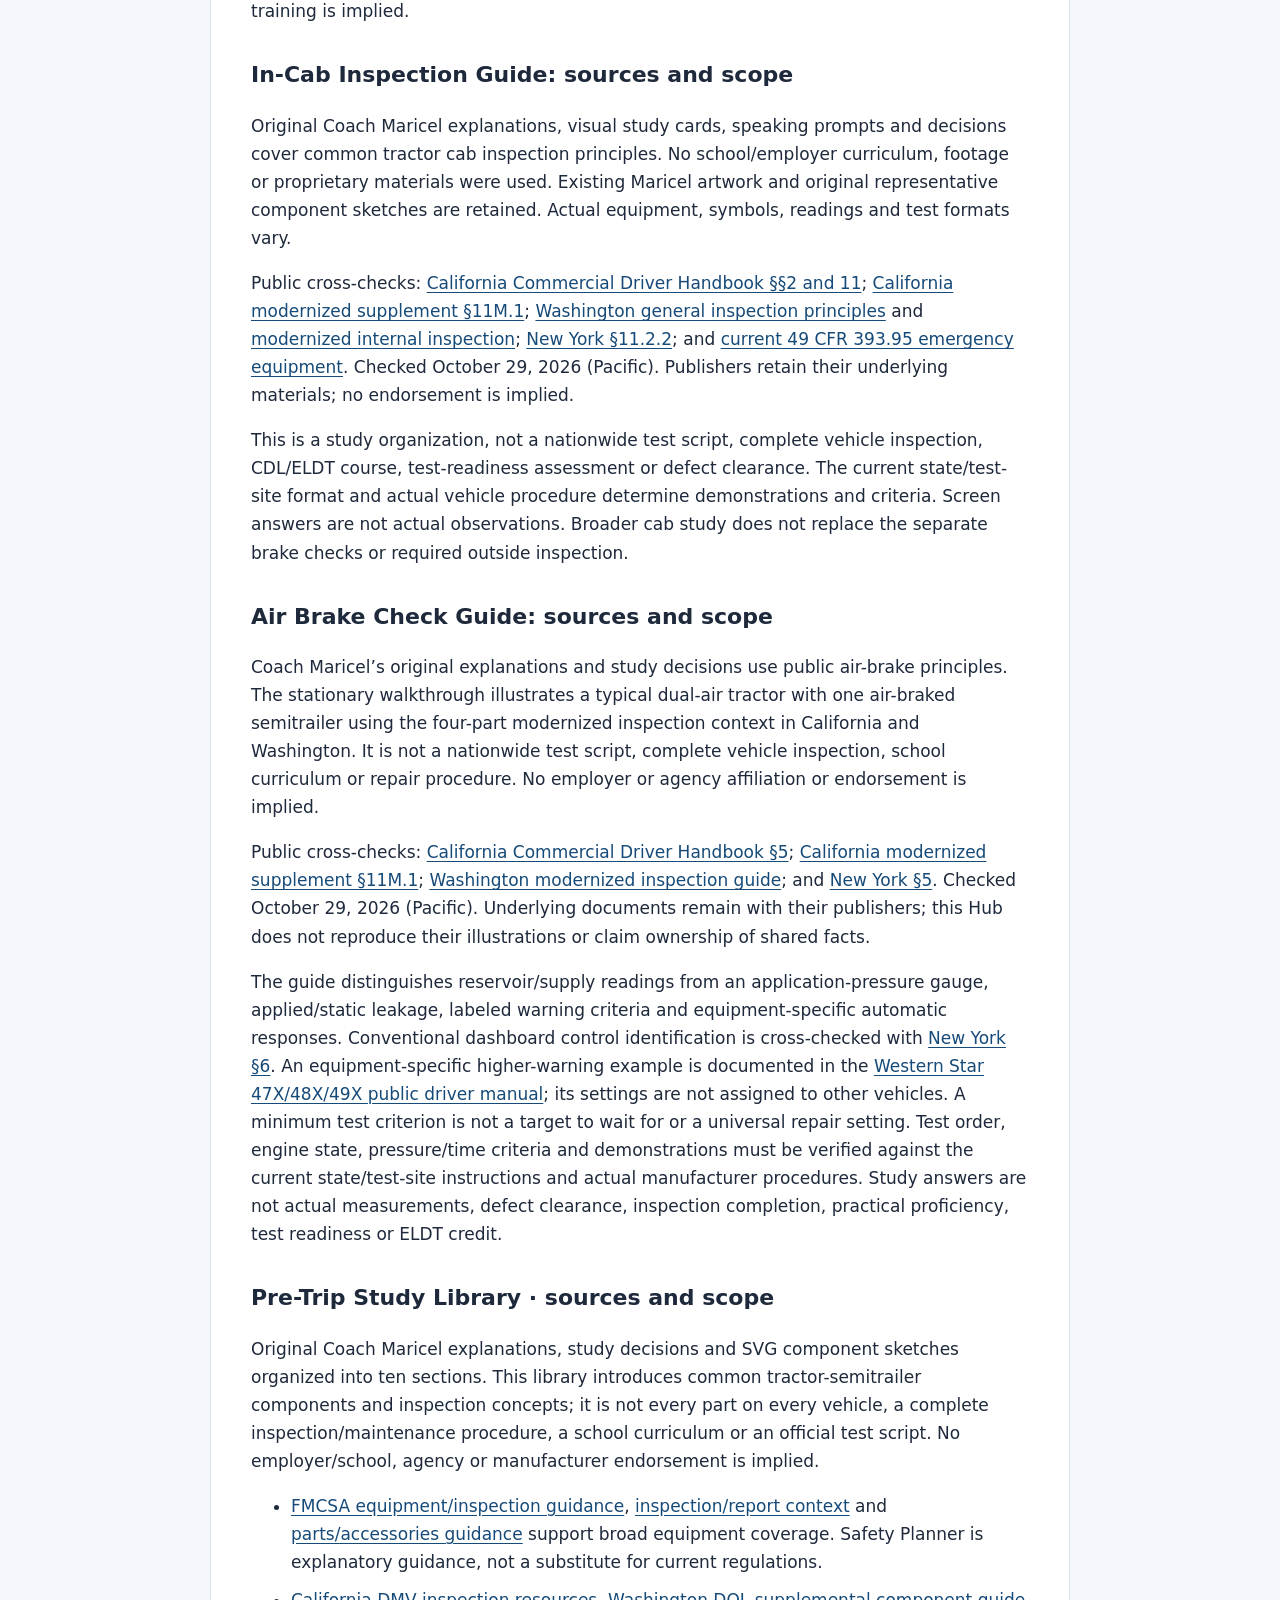
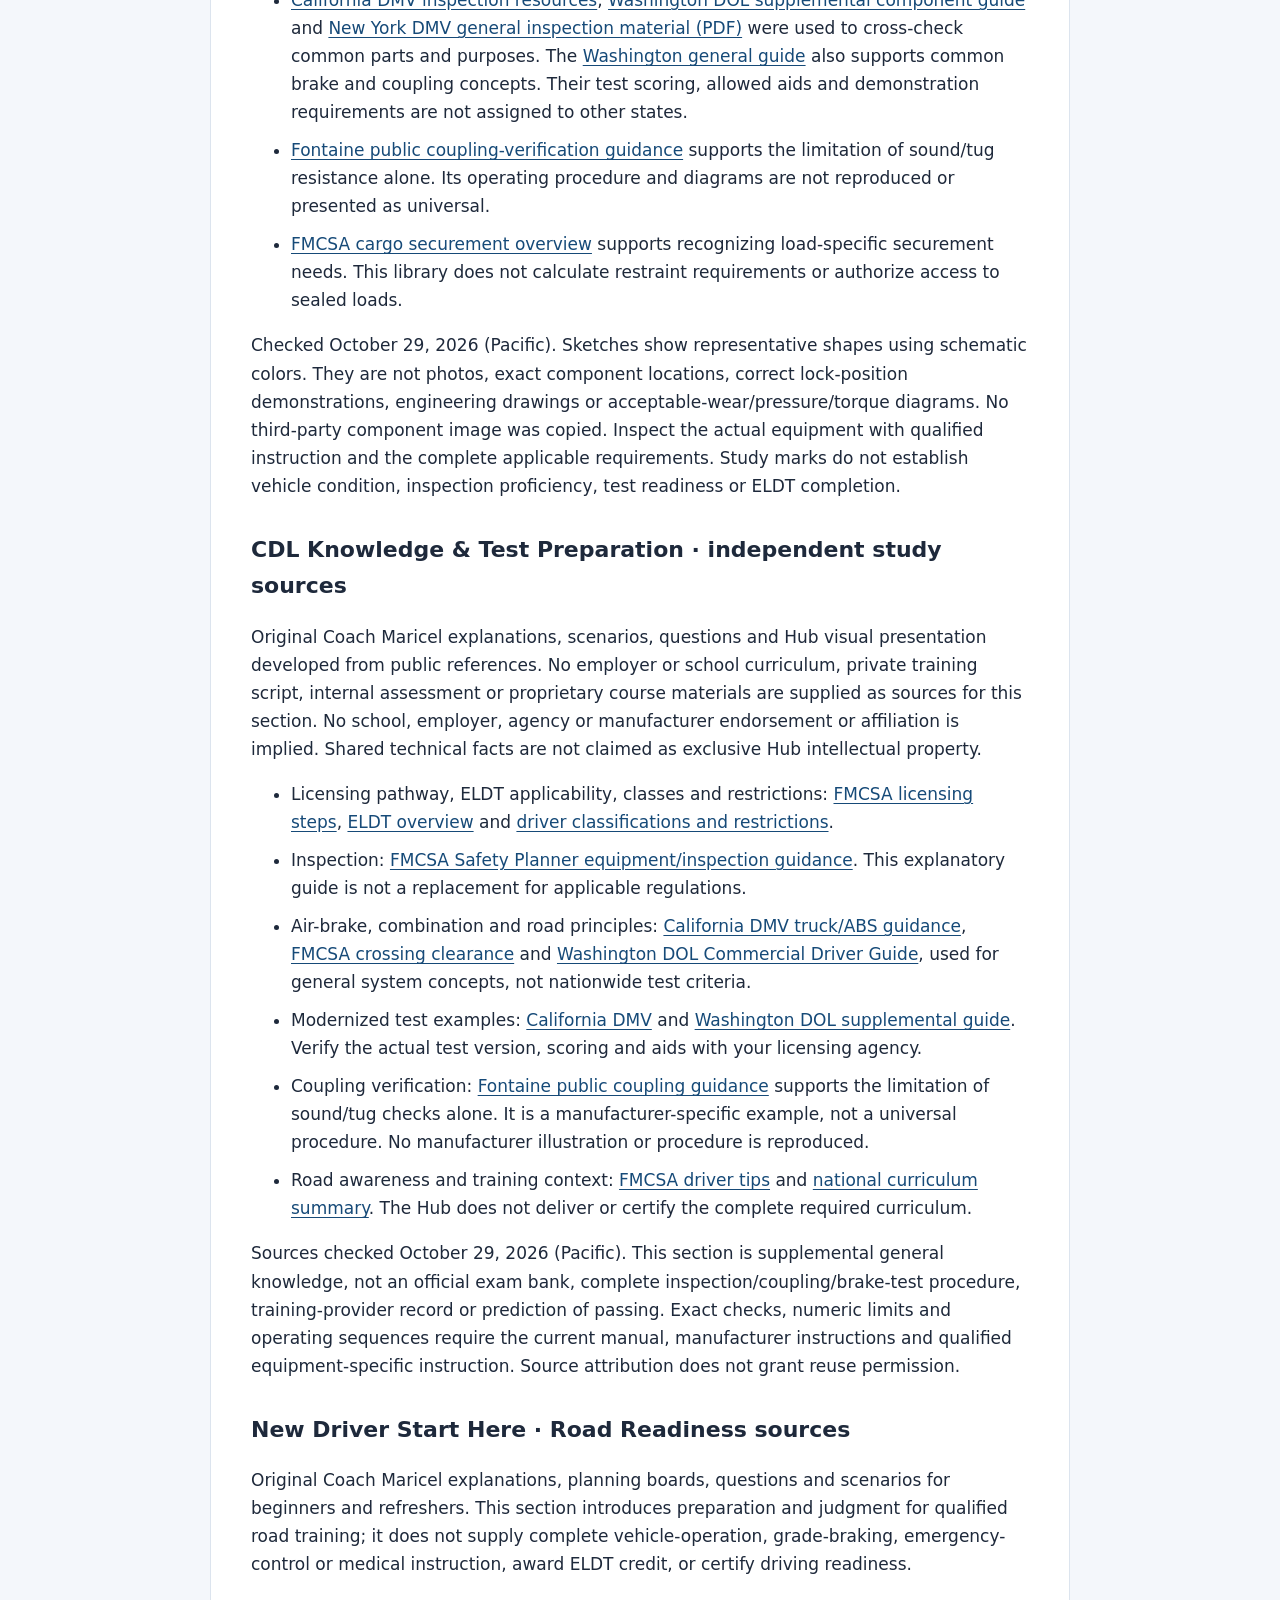
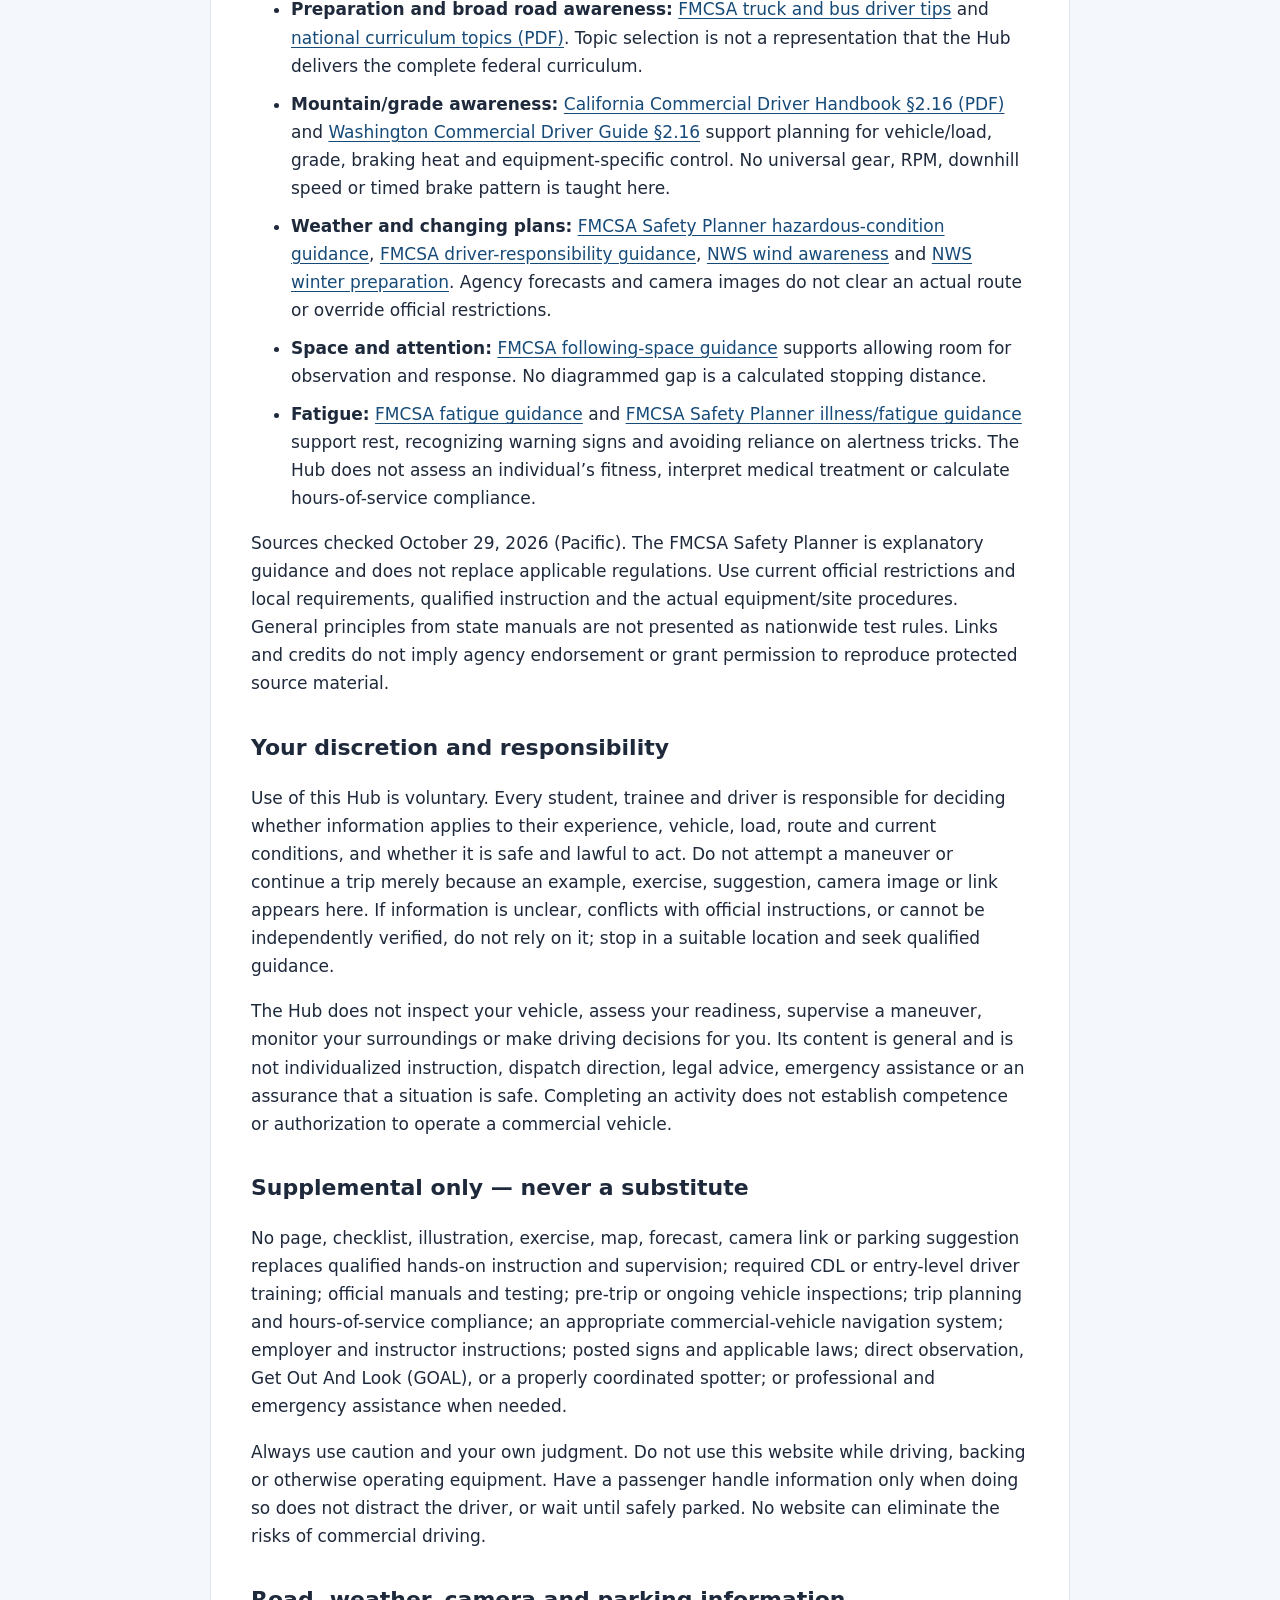
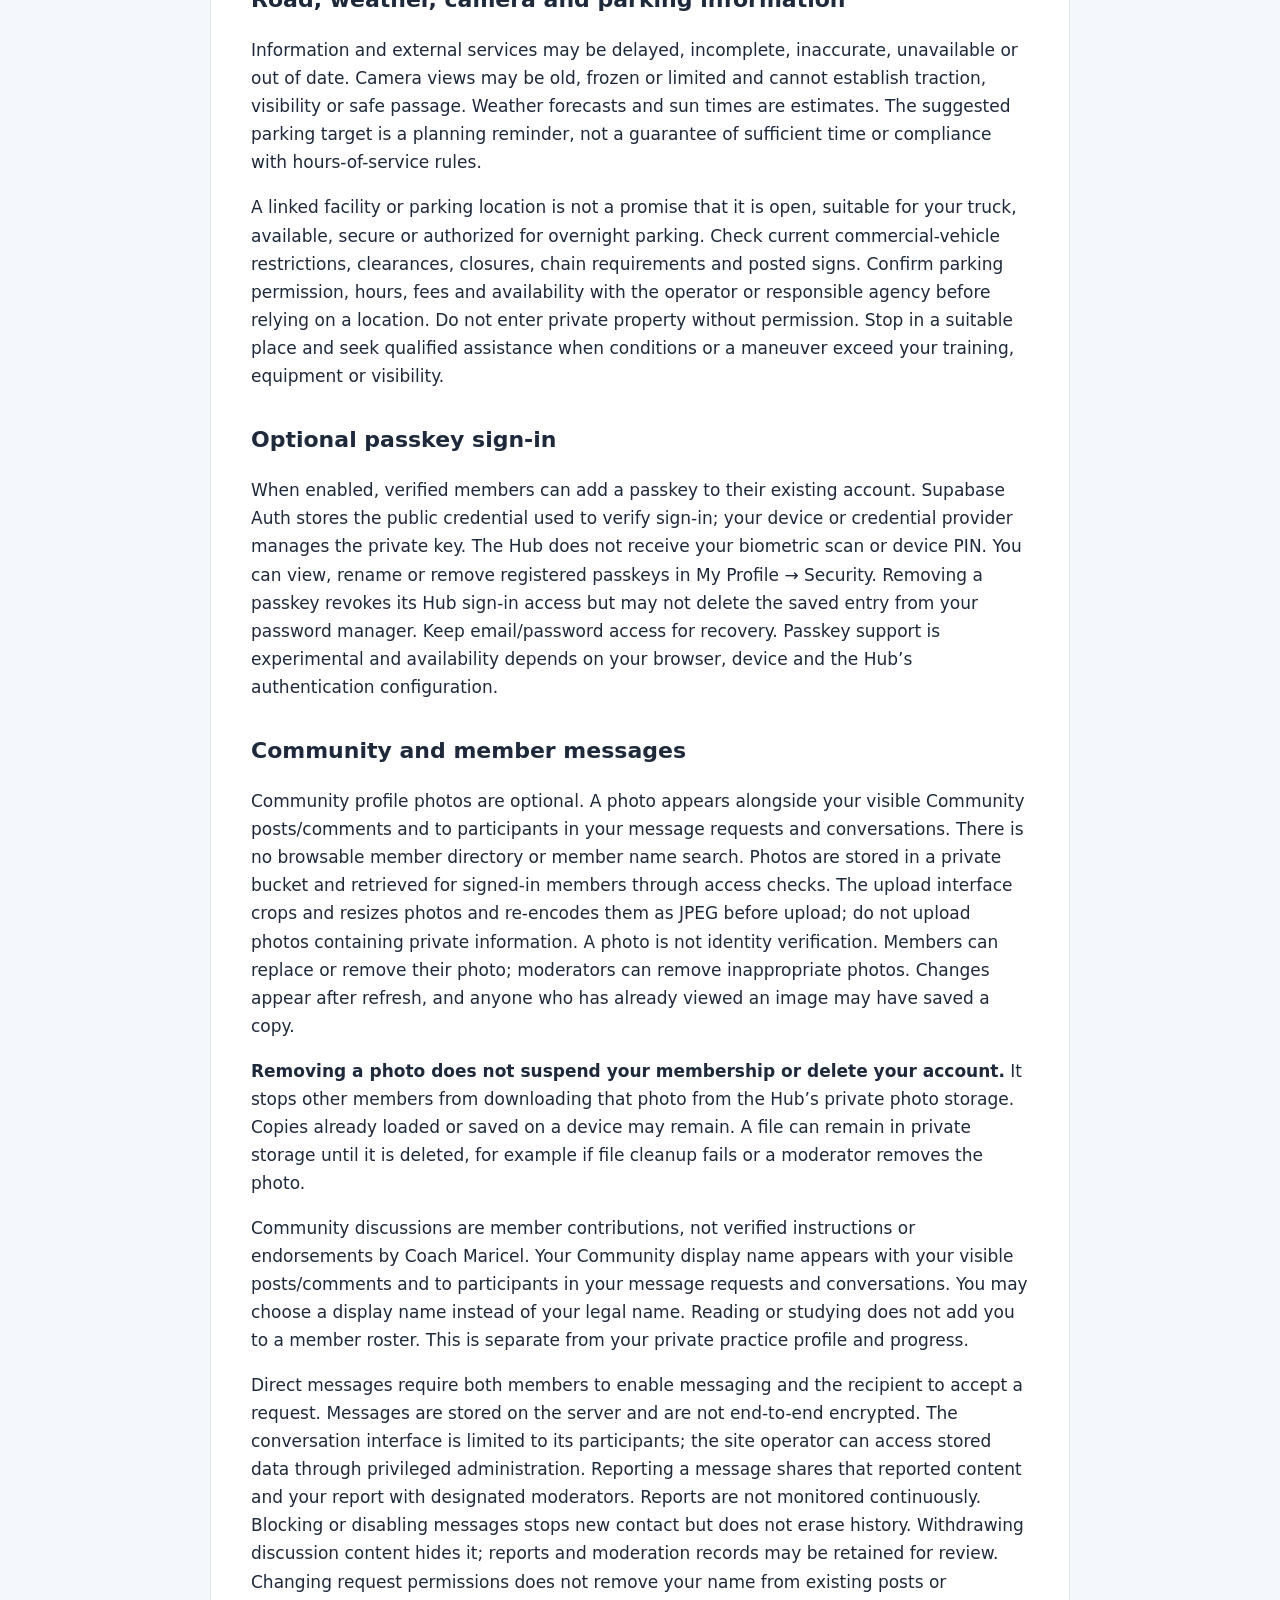
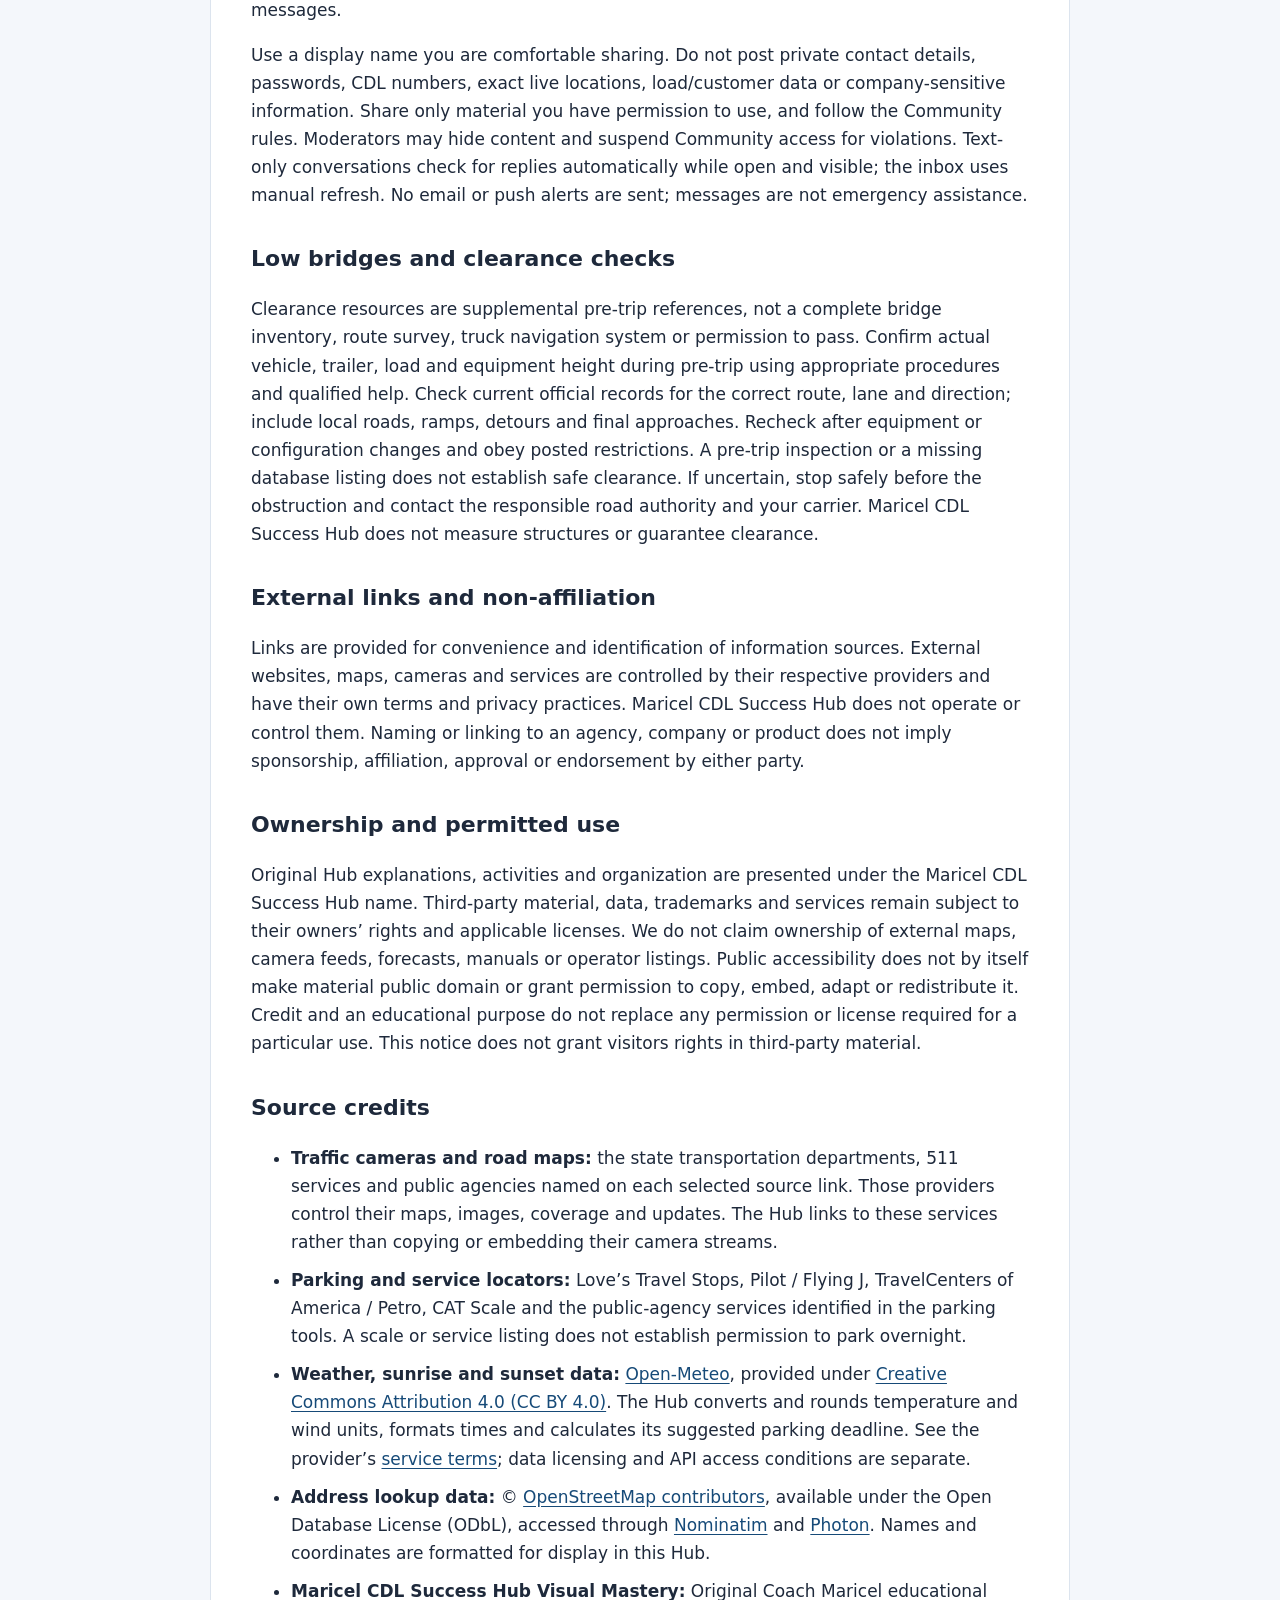
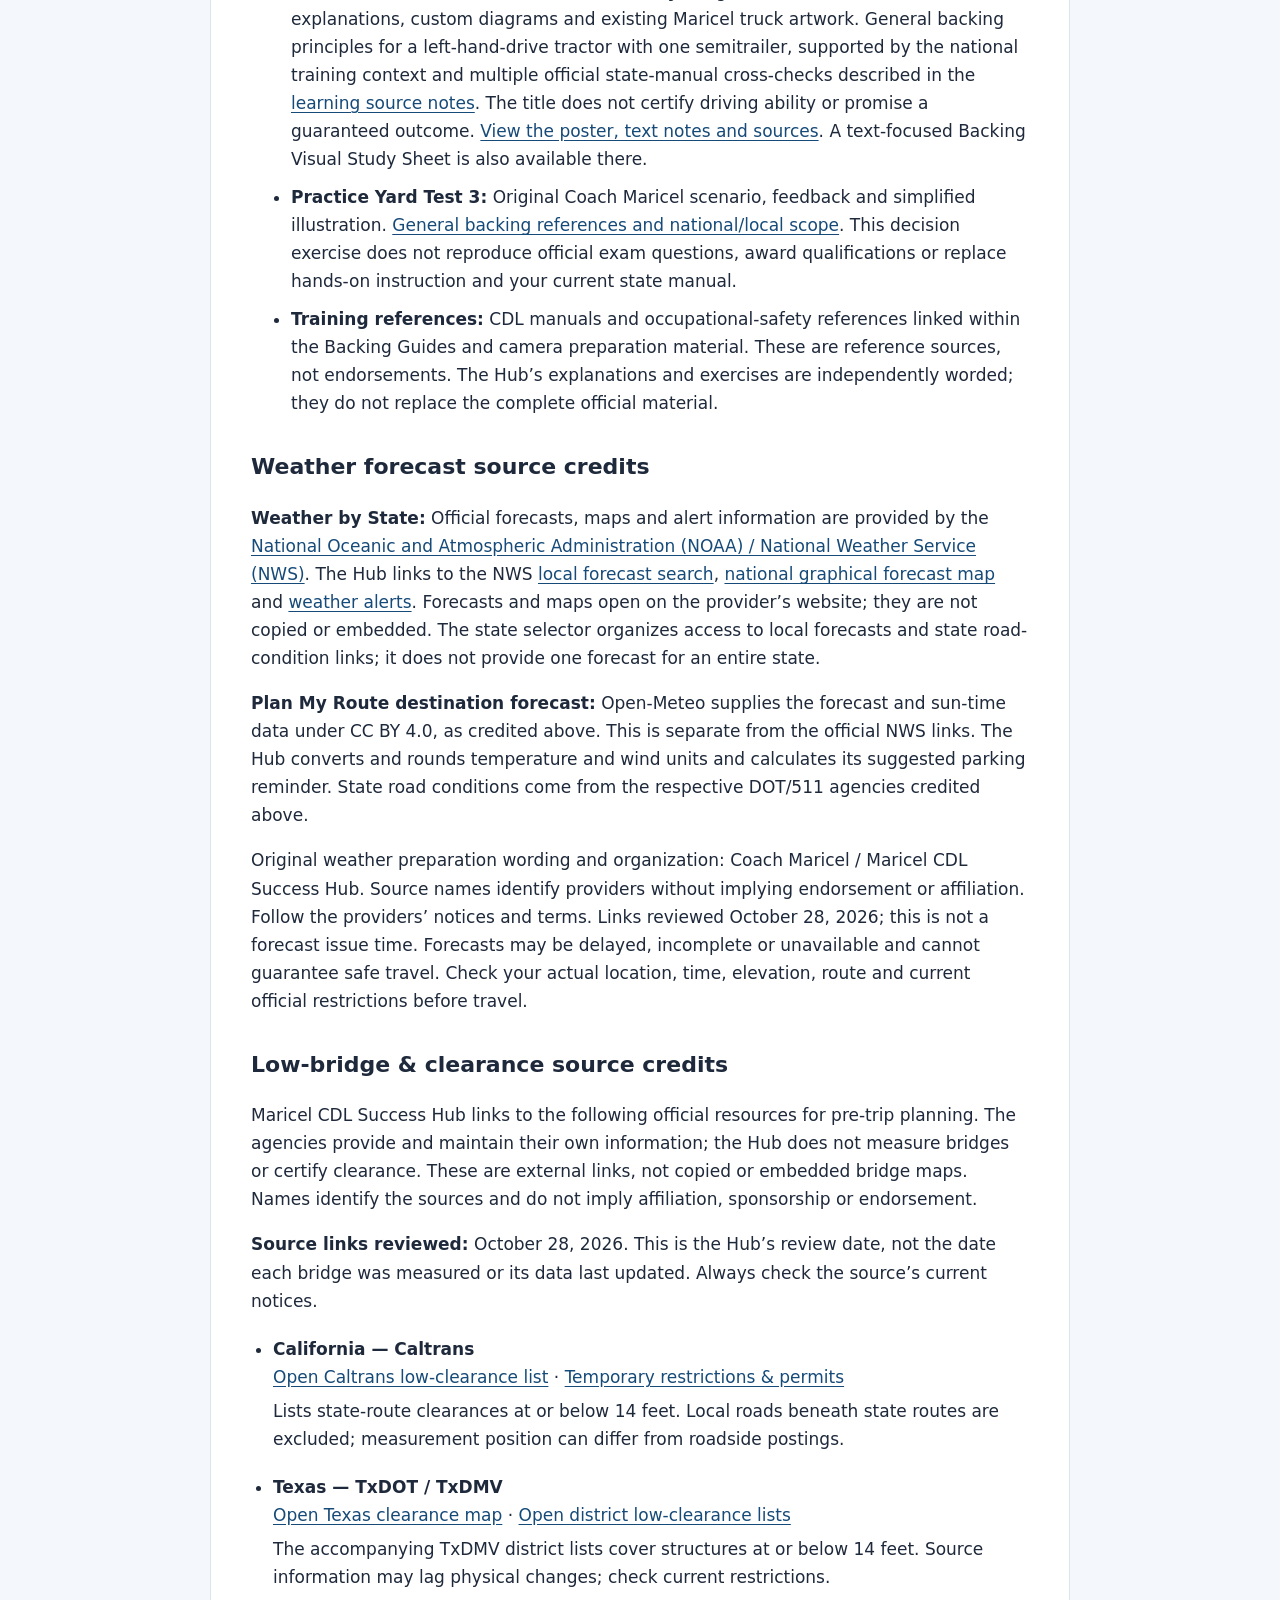
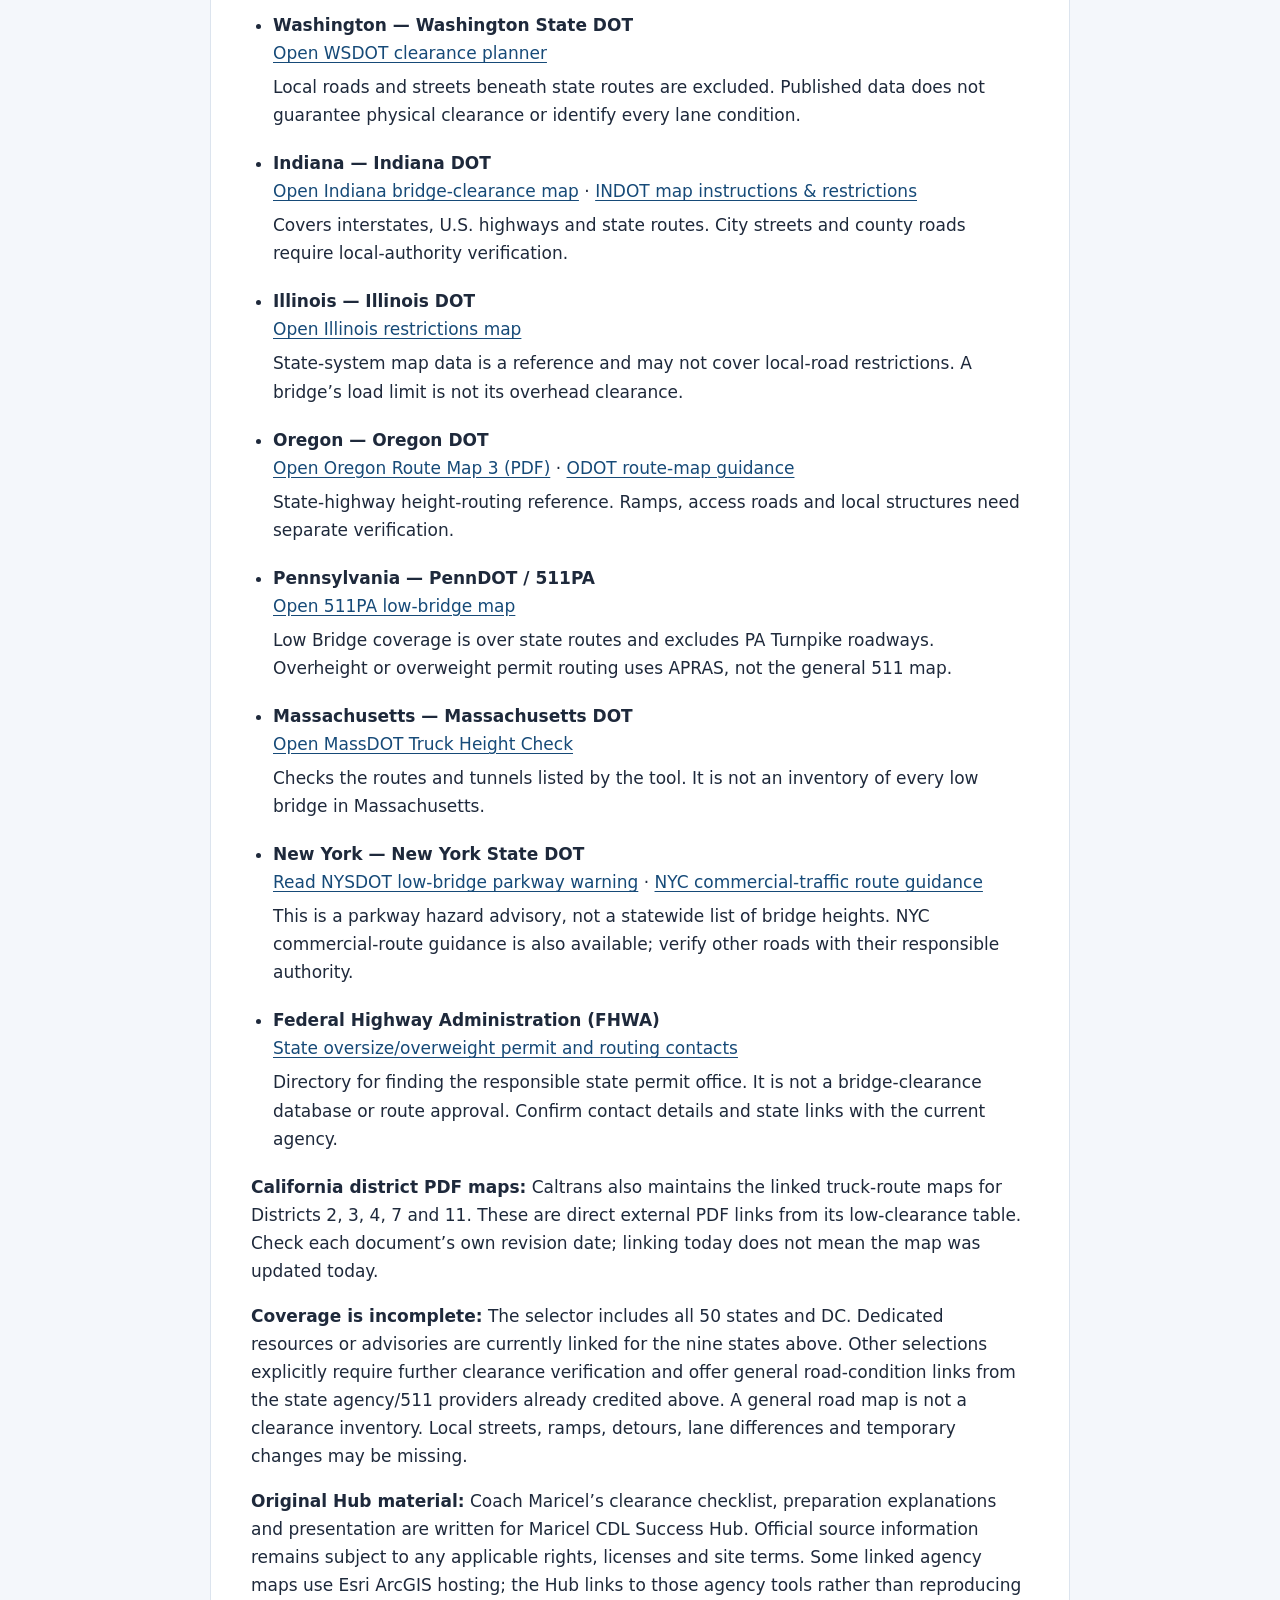
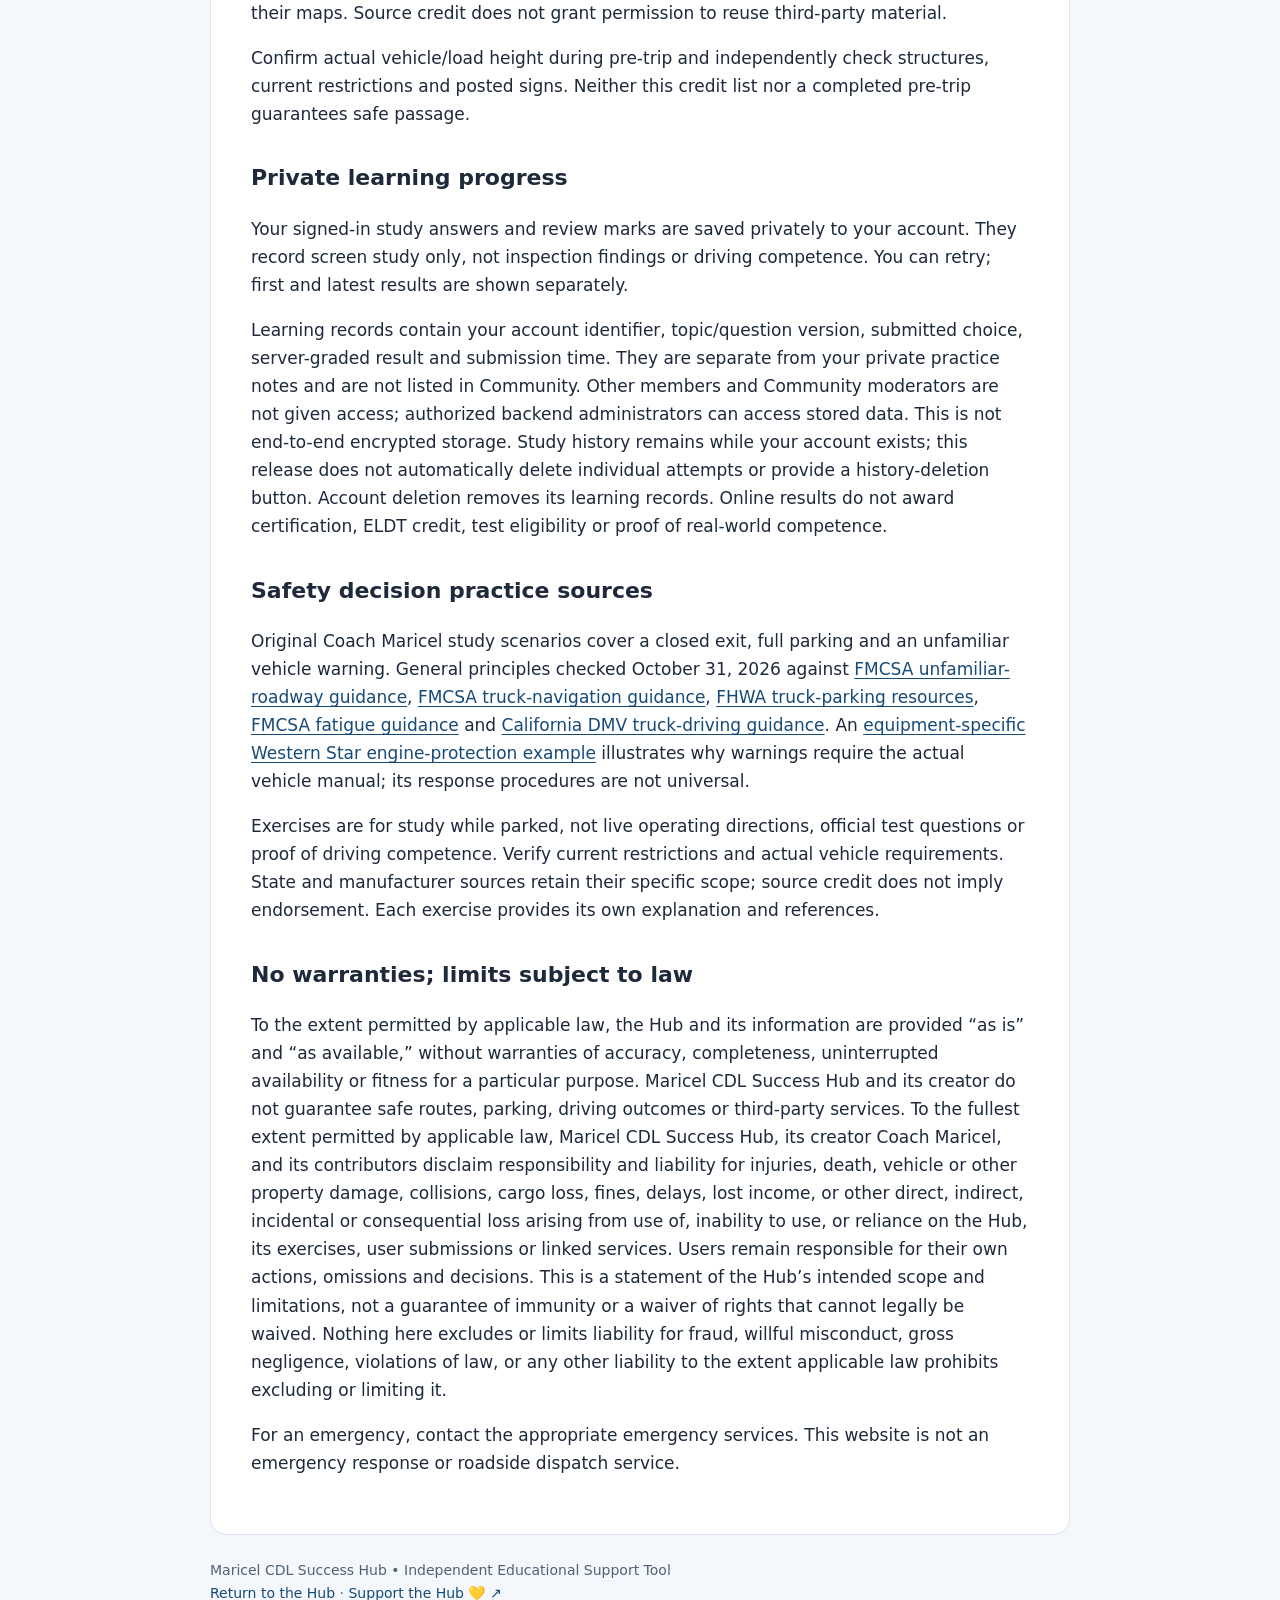
<file: disclaimer.html>
<!doctype html>
<html lang="en"><head><meta charset="utf-8"><meta name="viewport" content="width=device-width,initial-scale=1"><title>Disclaimer &amp; Source Credits | Maricel CDL Success Hub</title><meta name="description" content="Educational-use disclaimer, safety limitations, external source credits and ownership notices for Maricel CDL Success Hub."><style>
*{box-sizing:border-box}body{margin:0;background:#f4f7fb;color:#1e293b;font:17px/1.65 system-ui,sans-serif}header{background:#14263e;color:white;text-align:center;padding:30px max(20px,calc((100% - 860px)/2))}header p{margin:0}main{max-width:900px;margin:28px auto;padding:0 20px 40px}article{background:white;border:1px solid #dce4ee;border-radius:16px;padding:clamp(20px,4vw,40px)}h1{font-size:clamp(26px,5vw,36px);line-height:1.2}h2{font-size:22px;margin-top:32px}a{color:#164a78;text-underline-offset:3px}a:focus-visible{outline:3px solid #d48c19;outline-offset:4px}.notice{background:#fff7ed;border-left:4px solid #d48c19;padding:16px;border-radius:5px}li{margin:10px 0}footer{margin-top:24px;font-size:14px;color:#526175}
.brand-lockup{display:block;background:#fff;border-radius:12px;padding:12px 18px;width:min(100%,420px);margin:0 auto 14px}.brand-lockup img{display:block;width:100%;height:auto}#weather-source-credits{display:block;scroll-margin-top:24px}#clearance-source-credits{display:block;scroll-margin-top:24px}.clearance-credit-list{padding-left:22px}.clearance-credit-list li{margin:20px 0}.clearance-credit-list p{margin:6px 0 0}.clearance-credit-list a{overflow-wrap:anywhere}</style><link rel="stylesheet" href="support-bar.css?v=36"></head><body class="hub-with-support"><header><a class="brand-lockup" href="index.html"><img src="assets/maricel-cdl-logo.png" alt="Maricel CDL Success Hub — return to the Hub" width="2048" height="683"></a><p>Learn. Practice. Build confidence.</p></header><main><p><a href="index.html">← Return to the Hub</a></p><article>
<h1>Disclaimer &amp; Source Credits</h1><p>Last updated: October 31, 2026</p>
<p class="notice"><strong>Use with caution, at your own discretion and risk.</strong> Maricel CDL Success Hub is a supplemental educational reference only. Students and drivers must make their own decisions after independently checking current conditions. Never use the Hub while driving or operating a vehicle. It does not replace training, supervision, inspections, official requirements or professional advice.</p>
<section id="study-tool-scope"><h2>Your CDL Study &amp; Road Companion</h2><p><strong>Maricel CDL Success Hub is a free, independent educational and trip-planning resource for aspiring CDL drivers and experienced trucking professionals.</strong> Future drivers can prepare for CDL knowledge and skills topics with visual lessons and study exercises. Experienced drivers can refresh their knowledge, plan daily trips, explore route and weather resources, and find potential parking locations for end-of-day rest. Drivers must independently verify routes, restrictions, parking permission, availability and safe stopping locations. It is not a CDL training school, does not provide required Entry-Level Driver Training (ELDT) or behind-the-wheel training, and does not conduct official CDL tests.</p><p>The Hub does not issue commercial learner’s permits, CDL licenses, endorsements or certifications. Lessons, screen exercises, quizzes and review marks do not count as ELDT completion, behind-the-wheel credit or proof of driving proficiency. Using the Hub does not guarantee eligibility, a passing test result or licensure.</p><p>Your state licensing agency issues permits and licenses after you meet its requirements. Complete applicable ELDT with a provider listed in FMCSA’s Training Provider Registry and obtain qualified instruction on the actual equipment.</p><p><a href="https://www.fmcsa.dot.gov/registration/commercial-drivers-license/state-resources-and-programs" target="_blank" rel="noopener noreferrer">Find your state licensing agency ↗</a> · <a href="https://tpr.fmcsa.dot.gov/" target="_blank" rel="noopener noreferrer">Find an ELDT provider ↗</a> · <a href="https://www.fmcsa.dot.gov/registration/commercial-drivers-license/how-do-i-get-commercial-drivers-license" target="_blank" rel="noopener noreferrer">FMCSA: steps to getting a CDL ↗</a></p></section><h2>Educational purpose</h2><p>Created by Coach Maricel, this Hub offers explanations, study activities and refreshers for new and experienced drivers. It is not a licensed CDL training school, certification program or government agency. It does not issue licenses, endorsements or certifications, establish regulatory compliance, or guarantee a test result. Practice illustrations and decision exercises simplify vehicle movement and are not a complete or physics-accurate representation of a real maneuver. Follow qualified instruction, your employer’s procedures, applicable laws and your vehicle’s limitations.</p>
<section id="learning-source-credits"><h2>Learning sources &amp; scope</h2><p class="small">Selected safety topics rechecked October 31, 2026: the California/Washington modernized air-brake example, New York’s separately labeled warning criterion and cab checks, California backing principles, FMCSA licensing steps, and Caltrans clearance-list limitations. This is a targeted reference review, not validation of every state’s test or every vehicle. The source links and equipment/state limits below remain part of each guide.</p><p><strong>Original educational content and visual learning materials by Coach Maricel — Maricel CDL Success Hub.</strong> The Hub’s explanations, activities and custom diagrams are original learning material. Official sources are credited for the underlying guidance, not as the authors or endorsers of the Hub. Authorship credit describes the Hub’s original wording, activities and visual presentation; it does not claim exclusive ownership of shared vehicle-control principles. Linking and attribution do not grant permission to reproduce protected third-party text, images, branding or other material.</p><h3>National training context</h3><p><a href="https://www.fmcsa.dot.gov/registration/commercial-drivers-license/entry-level-driver-training-eldt" target="_blank" rel="noopener noreferrer">FMCSA’s ELDT overview</a> and <a href="https://tpr.fmcsa.dot.gov/content/Resources/ELDT-Curriculum-Summary_508.pdf" target="_blank" rel="noopener noreferrer">minimum federal curriculum summary (PDF)</a> describe national training topics, including backing, docking, vehicle control and GOAL. They provide scope; they do not validate the Hub’s illustrations or make these activities a complete ELDT course, training-provider record or behind-the-wheel proficiency assessment.</p><h3>General backing principles</h3><p><a href="https://www.dmv.ca.gov/portal/driver-education-and-safety/special-interest-driver-guides/truck-drivers/" target="_blank" rel="noopener noreferrer">California DMV’s Truck Drivers guidance</a> and <a href="https://dol.wa.gov/driver-licenses-and-permits/commercial-driver-licenses-cdl/cdl-training-and-testing/commercial-driver-guides/commercial-driver-guide-text-only" target="_blank" rel="noopener noreferrer">Washington DOL’s Commercial Driver Guide, §6.1.7</a> support inspecting the path, using both mirrors, controlled slow backing, starting an intentional trailer turn, changing steering to follow, correcting unwanted drift and planned repositioning. These shared principles are used as cross-checks; neither state’s exam instructions are presented as nationwide rules.</p><p>California DMV also describes securing the vehicle, facing it when exiting and maintaining three points of contact in its outside-observation guidance. The Hub’s parking reminders remain subject to the actual equipment’s procedure and qualified instruction.</p><h3>Assistance and loading facilities</h3><p><a href="https://www.osha.gov/preventing-backovers/solutions" target="_blank" rel="noopener noreferrer">OSHA’s Preventing Backovers guidance</a> supports agreed signals and immediately stopping on loss of visual contact <em>if a spotter is being used</em>. It is informational guidance. <a href="https://www.osha.gov/laws-regs/regulations/standardnumber/1910/1910.26" target="_blank" rel="noopener noreferrer">OSHA dockboard provisions</a> concern loading-facility equipment and do not establish a universal backing setup or authorize dock contact.</p><div id="state-specific-testing"><h3>Your state’s test instructions</h3><p>Use your licensing state’s current CDL manual and the instructions from your testing location. Verify the test version, exercises, cone/boundary dimensions, finish positions, permitted looks and pull-ups, scoring, inspection procedure and any local requirements. The Hub does not assign one state’s rules to everyone.</p><p><a href="https://www.fmcsa.dot.gov/registration/commercial-drivers-license/state-resources-and-programs" target="_blank" rel="noopener noreferrer">FMCSA directory of state driver licensing agencies</a> · <a href="https://www.fmcsa.dot.gov/registration/commercial-drivers-license/states" target="_blank" rel="noopener noreferrer">FMCSA: state administration of CDL programs</a></p><p><strong>California example:</strong> <a href="https://www.dmv.ca.gov/portal/driver-education-and-safety/special-interest-driver-guides/truck-drivers/commercial-driver-information/" target="_blank" rel="noopener noreferrer">Current California commercial test information</a> describes modernized testing at select locations. This is an example to verify locally, not an instruction for members testing in other states.</p></div><p class="small">Sources checked October 29, 2026 (Pacific). Source agencies control their content and updates. No government endorsement, guaranteed outcome or completed practical training is implied.</p></section>
<section id="incab-source-credits"><h2>In-Cab Inspection Guide: sources and scope</h2><p>Original Coach Maricel explanations, visual study cards, speaking prompts and decisions cover common tractor cab inspection principles. No school/employer curriculum, footage or proprietary materials were used. Existing Maricel artwork and original representative component sketches are retained. Actual equipment, symbols, readings and test formats vary.</p><p>Public cross-checks: <a href="https://www.dmv.ca.gov/portal/file/california-commercial-driver-handbook-pdf/">California Commercial Driver Handbook §§2 and 11</a>; <a href="https://www.dmv.ca.gov/portal/file/commercial-driver-license-manual-modernization-supplement-pdf/">California modernized supplement §11M.1</a>; <a href="https://dol.wa.gov/driver-licenses-and-permits/commercial-driver-licenses-cdl/cdl-training-and-testing/commercial-driver-guides/commercial-driver-guide-text-only">Washington general inspection principles</a> and <a href="https://dol.wa.gov/driver-licenses-and-permits/commercial-driver-licenses-cdl/cdl-training-and-testing/commercial-driver-guides/supplemental-cdl-guide-text-only">modernized internal inspection</a>; <a href="https://dmv.ny.gov/brochure/cdl10sec11-13.pdf">New York §11.2.2</a>; and <a href="https://www.ecfr.gov/current/title-49/subtitle-B/chapter-III/subchapter-B/part-393/subpart-H/section-393.95">current 49 CFR 393.95 emergency equipment</a>. Checked October 29, 2026 (Pacific). Publishers retain their underlying materials; no endorsement is implied.</p><p>This is a study organization, not a nationwide test script, complete vehicle inspection, CDL/ELDT course, test-readiness assessment or defect clearance. The current state/test-site format and actual vehicle procedure determine demonstrations and criteria. Screen answers are not actual observations. Broader cab study does not replace the separate brake checks or required outside inspection.</p></section>
<section id="air-brake-source-credits"><h2>Air Brake Check Guide: sources and scope</h2><p>Coach Maricel’s original explanations and study decisions use public air-brake principles. The stationary walkthrough illustrates a typical dual-air tractor with one air-braked semitrailer using the four-part modernized inspection context in California and Washington. It is not a nationwide test script, complete vehicle inspection, school curriculum or repair procedure. No employer or agency affiliation or endorsement is implied.</p><p>Public cross-checks: <a href="https://www.dmv.ca.gov/portal/file/california-commercial-driver-handbook-pdf/">California Commercial Driver Handbook §5</a>; <a href="https://www.dmv.ca.gov/portal/file/commercial-driver-license-manual-modernization-supplement-pdf/">California modernized supplement §11M.1</a>; <a href="https://dol.wa.gov/driver-licenses-and-permits/commercial-driver-licenses-cdl/cdl-training-and-testing/commercial-driver-guides/supplemental-cdl-guide-text-only">Washington modernized inspection guide</a>; and <a href="https://dmv.ny.gov/brochure/cdl10sec05.pdf">New York §5</a>. Checked October 29, 2026 (Pacific). Underlying documents remain with their publishers; this Hub does not reproduce their illustrations or claim ownership of shared facts.</p><p>The guide distinguishes reservoir/supply readings from an application-pressure gauge, applied/static leakage, labeled warning criteria and equipment-specific automatic responses. Conventional dashboard control identification is cross-checked with <a href="https://dmv.ny.gov/brochure/cdl10sec06.pdf">New York §6</a>. An equipment-specific higher-warning example is documented in the <a href="https://www.dtnatechlit.com/portal-public/0000118021-47x-49x-drivers-manual/0000118021.xml/$/0000108731">Western Star 47X/48X/49X public driver manual</a>; its settings are not assigned to other vehicles. A minimum test criterion is not a target to wait for or a universal repair setting. Test order, engine state, pressure/time criteria and demonstrations must be verified against the current state/test-site instructions and actual manufacturer procedures. Study answers are not actual measurements, defect clearance, inspection completion, practical proficiency, test readiness or ELDT credit.</p></section>
<section id="pretrip-source-credits"><h2>Pre-Trip Study Library · sources and scope</h2><p>Original Coach Maricel explanations, study decisions and SVG component sketches organized into ten sections. This library introduces common tractor-semitrailer components and inspection concepts; it is not every part on every vehicle, a complete inspection/maintenance procedure, a school curriculum or an official test script. No employer/school, agency or manufacturer endorsement is implied.</p><ul><li><a href="https://csa.fmcsa.dot.gov/SafetyPlanner/MyFiles/SubSections.aspx?ch=23&amp;eta=49917&amp;sec=68&amp;sub=166">FMCSA equipment/inspection guidance</a>, <a href="https://csa.fmcsa.dot.gov/SafetyPlanner/MyFiles/SubSections.aspx?ch=22&amp;eta=89226&amp;sec=65&amp;sub=148">inspection/report context</a> and <a href="https://csa.fmcsa.dot.gov/SafetyPlanner/MyFiles/SubSections.aspx?ch=22&amp;eta=47312&amp;sec=64&amp;sub=130">parts/accessories guidance</a> support broad equipment coverage. Safety Planner is explanatory guidance, not a substitute for current regulations.</li><li><a href="https://www.dmv.ca.gov/portal/driver-education-and-safety/special-interest-driver-guides/truck-drivers/">California DMV inspection resources</a>, <a href="https://dol.wa.gov/driver-licenses-and-permits/commercial-driver-licenses-cdl/cdl-training-and-testing/commercial-driver-guides/supplemental-cdl-guide-text-only">Washington DOL supplemental component guide</a> and <a href="https://dmv.ny.gov/brochure/cdl10sec02.pdf">New York DMV general inspection material (PDF)</a> were used to cross-check common parts and purposes. The <a href="https://dol.wa.gov/driver-licenses-and-permits/commercial-driver-licenses-cdl/cdl-training-and-testing/commercial-driver-guides/commercial-driver-guide-text-only">Washington general guide</a> also supports common brake and coupling concepts. Their test scoring, allowed aids and demonstration requirements are not assigned to other states.</li><li><a href="https://www.fifthwheel.com/module_03_07.html">Fontaine public coupling-verification guidance</a> supports the limitation of sound/tug resistance alone. Its operating procedure and diagrams are not reproduced or presented as universal.</li><li><a href="https://www.fmcsa.dot.gov/regulations/cargo-securement/cargo-securement-rules">FMCSA cargo securement overview</a> supports recognizing load-specific securement needs. This library does not calculate restraint requirements or authorize access to sealed loads.</li></ul><p>Checked October 29, 2026 (Pacific). Sketches show representative shapes using schematic colors. They are not photos, exact component locations, correct lock-position demonstrations, engineering drawings or acceptable-wear/pressure/torque diagrams. No third-party component image was copied. Inspect the actual equipment with qualified instruction and the complete applicable requirements. Study marks do not establish vehicle condition, inspection proficiency, test readiness or ELDT completion.</p></section>
<section id="cdl-source-credits"><h2>CDL Knowledge &amp; Test Preparation · independent study sources</h2><p>Original Coach Maricel explanations, scenarios, questions and Hub visual presentation developed from public references. No employer or school curriculum, private training script, internal assessment or proprietary course materials are supplied as sources for this section. No school, employer, agency or manufacturer endorsement or affiliation is implied. Shared technical facts are not claimed as exclusive Hub intellectual property.</p><ul><li>Licensing pathway, ELDT applicability, classes and restrictions: <a href="https://www.fmcsa.dot.gov/registration/commercial-drivers-license/how-do-i-get-commercial-drivers-license">FMCSA licensing steps</a>, <a href="https://www.fmcsa.dot.gov/registration/commercial-drivers-license/entry-level-driver-training-eldt">ELDT overview</a> and <a href="https://www.fmcsa.dot.gov/registration/commercial-drivers-license/drivers">driver classifications and restrictions</a>.</li><li>Inspection: <a href="https://csa.fmcsa.dot.gov/SafetyPlanner/MyFiles/SubSections.aspx?ch=23&amp;eta=49917&amp;sec=68&amp;sub=166">FMCSA Safety Planner equipment/inspection guidance</a>. This explanatory guide is not a replacement for applicable regulations.</li><li>Air-brake, combination and road principles: <a href="https://www.dmv.ca.gov/portal/driver-education-and-safety/special-interest-driver-guides/truck-drivers/">California DMV truck/ABS guidance</a>, <a href="https://www.fmcsa.dot.gov/safety/rail-crossing/highway-rail-grade-crossing-safe-clearance">FMCSA crossing clearance</a> and <a href="https://dol.wa.gov/driver-licenses-and-permits/commercial-driver-licenses-cdl/cdl-training-and-testing/commercial-driver-guides/commercial-driver-guide-text-only">Washington DOL Commercial Driver Guide</a>, used for general system concepts, not nationwide test criteria.</li><li>Modernized test examples: <a href="https://www.dmv.ca.gov/portal/driver-education-and-safety/special-interest-driver-guides/truck-drivers/commercial-driver-information/">California DMV</a> and <a href="https://dol.wa.gov/driver-licenses-and-permits/commercial-driver-licenses-cdl/cdl-training-and-testing/commercial-driver-guides/supplemental-cdl-guide-text-only">Washington DOL supplemental guide</a>. Verify the actual test version, scoring and aids with your licensing agency.</li><li>Coupling verification: <a href="https://www.fifthwheel.com/module_03_07.html">Fontaine public coupling guidance</a> supports the limitation of sound/tug checks alone. It is a manufacturer-specific example, not a universal procedure. No manufacturer illustration or procedure is reproduced.</li><li>Road awareness and training context: <a href="https://www.fmcsa.dot.gov/ourroads/tips-truck-and-bus-drivers">FMCSA driver tips</a> and <a href="https://tpr.fmcsa.dot.gov/content/Resources/ELDT-Curriculum-Summary_508.pdf">national curriculum summary</a>. The Hub does not deliver or certify the complete required curriculum.</li></ul><p>Sources checked October 29, 2026 (Pacific). This section is supplemental general knowledge, not an official exam bank, complete inspection/coupling/brake-test procedure, training-provider record or prediction of passing. Exact checks, numeric limits and operating sequences require the current manual, manufacturer instructions and qualified equipment-specific instruction. Source attribution does not grant reuse permission.</p></section>
<section id="road-source-credits"><h2>New Driver Start Here · Road Readiness sources</h2><p>Original Coach Maricel explanations, planning boards, questions and scenarios for beginners and refreshers. This section introduces preparation and judgment for qualified road training; it does not supply complete vehicle-operation, grade-braking, emergency-control or medical instruction, award ELDT credit, or certify driving readiness.</p><ul><li><strong>Preparation and broad road awareness:</strong> <a href="https://www.fmcsa.dot.gov/ourroads/tips-truck-and-bus-drivers" target="_blank" rel="noopener noreferrer">FMCSA truck and bus driver tips</a> and <a href="https://tpr.fmcsa.dot.gov/content/Resources/ELDT-Curriculum-Summary_508.pdf" target="_blank" rel="noopener noreferrer">national curriculum topics (PDF)</a>. Topic selection is not a representation that the Hub delivers the complete federal curriculum.</li><li><strong>Mountain/grade awareness:</strong> <a href="https://www.dmv.ca.gov/portal/file/california-commercial-driver-handbook-pdf/" target="_blank" rel="noopener noreferrer">California Commercial Driver Handbook §2.16 (PDF)</a> and <a href="https://dol.wa.gov/driver-licenses-and-permits/commercial-driver-licenses-cdl/cdl-training-and-testing/commercial-driver-guides/commercial-driver-guide-text-only" target="_blank" rel="noopener noreferrer">Washington Commercial Driver Guide §2.16</a> support planning for vehicle/load, grade, braking heat and equipment-specific control. No universal gear, RPM, downhill speed or timed brake pattern is taught here.</li><li><strong>Weather and changing plans:</strong> <a href="https://csa.fmcsa.dot.gov/SafetyPlanner/MyFiles/SubSections.aspx?ch=23&amp;eta=77304&amp;sec=68&amp;sub=172" target="_blank" rel="noopener noreferrer">FMCSA Safety Planner hazardous-condition guidance</a>, <a href="https://www.fmcsa.dot.gov/regulations/question-1-who-makes-determination-driver-or-carrier-conditions-are-sufficiently" target="_blank" rel="noopener noreferrer">FMCSA driver-responsibility guidance</a>, <a href="https://www.weather.gov/safety/wind-during" target="_blank" rel="noopener noreferrer">NWS wind awareness</a> and <a href="https://www.weather.gov/safety/winter-before" target="_blank" rel="noopener noreferrer">NWS winter preparation</a>. Agency forecasts and camera images do not clear an actual route or override official restrictions.</li><li><strong>Space and attention:</strong> <a href="https://www.fmcsa.dot.gov/safety/driver-safety/cmv-driving-tips-following-too-closely" target="_blank" rel="noopener noreferrer">FMCSA following-space guidance</a> supports allowing room for observation and response. No diagrammed gap is a calculated stopping distance.</li><li><strong>Fatigue:</strong> <a href="https://www.fmcsa.dot.gov/safety/driver-safety/cmv-driving-tips-driver-fatigue" target="_blank" rel="noopener noreferrer">FMCSA fatigue guidance</a> and <a href="https://csa.fmcsa.dot.gov/SafetyPlanner/MyFiles/SubSections.aspx?ch=23&amp;eta=70396&amp;sec=68&amp;sub=163" target="_blank" rel="noopener noreferrer">FMCSA Safety Planner illness/fatigue guidance</a> support rest, recognizing warning signs and avoiding reliance on alertness tricks. The Hub does not assess an individual’s fitness, interpret medical treatment or calculate hours-of-service compliance.</li></ul><p>Sources checked October 29, 2026 (Pacific). The FMCSA Safety Planner is explanatory guidance and does not replace applicable regulations. Use current official restrictions and local requirements, qualified instruction and the actual equipment/site procedures. General principles from state manuals are not presented as nationwide test rules. Links and credits do not imply agency endorsement or grant permission to reproduce protected source material.</p></section>
<h2>Your discretion and responsibility</h2>
<p>Use of this Hub is voluntary. Every student, trainee and driver is responsible for deciding whether information applies to their experience, vehicle, load, route and current conditions, and whether it is safe and lawful to act. Do not attempt a maneuver or continue a trip merely because an example, exercise, suggestion, camera image or link appears here. If information is unclear, conflicts with official instructions, or cannot be independently verified, do not rely on it; stop in a suitable location and seek qualified guidance.</p>
<p>The Hub does not inspect your vehicle, assess your readiness, supervise a maneuver, monitor your surroundings or make driving decisions for you. Its content is general and is not individualized instruction, dispatch direction, legal advice, emergency assistance or an assurance that a situation is safe. Completing an activity does not establish competence or authorization to operate a commercial vehicle.</p>
<h2>Supplemental only — never a substitute</h2>
<p>No page, checklist, illustration, exercise, map, forecast, camera link or parking suggestion replaces qualified hands-on instruction and supervision; required CDL or entry-level driver training; official manuals and testing; pre-trip or ongoing vehicle inspections; trip planning and hours-of-service compliance; an appropriate commercial-vehicle navigation system; employer and instructor instructions; posted signs and applicable laws; direct observation, Get Out And Look (GOAL), or a properly coordinated spotter; or professional and emergency assistance when needed.</p>
<p>Always use caution and your own judgment. Do not use this website while driving, backing or otherwise operating equipment. Have a passenger handle information only when doing so does not distract the driver, or wait until safely parked. No website can eliminate the risks of commercial driving.</p>
<h2>Road, weather, camera and parking information</h2><p>Information and external services may be delayed, incomplete, inaccurate, unavailable or out of date. Camera views may be old, frozen or limited and cannot establish traction, visibility or safe passage. Weather forecasts and sun times are estimates. The suggested parking target is a planning reminder, not a guarantee of sufficient time or compliance with hours-of-service rules.</p><p>A linked facility or parking location is not a promise that it is open, suitable for your truck, available, secure or authorized for overnight parking. Check current commercial-vehicle restrictions, clearances, closures, chain requirements and posted signs. Confirm parking permission, hours, fees and availability with the operator or responsible agency before relying on a location. Do not enter private property without permission. Stop in a suitable place and seek qualified assistance when conditions or a maneuver exceed your training, equipment or visibility.</p>
<h2>Optional passkey sign-in</h2><p>When enabled, verified members can add a passkey to their existing account. Supabase Auth stores the public credential used to verify sign-in; your device or credential provider manages the private key. The Hub does not receive your biometric scan or device PIN. You can view, rename or remove registered passkeys in My Profile → Security. Removing a passkey revokes its Hub sign-in access but may not delete the saved entry from your password manager. Keep email/password access for recovery. Passkey support is experimental and availability depends on your browser, device and the Hub’s authentication configuration.</p><h2>Community and member messages</h2><p>Community profile photos are optional. A photo appears alongside your visible Community posts/comments and to participants in your message requests and conversations. There is no browsable member directory or member name search. Photos are stored in a private bucket and retrieved for signed-in members through access checks. The upload interface crops and resizes photos and re-encodes them as JPEG before upload; do not upload photos containing private information. A photo is not identity verification. Members can replace or remove their photo; moderators can remove inappropriate photos. Changes appear after refresh, and anyone who has already viewed an image may have saved a copy. </p><p><strong>Removing a photo does not suspend your membership or delete your account.</strong> It stops other members from downloading that photo from the Hub’s private photo storage. Copies already loaded or saved on a device may remain. A file can remain in private storage until it is deleted, for example if file cleanup fails or a moderator removes the photo.</p><p>Community discussions are member contributions, not verified instructions or endorsements by Coach Maricel. Your Community display name appears with your visible posts/comments and to participants in your message requests and conversations. You may choose a display name instead of your legal name. Reading or studying does not add you to a member roster. This is separate from your private practice profile and progress.</p><p>Direct messages require both members to enable messaging and the recipient to accept a request. Messages are stored on the server and are not end-to-end encrypted. The conversation interface is limited to its participants; the site operator can access stored data through privileged administration. Reporting a message shares that reported content and your report with designated moderators. Reports are not monitored continuously. Blocking or disabling messages stops new contact but does not erase history. Withdrawing discussion content hides it; reports and moderation records may be retained for review. Changing request permissions does not remove your name from existing posts or messages.</p><p>Use a display name you are comfortable sharing. Do not post private contact details, passwords, CDL numbers, exact live locations, load/customer data or company-sensitive information. Share only material you have permission to use, and follow the Community rules. Moderators may hide content and suspend Community access for violations. Text-only conversations check for replies automatically while open and visible; the inbox uses manual refresh. No email or push alerts are sent; messages are not emergency assistance.</p><h2>Low bridges and clearance checks</h2><p>Clearance resources are supplemental pre-trip references, not a complete bridge inventory, route survey, truck navigation system or permission to pass. Confirm actual vehicle, trailer, load and equipment height during pre-trip using appropriate procedures and qualified help. Check current official records for the correct route, lane and direction; include local roads, ramps, detours and final approaches. Recheck after equipment or configuration changes and obey posted restrictions. A pre-trip inspection or a missing database listing does not establish safe clearance. If uncertain, stop safely before the obstruction and contact the responsible road authority and your carrier. Maricel CDL Success Hub does not measure structures or guarantee clearance.</p><h2>External links and non-affiliation</h2><p>Links are provided for convenience and identification of information sources. External websites, maps, cameras and services are controlled by their respective providers and have their own terms and privacy practices. Maricel CDL Success Hub does not operate or control them. Naming or linking to an agency, company or product does not imply sponsorship, affiliation, approval or endorsement by either party.</p>
<h2>Ownership and permitted use</h2><p>Original Hub explanations, activities and organization are presented under the Maricel CDL Success Hub name. Third-party material, data, trademarks and services remain subject to their owners’ rights and applicable licenses. We do not claim ownership of external maps, camera feeds, forecasts, manuals or operator listings. Public accessibility does not by itself make material public domain or grant permission to copy, embed, adapt or redistribute it. Credit and an educational purpose do not replace any permission or license required for a particular use. This notice does not grant visitors rights in third-party material.</p>
<h2>Source credits</h2><ul>
<li><strong>Traffic cameras and road maps:</strong> the state transportation departments, 511 services and public agencies named on each selected source link. Those providers control their maps, images, coverage and updates. The Hub links to these services rather than copying or embedding their camera streams.</li>
<li><strong>Parking and service locators:</strong> Love’s Travel Stops, Pilot / Flying J, TravelCenters of America / Petro, CAT Scale and the public-agency services identified in the parking tools. A scale or service listing does not establish permission to park overnight.</li>
<li><strong>Weather, sunrise and sunset data:</strong> <a href="https://open-meteo.com/">Open-Meteo</a>, provided under <a href="https://creativecommons.org/licenses/by/4.0/">Creative Commons Attribution 4.0 (CC BY 4.0)</a>. The Hub converts and rounds temperature and wind units, formats times and calculates its suggested parking deadline. See the provider’s <a href="https://open-meteo.com/en/terms">service terms</a>; data licensing and API access conditions are separate.</li>
<li><strong>Address lookup data:</strong> © <a href="https://www.openstreetmap.org/copyright">OpenStreetMap contributors</a>, available under the Open Database License (ODbL), accessed through <a href="https://nominatim.org/">Nominatim</a> and <a href="https://photon.komoot.io/">Photon</a>. Names and coordinates are formatted for display in this Hub.</li>
<li><strong>Maricel CDL Success Hub Visual Mastery:</strong> Original Coach Maricel educational explanations, custom diagrams and existing Maricel truck artwork. General backing principles for a left-hand-drive tractor with one semitrailer, supported by the national training context and multiple official state-manual cross-checks described in the <a href="#learning-source-credits">learning source notes</a>. The title does not certify driving ability or promise a guaranteed outcome. <a href="backing-poster.html">View the poster, text notes and sources</a>. A text-focused Backing Visual Study Sheet is also available there.</li>
<li><strong>Practice Yard Test 3:</strong> Original Coach Maricel scenario, feedback and simplified illustration. <a href="#learning-source-credits">General backing references and national/local scope</a>. This decision exercise does not reproduce official exam questions, award qualifications or replace hands-on instruction and your current state manual.</li>
<li><strong>Training references:</strong> CDL manuals and occupational-safety references linked within the Backing Guides and camera preparation material. These are reference sources, not endorsements. The Hub’s explanations and exercises are independently worded; they do not replace the complete official material.</li>
</ul>
<section id="weather-source-credits" aria-labelledby="weatherCreditTitle"><h2 id="weatherCreditTitle">Weather forecast source credits</h2><p><strong>Weather by State:</strong> Official forecasts, maps and alert information are provided by the <a href="https://www.weather.gov/">National Oceanic and Atmospheric Administration (NOAA) / National Weather Service (NWS)</a>. The Hub links to the NWS <a href="https://forecast.weather.gov/zipcity.php">local forecast search</a>, <a href="https://digital.weather.gov/">national graphical forecast map</a> and <a href="https://www.weather.gov/alerts">weather alerts</a>. Forecasts and maps open on the provider’s website; they are not copied or embedded. The state selector organizes access to local forecasts and state road-condition links; it does not provide one forecast for an entire state.</p><p><strong>Plan My Route destination forecast:</strong> Open-Meteo supplies the forecast and sun-time data under CC BY 4.0, as credited above. This is separate from the official NWS links. The Hub converts and rounds temperature and wind units and calculates its suggested parking reminder. State road conditions come from the respective DOT/511 agencies credited above.</p><p>Original weather preparation wording and organization: Coach Maricel / Maricel CDL Success Hub. Source names identify providers without implying endorsement or affiliation. Follow the providers’ notices and terms. Links reviewed October 28, 2026; this is not a forecast issue time. Forecasts may be delayed, incomplete or unavailable and cannot guarantee safe travel. Check your actual location, time, elevation, route and current official restrictions before travel.</p></section>
<section id="clearance-source-credits" aria-labelledby="clearanceCreditTitle"><h2 id="clearanceCreditTitle">Low-bridge &amp; clearance source credits</h2>
<p>Maricel CDL Success Hub links to the following official resources for pre-trip planning. The agencies provide and maintain their own information; the Hub does not measure bridges or certify clearance. These are external links, not copied or embedded bridge maps. Names identify the sources and do not imply affiliation, sponsorship or endorsement.</p><p><strong>Source links reviewed:</strong> October 28, 2026. This is the Hub’s review date, not the date each bridge was measured or its data last updated. Always check the source’s current notices.</p><ul class="clearance-credit-list"><li><strong>California — Caltrans</strong><br><a href="https://dot.ca.gov/programs/traffic-operations/legal-truck-access/height">Open Caltrans low-clearance list</a> · <a href="https://dot.ca.gov/programs/traffic-operations/transportation-permits">Temporary restrictions &amp; permits</a><p>Lists state-route clearances at or below 14 feet. Local roads beneath state routes are excluded; measurement position can differ from roadside postings.</p></li><li><strong>Texas — TxDOT / TxDMV</strong><br><a href="https://www.dot.state.tx.us/apps/statewide_mapping/statewideplanningmap.html">Open Texas clearance map</a> · <a href="https://www.txdmv.gov/motor-carriers/low-clearance">Open district low-clearance lists</a><p>The accompanying TxDMV district lists cover structures at or below 14 feet. Source information may lag physical changes; check current restrictions.</p></li><li><strong>Washington — Washington State DOT</strong><br><a href="https://wsdot.wa.gov/data/tools/bridgeclearance/">Open WSDOT clearance planner</a><p>Local roads and streets beneath state routes are excluded. Published data does not guarantee physical clearance or identify every lane condition.</p></li><li><strong>Indiana — Indiana DOT</strong><br><a href="https://experience.arcgis.com/experience/805e4b21863b412f8200d70a7fcca18b">Open Indiana bridge-clearance map</a> · <a href="https://www.in.gov/indot/travel-conditions/restrictionsclosings">INDOT map instructions &amp; restrictions</a><p>Covers interstates, U.S. highways and state routes. City streets and county roads require local-authority verification.</p></li><li><strong>Illinois — Illinois DOT</strong><br><a href="https://www.gettingaroundillinois.com/MapViewer/?config=OBSconfig.json">Open Illinois restrictions map</a><p>State-system map data is a reference and may not cover local-road restrictions. A bridge’s load limit is not its overhead clearance.</p></li><li><strong>Oregon — Oregon DOT</strong><br><a href="https://www.oregon.gov/odot/Forms/Motcarr/8119.pdf">Open Oregon Route Map 3 (PDF)</a> · <a href="https://www.oregon.gov/odot/mct/pages/oregon-route-maps.aspx">ODOT route-map guidance</a><p>State-highway height-routing reference. Ramps, access roads and local structures need separate verification.</p></li><li><strong>Pennsylvania — PennDOT / 511PA</strong><br><a href="https://511pa.com/">Open 511PA low-bridge map</a><p>Low Bridge coverage is over state routes and excludes PA Turnpike roadways. Overheight or overweight permit routing uses APRAS, not the general 511 map.</p></li><li><strong>Massachusetts — Massachusetts DOT</strong><br><a href="https://truckcheck.mass.gov/height">Open MassDOT Truck Height Check</a><p>Checks the routes and tunnels listed by the tool. It is not an inventory of every low bridge in Massachusetts.</p></li><li><strong>New York — New York State DOT</strong><br><a href="https://www.dot.ny.gov/programs/brochures/parkway-brochure">Read NYSDOT low-bridge parkway warning</a> · <a href="https://www.dot.ny.gov/regional-offices/region11/general-info/highways-for-commercial-traffic">NYC commercial-traffic route guidance</a><p>This is a parkway hazard advisory, not a statewide list of bridge heights. NYC commercial-route guidance is also available; verify other roads with their responsible authority.</p></li><li><strong>Federal Highway Administration (FHWA)</strong><br><a href="https://ops.fhwa.dot.gov/freight/sw/permit_report/">State oversize/overweight permit and routing contacts</a><p>Directory for finding the responsible state permit office. It is not a bridge-clearance database or route approval. Confirm contact details and state links with the current agency.</p></li></ul>
<p><strong>California district PDF maps:</strong> Caltrans also maintains the linked truck-route maps for Districts 2, 3, 4, 7 and 11. These are direct external PDF links from its low-clearance table. Check each document’s own revision date; linking today does not mean the map was updated today.</p><p><strong>Coverage is incomplete:</strong> The selector includes all 50 states and DC. Dedicated resources or advisories are currently linked for the nine states above. Other selections explicitly require further clearance verification and offer general road-condition links from the state agency/511 providers already credited above. A general road map is not a clearance inventory. Local streets, ramps, detours, lane differences and temporary changes may be missing.</p>
<p><strong>Original Hub material:</strong> Coach Maricel’s clearance checklist, preparation explanations and presentation are written for Maricel CDL Success Hub. Official source information remains subject to any applicable rights, licenses and site terms. Some linked agency maps use Esri ArcGIS hosting; the Hub links to those agency tools rather than reproducing their maps. Source credit does not grant permission to reuse third-party material.</p>
<p>Confirm actual vehicle/load height during pre-trip and independently check structures, current restrictions and posted signs. Neither this credit list nor a completed pre-trip guarantees safe passage.</p></section>
<section id="private-learning-progress"><h2>Private learning progress</h2><p>Your signed-in study answers and review marks are saved privately to your account. They record screen study only, not inspection findings or driving competence. You can retry; first and latest results are shown separately.</p><p>Learning records contain your account identifier, topic/question version, submitted choice, server-graded result and submission time. They are separate from your private practice notes and are not listed in Community. Other members and Community moderators are not given access; authorized backend administrators can access stored data. This is not end-to-end encrypted storage. Study history remains while your account exists; this release does not automatically delete individual attempts or provide a history-deletion button. Account deletion removes its learning records. Online results do not award certification, ELDT credit, test eligibility or proof of real-world competence.</p></section><section id="decision-source-credits"><h2>Safety decision practice sources</h2><p>Original Coach Maricel study scenarios cover a closed exit, full parking and an unfamiliar vehicle warning. General principles checked October 31, 2026 against <a href="https://www.fmcsa.dot.gov/safety/driver-safety/cmv-driving-tips-unfamiliar-roadway">FMCSA unfamiliar-roadway guidance</a>, <a href="https://www.fmcsa.dot.gov/faq/what-tips-fmcsa-providing-safe-use-gps-navigation-systems">FMCSA truck-navigation guidance</a>, <a href="https://ops.fhwa.dot.gov/freight/infrastructure/truck_parking/">FHWA truck-parking resources</a>, <a href="https://www.fmcsa.dot.gov/safety/driver-safety/cmv-driving-tips-driver-fatigue">FMCSA fatigue guidance</a> and <a href="https://www.dmv.ca.gov/portal/driver-education-and-safety/special-interest-driver-guides/truck-drivers/">California DMV truck-driving guidance</a>. An <a href="https://www.dtnatechlit.com/portal-public/0000123800-4900-6900-drivers-manual/0000123800.xml/%24/0000122240">equipment-specific Western Star engine-protection example</a> illustrates why warnings require the actual vehicle manual; its response procedures are not universal.</p><p>Exercises are for study while parked, not live operating directions, official test questions or proof of driving competence. Verify current restrictions and actual vehicle requirements. State and manufacturer sources retain their specific scope; source credit does not imply endorsement. Each exercise provides its own explanation and references.</p></section>
<h2>No warranties; limits subject to law</h2><p>To the extent permitted by applicable law, the Hub and its information are provided “as is” and “as available,” without warranties of accuracy, completeness, uninterrupted availability or fitness for a particular purpose. Maricel CDL Success Hub and its creator do not guarantee safe routes, parking, driving outcomes or third-party services. To the fullest extent permitted by applicable law, Maricel CDL Success Hub, its creator Coach Maricel, and its contributors disclaim responsibility and liability for injuries, death, vehicle or other property damage, collisions, cargo loss, fines, delays, lost income, or other direct, indirect, incidental or consequential loss arising from use of, inability to use, or reliance on the Hub, its exercises, user submissions or linked services. Users remain responsible for their own actions, omissions and decisions. This is a statement of the Hub’s intended scope and limitations, not a guarantee of immunity or a waiver of rights that cannot legally be waived. Nothing here excludes or limits liability for fraud, willful misconduct, gross negligence, violations of law, or any other liability to the extent applicable law prohibits excluding or limiting it.</p>
<p>For an emergency, contact the appropriate emergency services. This website is not an emergency response or roadside dispatch service.</p>
</article><footer>Maricel CDL Success Hub • Independent Educational Support Tool<br><a href="index.html">Return to the Hub</a> · <a href="support.html" target="_blank" rel="noopener noreferrer">Support the Hub 💛 ↗</a><p>Optional one-time tips help cover website costs. Payment is never required to use the free Hub.</p></footer></main><aside class="hub-support-bar" aria-label="Optional support for Maricel CDL Success Hub"><div class="hub-support-copy"><strong>Optional support</strong><span>One-time tips help with costs. The Hub stays free.</span></div><a href="support.html" target="_blank" rel="noopener noreferrer" aria-label="Support the Hub — optional Stripe or Venmo support, opens a new tab">Support the Hub 💛 ↗</a></aside></body></html>
</file>
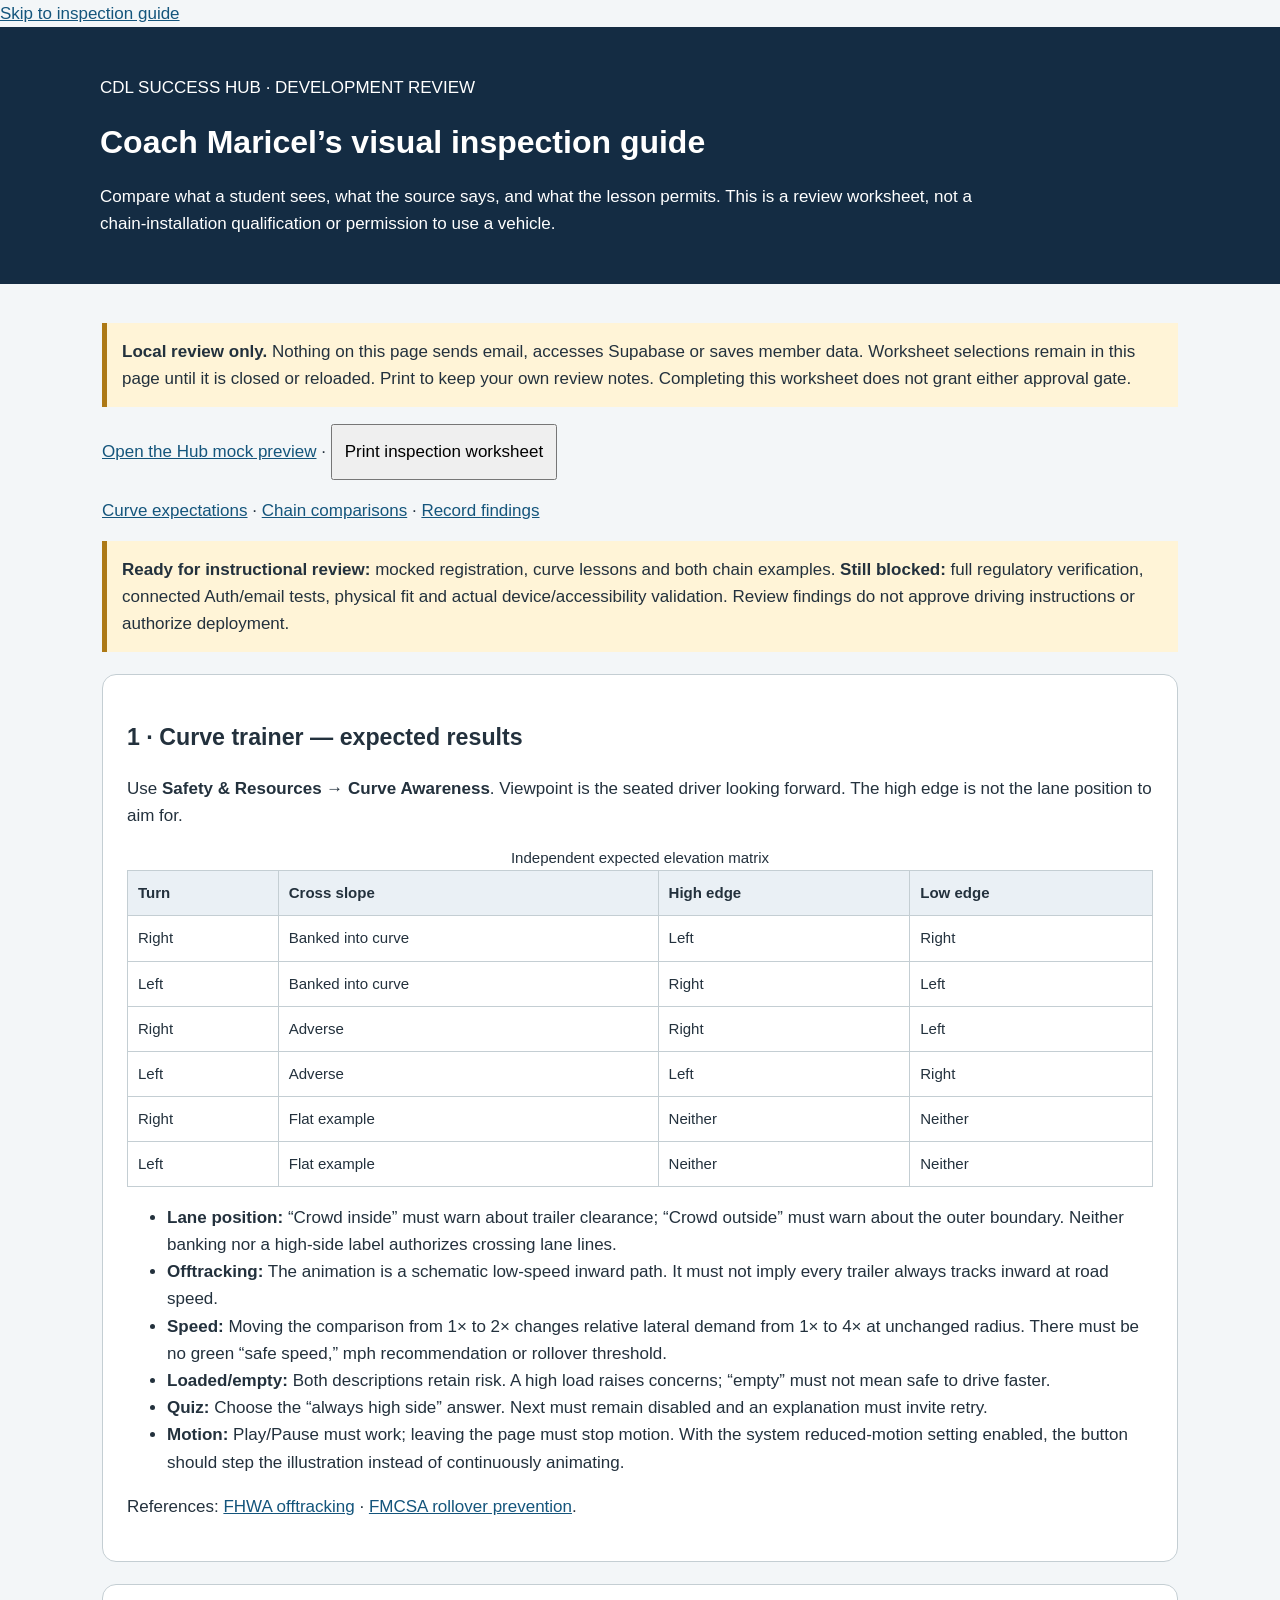
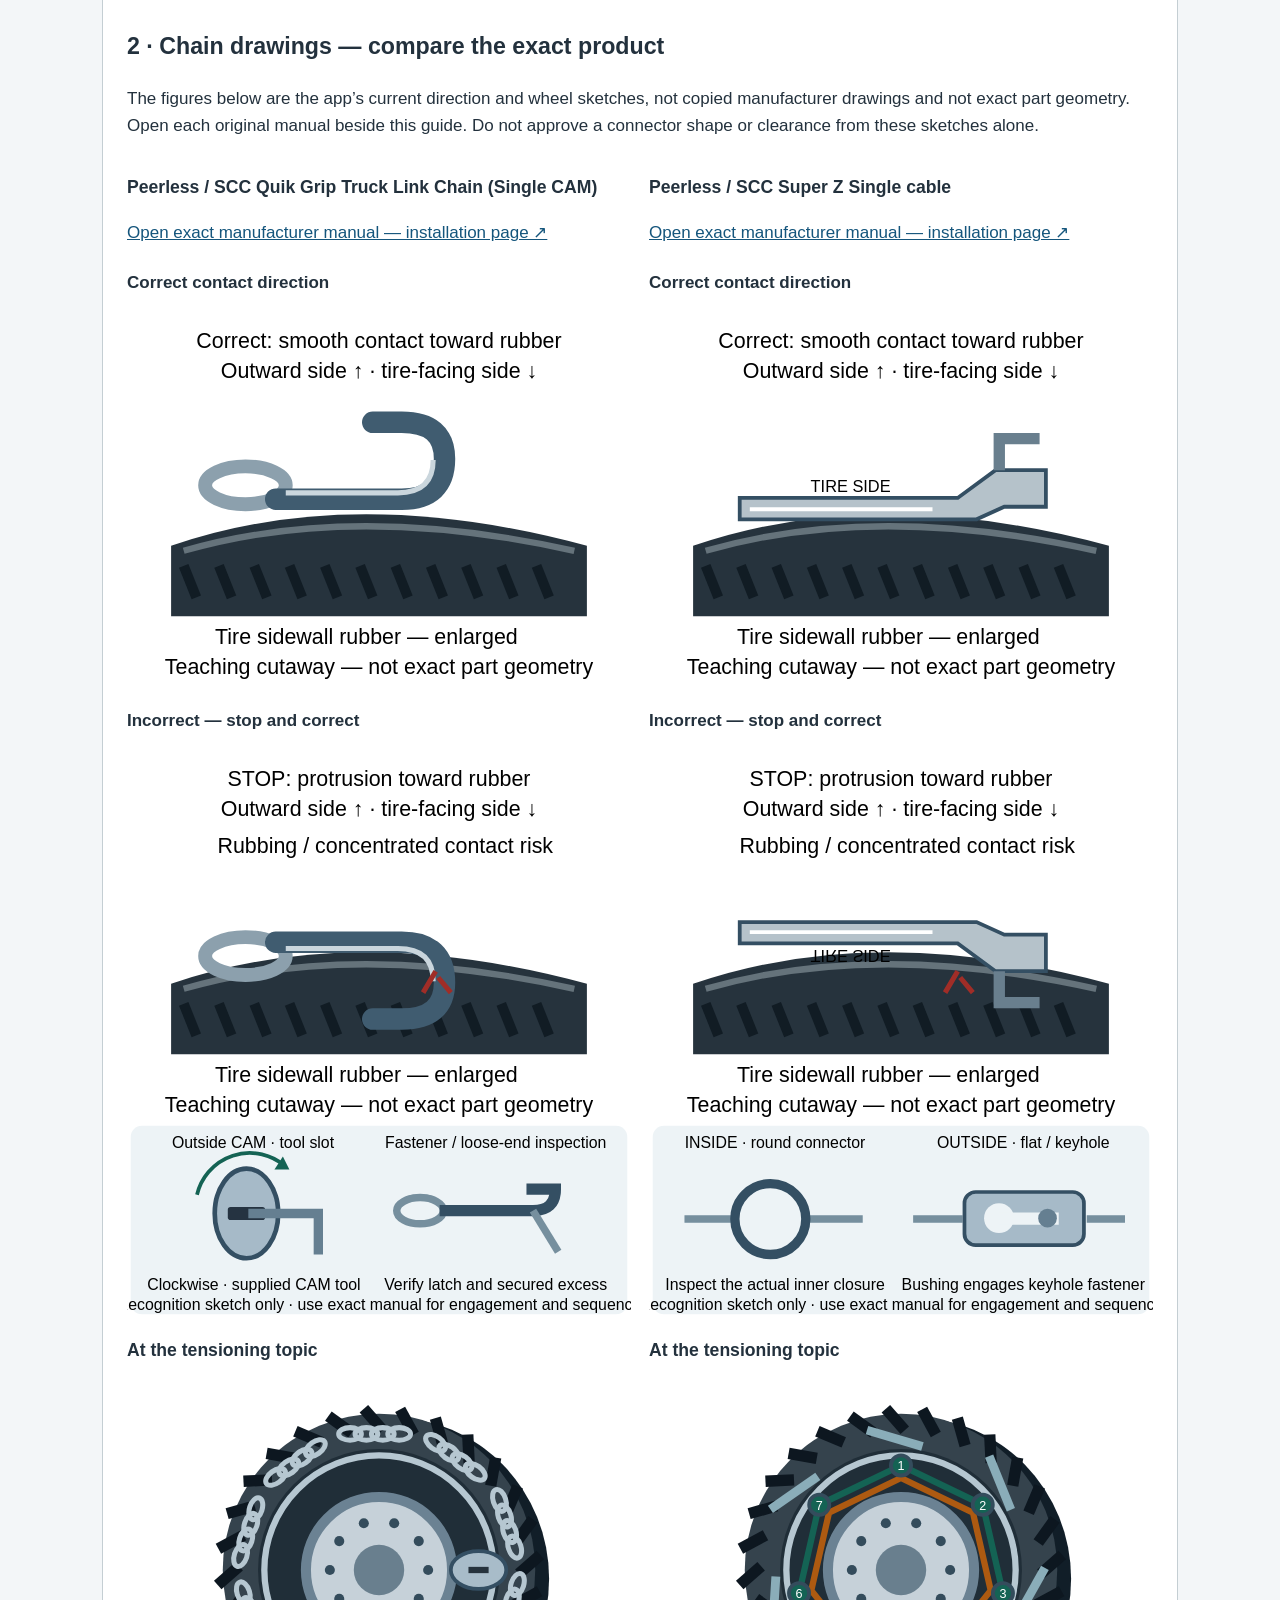
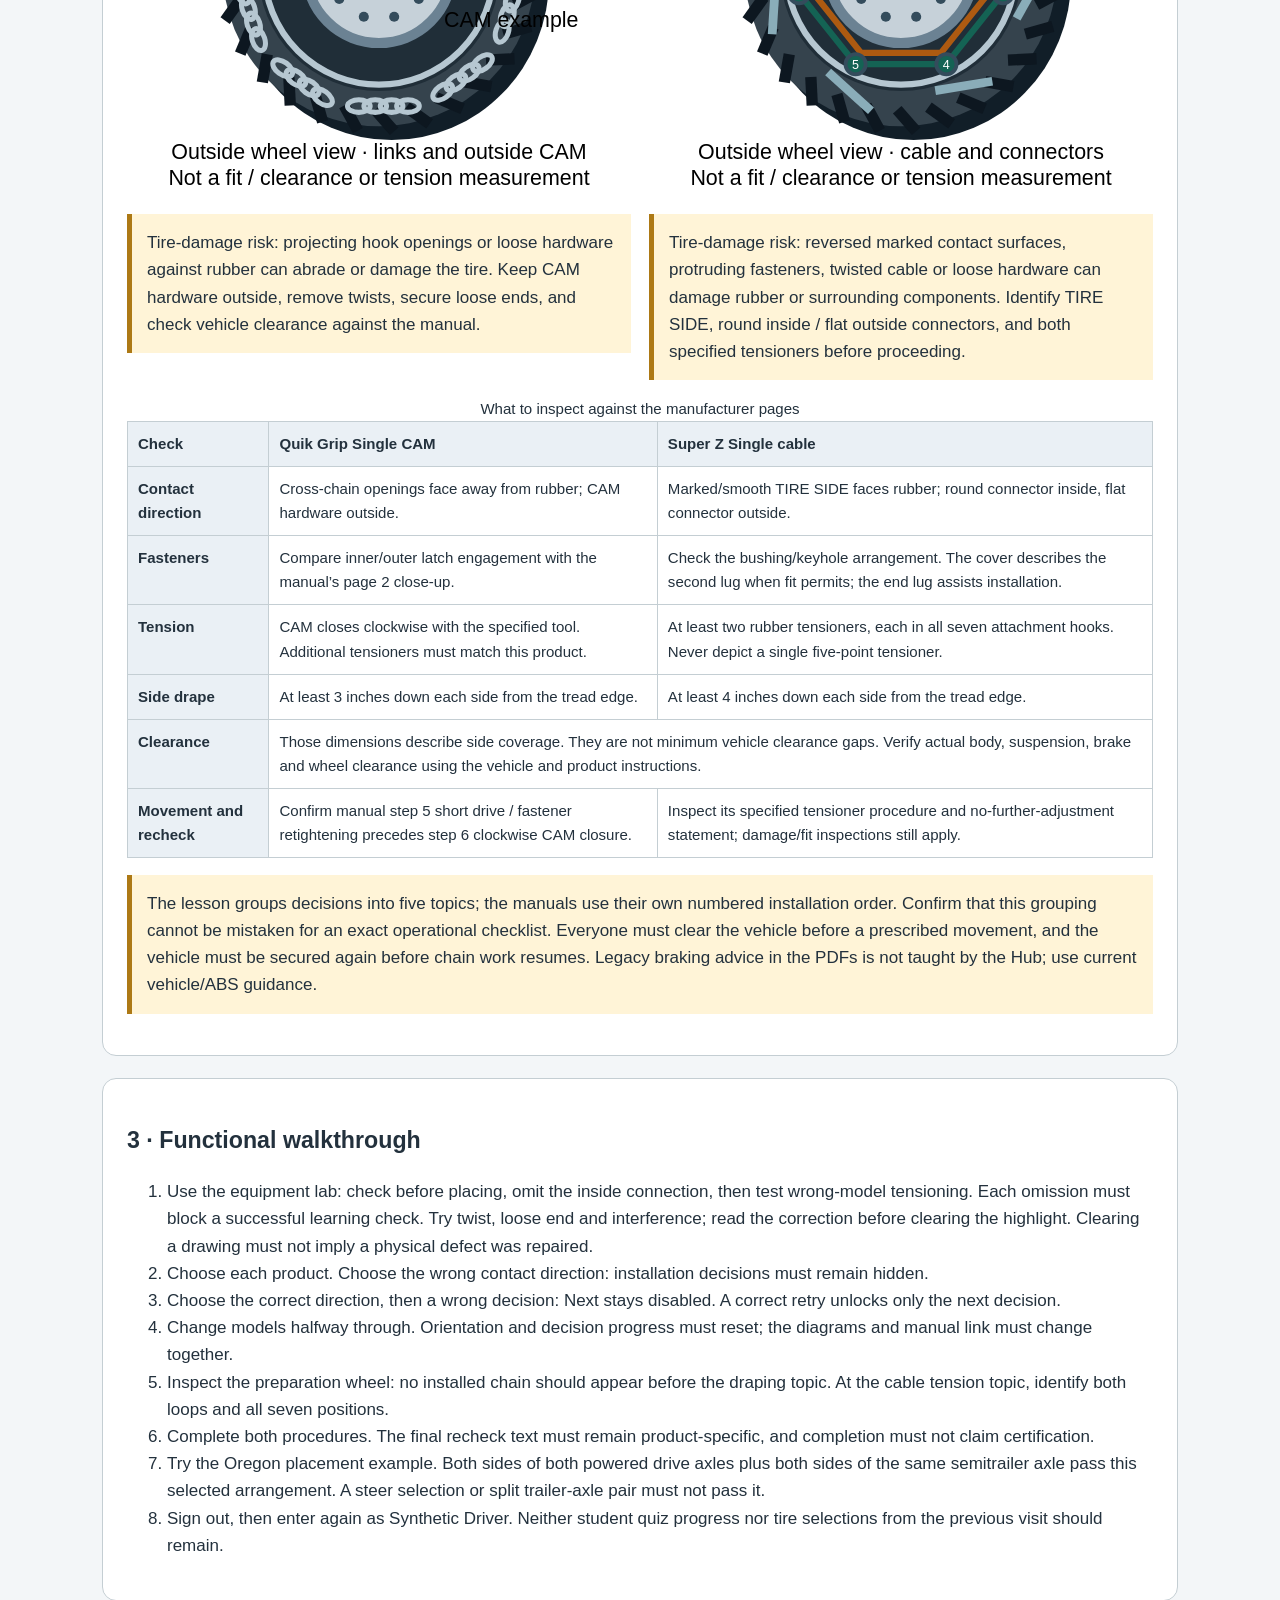
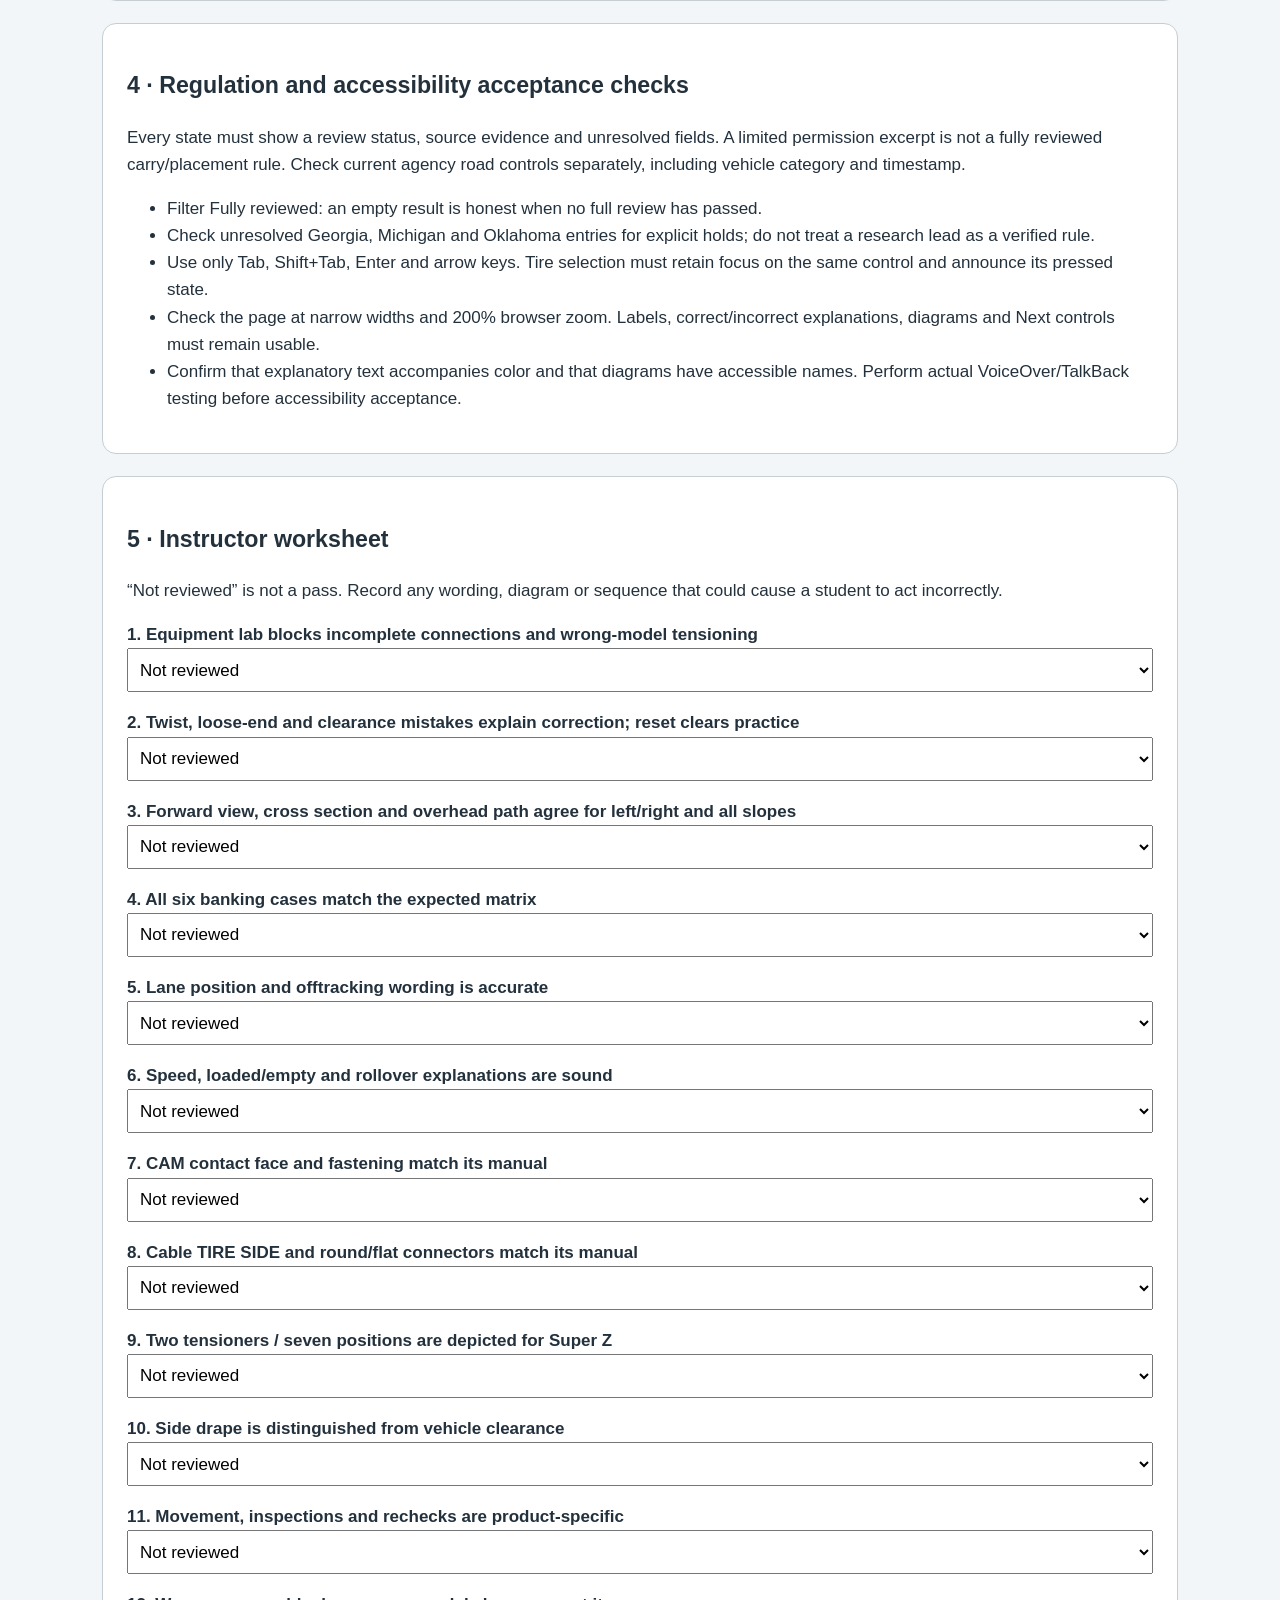
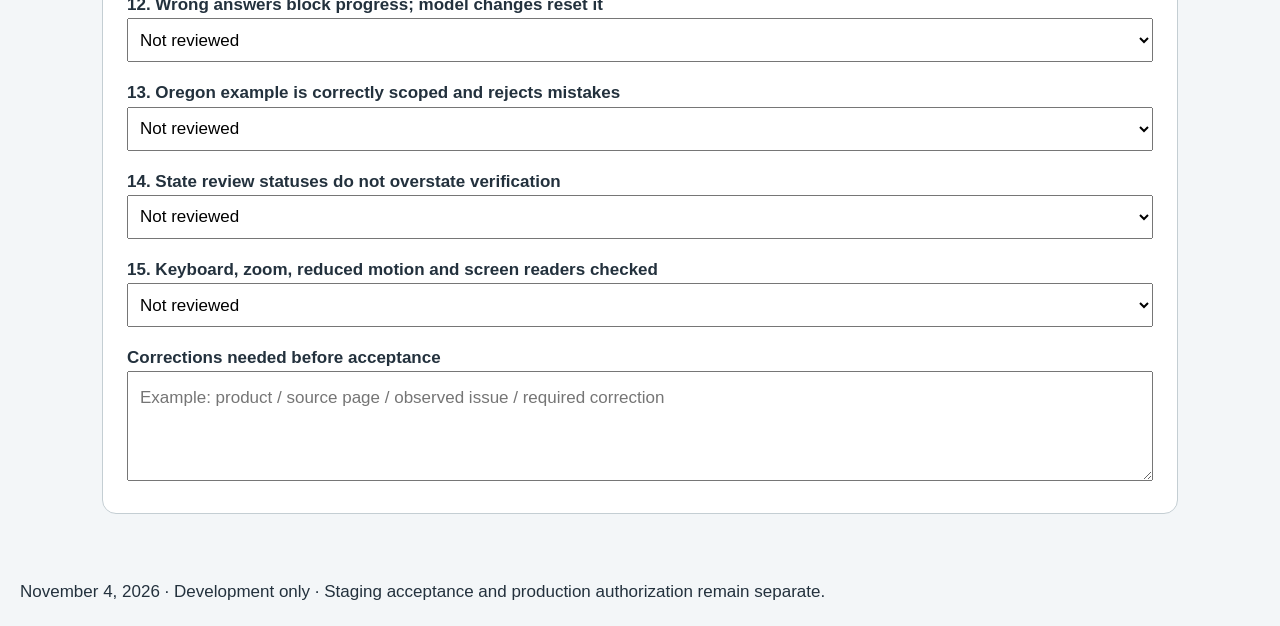
<file: instructor-review.html>
<!doctype html>
<html lang="en"><head><meta charset="utf-8"><meta name="viewport" content="width=device-width,initial-scale=1"><meta http-equiv="Content-Security-Policy" content="default-src 'self'; connect-src 'none'; script-src 'self' 'unsafe-inline'; style-src 'self' 'unsafe-inline'; img-src 'self' data:; object-src 'none'; form-action 'none'; base-uri 'none'"><title>Coach Maricel — Instructor Inspection Guide</title><link rel="stylesheet" href="safety-trainers.css"><style>
*{box-sizing:border-box}body{margin:0;background:#f3f6f8;color:#23313d;font:17px/1.6 Arial,sans-serif}header{background:#142c43;color:#fff;padding:30px max(20px,calc((100vw - 1080px)/2))}header p{max-width:900px}main{max-width:1120px;margin:auto;padding:22px}article{background:#fff;border:1px solid #c4ced3;border-radius:14px;padding:24px;margin:22px 0}h1{font-size:2rem;line-height:1.2}h2{font-size:1.45rem}h3{font-size:1.1rem}a{color:#14557c;overflow-wrap:anywhere}.note{background:#fff4d7;border-left:5px solid #ad7915;padding:15px}.review-grid{display:grid;grid-template-columns:repeat(2,minmax(0,1fr));gap:18px}.review-grid>div{min-width:0}svg{display:block;width:100%;height:auto}table{width:100%;border-collapse:collapse;font-size:.94rem}th,td{padding:10px;text-align:left;vertical-align:top;border:1px solid #c4ced3}th{background:#eaf0f5}.table-scroll{overflow:auto}.result{width:100%;min-width:145px;min-height:44px;padding:8px;font:inherit}textarea{width:100%;min-height:110px;font:inherit;padding:12px}button{font:inherit;padding:12px;min-height:44px}label{font-weight:700}footer{padding:20px} :focus-visible{outline:3px solid #1474ae;outline-offset:3px}@media(max-width:650px){main{padding:12px}article{padding:15px}.review-grid{grid-template-columns:1fr}h1{font-size:1.6rem}}@media print{body{background:white;font-size:11pt}header{background:white;color:#23313d;padding:10px}main{padding:0}article{break-inside:avoid;border-radius:0;margin:10px 0;padding:12px}.review-grid{grid-template-columns:1fr 1fr}button,.no-print{display:none}a{color:#23313d}textarea{min-height:65px}}
</style></head><body><a href="#reviewMain" class="no-print">Skip to inspection guide</a><header><p>CDL SUCCESS HUB · DEVELOPMENT REVIEW</p><h1>Coach Maricel’s visual inspection guide</h1><p>Compare what a student sees, what the source says, and what the lesson permits. This is a review worksheet, not a chain-installation qualification or permission to use a vehicle.</p></header><main id="reviewMain">
<p class="note"><strong>Local review only.</strong> Nothing on this page sends email, accesses Supabase or saves member data. Worksheet selections remain in this page until it is closed or reloaded. Print to keep your own review notes. Completing this worksheet does not grant either approval gate.</p>
<p class="no-print"><a href="index.html">Open the Hub mock preview</a> · <button type="button" onclick="window.print()">Print inspection worksheet</button></p>
<nav aria-label="Inspection sections"><a href="#curveReview">Curve expectations</a> · <a href="#chainReview">Chain comparisons</a> · <a href="#reviewChecklist">Record findings</a></nav><p class="note"><strong>Ready for instructional review:</strong> mocked registration, curve lessons and both chain examples. <strong>Still blocked:</strong> full regulatory verification, connected Auth/email tests, physical fit and actual device/accessibility validation. Review findings do not approve driving instructions or authorize deployment.</p><article id="curveReview"><h2>1 · Curve trainer — expected results</h2><p>Use <strong>Safety &amp; Resources → Curve Awareness</strong>. Viewpoint is the seated driver looking forward. The high edge is not the lane position to aim for.</p><div class="table-scroll"><table><caption>Independent expected elevation matrix</caption><thead><tr><th>Turn</th><th>Cross slope</th><th>High edge</th><th>Low edge</th></tr></thead><tbody>
<tr><td>Right</td><td>Banked into curve</td><td>Left</td><td>Right</td></tr><tr><td>Left</td><td>Banked into curve</td><td>Right</td><td>Left</td></tr><tr><td>Right</td><td>Adverse</td><td>Right</td><td>Left</td></tr><tr><td>Left</td><td>Adverse</td><td>Left</td><td>Right</td></tr><tr><td>Right</td><td>Flat example</td><td>Neither</td><td>Neither</td></tr><tr><td>Left</td><td>Flat example</td><td>Neither</td><td>Neither</td></tr></tbody></table></div>
<ul><li><strong>Lane position:</strong> “Crowd inside” must warn about trailer clearance; “Crowd outside” must warn about the outer boundary. Neither banking nor a high-side label authorizes crossing lane lines.</li><li><strong>Offtracking:</strong> The animation is a schematic low-speed inward path. It must not imply every trailer always tracks inward at road speed.</li><li><strong>Speed:</strong> Moving the comparison from 1× to 2× changes relative lateral demand from 1× to 4× at unchanged radius. There must be no green “safe speed,” mph recommendation or rollover threshold.</li><li><strong>Loaded/empty:</strong> Both descriptions retain risk. A high load raises concerns; “empty” must not mean safe to drive faster.</li><li><strong>Quiz:</strong> Choose the “always high side” answer. Next must remain disabled and an explanation must invite retry.</li><li><strong>Motion:</strong> Play/Pause must work; leaving the page must stop motion. With the system reduced-motion setting enabled, the button should step the illustration instead of continuously animating.</li></ul>
<p>References: <a href="https://www.fhwa.dot.gov/policy/otps/truck/wusr/chap06.cfm" target="_blank" rel="noopener noreferrer">FHWA offtracking</a> · <a href="https://www.fmcsa.dot.gov/rolloverprevention" target="_blank" rel="noopener noreferrer">FMCSA rollover prevention</a>.</p></article>
<article id="chainReview"><h2>2 · Chain drawings — compare the exact product</h2><p>The figures below are the app’s current direction and wheel sketches, not copied manufacturer drawings and not exact part geometry. Open each original manual beside this guide. Do not approve a connector shape or clearance from these sketches alone.</p><div id="manualVisuals" class="review-grid"></div>
<div class="table-scroll"><table><caption>What to inspect against the manufacturer pages</caption><thead><tr><th>Check</th><th>Quik Grip Single CAM</th><th>Super Z Single cable</th></tr></thead><tbody>
<tr><th>Contact direction</th><td>Cross-chain openings face away from rubber; CAM hardware outside.</td><td>Marked/smooth TIRE SIDE faces rubber; round connector inside, flat connector outside.</td></tr>
<tr><th>Fasteners</th><td>Compare inner/outer latch engagement with the manual’s page 2 close-up.</td><td>Check the bushing/keyhole arrangement. The cover describes the second lug when fit permits; the end lug assists installation.</td></tr>
<tr><th>Tension</th><td>CAM closes clockwise with the specified tool. Additional tensioners must match this product.</td><td>At least two rubber tensioners, each in all seven attachment hooks. Never depict a single five-point tensioner.</td></tr>
<tr><th>Side drape</th><td>At least 3 inches down each side from the tread edge.</td><td>At least 4 inches down each side from the tread edge.</td></tr>
<tr><th>Clearance</th><td colspan="2">Those dimensions describe side coverage. They are not minimum vehicle clearance gaps. Verify actual body, suspension, brake and wheel clearance using the vehicle and product instructions.</td></tr>
<tr><th>Movement and recheck</th><td>Confirm manual step 5 short drive / fastener retightening precedes step 6 clockwise CAM closure.</td><td>Inspect its specified tensioner procedure and no-further-adjustment statement; damage/fit inspections still apply.</td></tr></tbody></table></div>
<p class="note">The lesson groups decisions into five topics; the manuals use their own numbered installation order. Confirm that this grouping cannot be mistaken for an exact operational checklist. Everyone must clear the vehicle before a prescribed movement, and the vehicle must be secured again before chain work resumes. Legacy braking advice in the PDFs is not taught by the Hub; use current vehicle/ABS guidance.</p>
</article>
<article><h2>3 · Functional walkthrough</h2><ol><li>Use the equipment lab: check before placing, omit the inside connection, then test wrong-model tensioning. Each omission must block a successful learning check. Try twist, loose end and interference; read the correction before clearing the highlight. Clearing a drawing must not imply a physical defect was repaired.</li><li>Choose each product. Choose the wrong contact direction: installation decisions must remain hidden.</li><li>Choose the correct direction, then a wrong decision: Next stays disabled. A correct retry unlocks only the next decision.</li><li>Change models halfway through. Orientation and decision progress must reset; the diagrams and manual link must change together.</li><li>Inspect the preparation wheel: no installed chain should appear before the draping topic. At the cable tension topic, identify both loops and all seven positions.</li><li>Complete both procedures. The final recheck text must remain product-specific, and completion must not claim certification.</li><li>Try the Oregon placement example. Both sides of both powered drive axles plus both sides of the same semitrailer axle pass this selected arrangement. A steer selection or split trailer-axle pair must not pass it.</li><li>Sign out, then enter again as Synthetic Driver. Neither student quiz progress nor tire selections from the previous visit should remain.</li></ol></article>
<article><h2>4 · Regulation and accessibility acceptance checks</h2><p>Every state must show a review status, source evidence and unresolved fields. A limited permission excerpt is not a fully reviewed carry/placement rule. Check current agency road controls separately, including vehicle category and timestamp.</p><ul><li>Filter Fully reviewed: an empty result is honest when no full review has passed.</li><li>Check unresolved Georgia, Michigan and Oklahoma entries for explicit holds; do not treat a research lead as a verified rule.</li><li>Use only Tab, Shift+Tab, Enter and arrow keys. Tire selection must retain focus on the same control and announce its pressed state.</li><li>Check the page at narrow widths and 200% browser zoom. Labels, correct/incorrect explanations, diagrams and Next controls must remain usable.</li><li>Confirm that explanatory text accompanies color and that diagrams have accessible names. Perform actual VoiceOver/TalkBack testing before accessibility acceptance.</li></ul></article>
<article><h2>5 · Instructor worksheet</h2><p>“Not reviewed” is not a pass. Record any wording, diagram or sequence that could cause a student to act incorrectly.</p><div id="reviewChecklist" tabindex="-1"></div><label for="reviewNotes">Corrections needed before acceptance</label><textarea id="reviewNotes" placeholder="Example: product / source page / observed issue / required correction"></textarea></article>
</main><footer>November 4, 2026 · Development only · Staging acceptance and production authorization remain separate.</footer><script src="safety-trainers.js"></script><script src="training-visuals.js"></script><script src="instructor-review.js"></script></body></html>
</file>
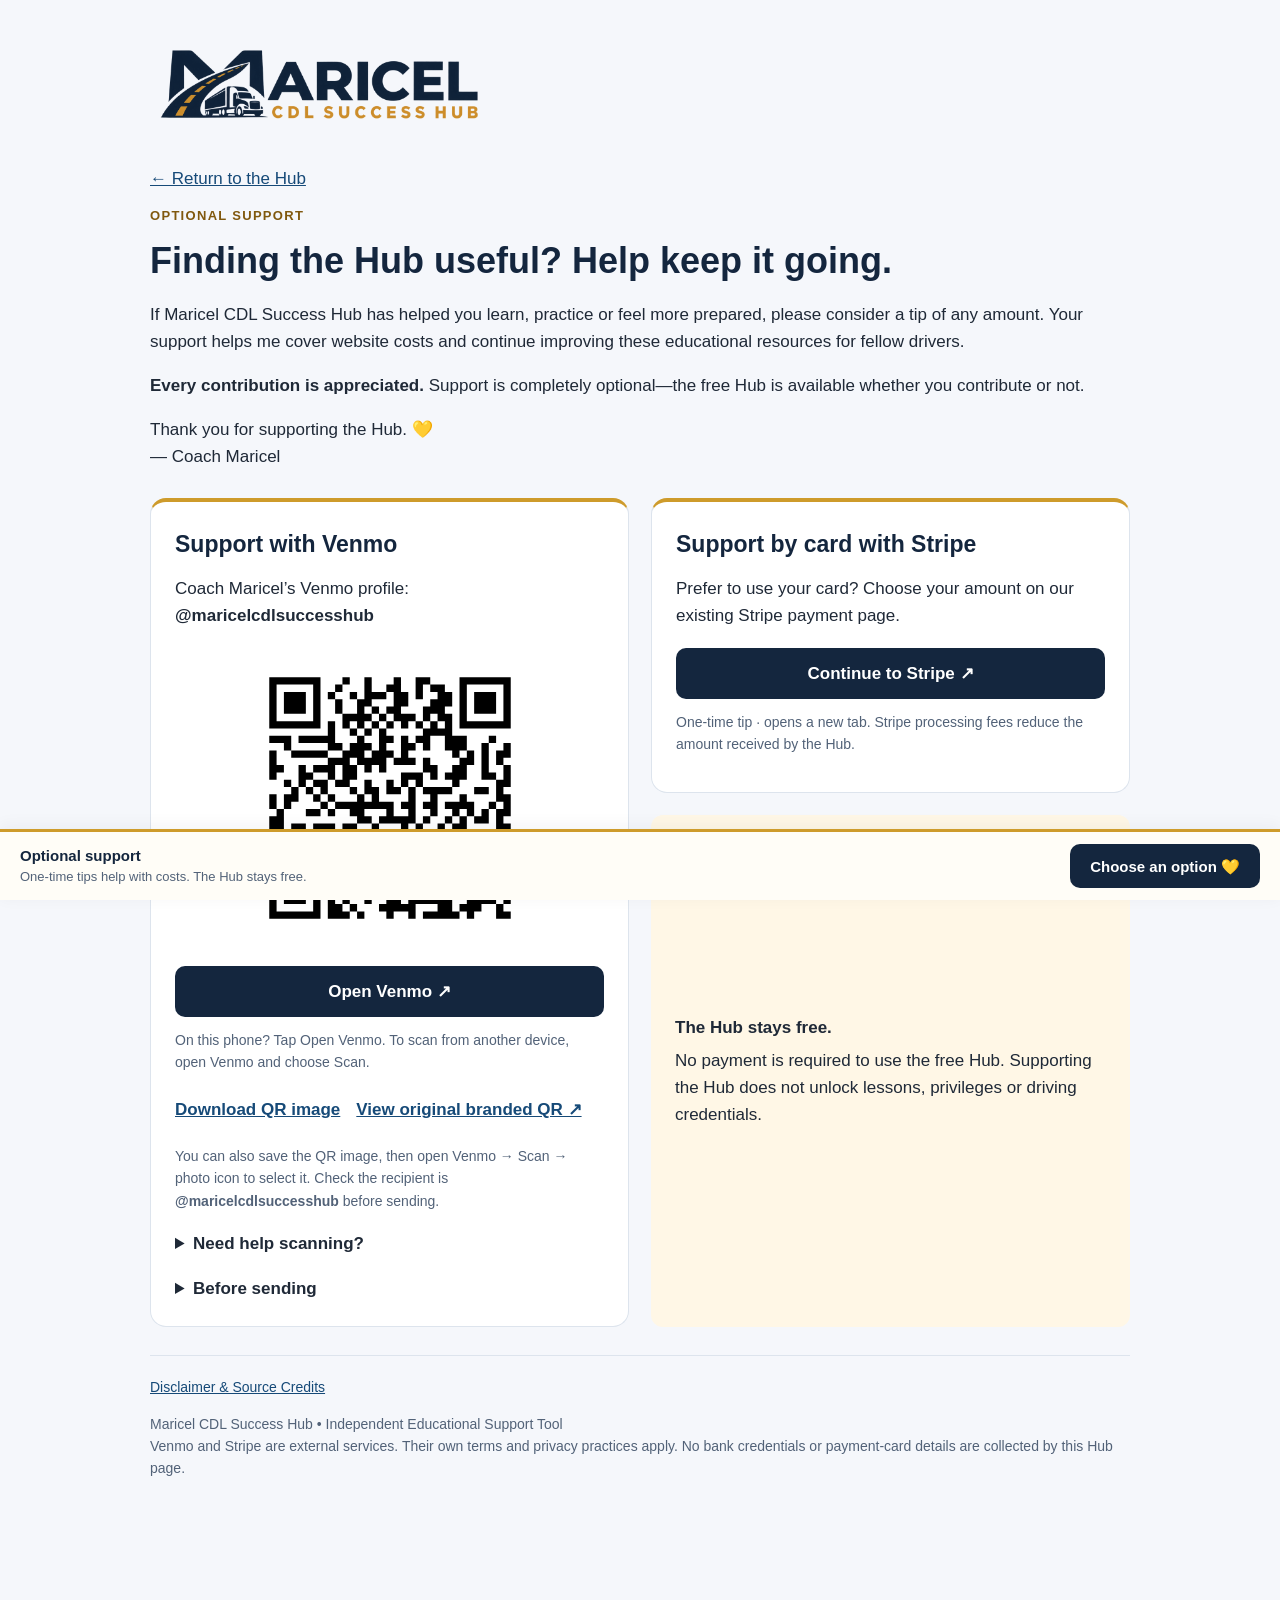
<file: support.html>
<!doctype html><html lang="en"><head><meta charset="utf-8"><meta name="viewport" content="width=device-width,initial-scale=1"><title>Optional Support | Maricel CDL Success Hub</title><meta name="description" content="Optional one-time support for Coach Maricel’s educational Hub through Stripe or Venmo. The Hub stays free."><link rel="stylesheet" href="support-bar.css?v=36"><style>
*{box-sizing:border-box}body{margin:0;background:#f5f7fb;color:#1f2937;font:17px/1.6 Arial,sans-serif}main{max-width:1020px;margin:auto;padding:28px 20px}a{color:#164a78}a:focus-visible{outline:3px solid #187bcd;outline-offset:3px}.brand{display:block;width:min(100%,340px);margin-bottom:24px}.brand img{display:block;width:100%;height:auto}.eyebrow{color:#80580e;font-size:13px;font-weight:700;text-transform:uppercase;letter-spacing:.1em}h1{color:#14263e;font-size:clamp(27px,5vw,36px);line-height:1.2;margin:10px 0 18px}h2{color:#14263e;margin:0 0 10px;font-size:23px}.intro{width:100%;max-width:none}.intro h1{max-width:none}.intro p{max-width:none}.options{display:grid;grid-template-columns:minmax(0,1fr) minmax(0,1fr);gap:22px;margin:28px 0;align-items:start}.option{padding:24px;background:white;border:1px solid #dde4ed;border-top:4px solid #ce9b2b;border-radius:16px;min-width:0}.option p{margin:12px 0}.qr{display:block;width:100%;max-width:300px;height:auto;margin:18px auto;background:white}.button{display:block;min-height:46px;text-align:center;text-decoration:none;font-weight:700;background:#14263e;color:white;padding:12px 16px;border-radius:10px;margin-top:18px}.qr-tools{display:flex;gap:16px;flex-wrap:wrap}.qr-download{display:inline-block;min-height:44px;padding:10px 0;font-weight:700}.qr-download{display:inline-block;min-height:44px;padding:10px 0;font-weight:700}.button:hover{background:#24435f}.small{font-size:14px;color:#526278}.note{padding:16px;border-radius:12px;background:#fff7e6}.option details{margin-top:18px}.option summary{cursor:pointer;font-weight:700}.option ol{padding-left:22px}.option li{margin:10px 0}.payment-column{display:grid;grid-template-rows:auto 1fr;align-self:stretch;gap:22px;min-width:0}.payment-column .note{margin:0;display:flex;flex-direction:column;justify-content:center;padding:24px}.note p{margin:6px 0 0}footer{border-top:1px solid #dde4ed;padding-top:20px;font-size:14px;color:#526278}@media(max-width:700px){.payment-column{grid-template-rows:auto auto}.payment-column .note{padding:20px}main{padding:22px 16px}.options{grid-template-columns:1fr}.option{padding:20px}}@media print{.button,.brand,footer{display:none}.options{display:block}.option{break-inside:avoid;margin-bottom:20px}}
</style></head><body class="hub-with-support"><main><a href="index.html" class="brand"><img src="assets/maricel-cdl-logo.png" alt="Maricel CDL Success Hub — return to the Hub" width="2048" height="683"></a><a href="index.html">← Return to the Hub</a><div class="intro"><p class="eyebrow">Optional support</p><h1>Finding the Hub useful? Help keep it going.</h1><p>If Maricel CDL Success Hub has helped you learn, practice or feel more prepared, please consider a tip of any amount. Your support helps me cover website costs and continue improving these educational resources for fellow drivers.</p><p><strong>Every contribution is appreciated.</strong> Support is completely optional—the free Hub is available whether you contribute or not.</p><p>Thank you for supporting the Hub. 💛<br>— Coach Maricel</p></div><div id="support-options" class="options"><section class="option" aria-labelledby="venmo-title"><h2 id="venmo-title">Support with Venmo</h2><p>Coach Maricel’s Venmo profile:<br><strong>@maricelcdlsuccesshub</strong></p><img class="qr" src="assets/hub-venmo-qr.svg?v=41" width="360" height="360" alt="Venmo payment QR code for Coach Maricel’s maricelcdlsuccesshub profile"><a class="button" href="https://venmo.com/code?user_id=2609389068353536094&amp;created=1793253982.008875" target="_blank" rel="noopener noreferrer">Open Venmo ↗</a><p class="small">On this phone? Tap Open Venmo. To scan from another device, open Venmo and choose Scan.</p><div class="qr-tools"><a class="qr-download" href="assets/hub-venmo-qr.png?v=41" download="Maricel-CDL-Success-Hub-Venmo-QR.png">Download QR image</a><a class="qr-download" href="assets/venmo-official-code.png?v=41" target="_blank" rel="noopener noreferrer">View original branded QR ↗</a></div><p class="small">You can also save the QR image, then open Venmo → Scan → photo icon to select it. Check the recipient is <strong>@maricelcdlsuccesshub</strong> before sending.</p><details><summary>Need help scanning?</summary><p class="small">Make sure Venmo has camera access and an internet connection. If you are signed in to the receiving Venmo account, ask another member to check the recipient from their own account.</p><p class="small"><a href="https://help.venmo.com/cs/articles/personal-qr-codes-on-venmo-faq-vhel316" target="_blank" rel="noopener noreferrer">Venmo’s official QR scanning instructions ↗</a></p></details><details><summary>Before sending</summary><ol><li>Open the Venmo link or scan the code in Venmo.</li><li>Check that the recipient is <strong>@maricelcdlsuccesshub</strong>. Venmo may show the Maricel CDL SuccessHub profile name and photo.</li><li>Choose your amount and review the recipient, payment type and any fees before sending in Venmo.</li></ol><p class="small">Fees and payment availability depend on your Venmo account and payment method. This page does not send a payment or confirm that one was received.</p></details></section><div class="payment-column"><section class="option" aria-labelledby="stripe-title"><h2 id="stripe-title">Support by card with Stripe</h2><p>Prefer to use your card? Choose your amount on our existing Stripe payment page.</p><a class="button" href="https://buy.stripe.com/28EbJ187fcRteEY2On24000" target="_blank" rel="noopener noreferrer">Continue to Stripe ↗</a><p class="small">One-time tip · opens a new tab. Stripe processing fees reduce the amount received by the Hub.</p></section><div class="note"><strong>The Hub stays free.</strong><p>No payment is required to use the free Hub. Supporting the Hub does not unlock lessons, privileges or driving credentials.</p></div></div></div><footer><a href="disclaimer.html">Disclaimer &amp; Source Credits</a><p>Maricel CDL Success Hub • Independent Educational Support Tool<br>Venmo and Stripe are external services. Their own terms and privacy practices apply. No bank credentials or payment-card details are collected by this Hub page.</p></footer></main><aside class="hub-support-bar" aria-label="Optional support for Maricel CDL Success Hub"><div class="hub-support-copy"><strong>Optional support</strong><span>One-time tips help with costs. The Hub stays free.</span></div><a href="#support-options">Choose an option 💛</a></aside></body></html>
</file>
<file: safety-trainers.css>
#memberConfirmation{margin-top:20px;border:2px solid #116149;background:#f1faf6}#memberConfirmation h3{font-size:1.4rem}#memberGate [hidden],#resources [hidden]{display:none!important}
.safety-module{margin:18px 0;border:1px solid #c4ced3;border-radius:14px;background:#fff;padding:16px}.safety-module>summary{font-size:1.15rem;font-weight:700;cursor:pointer;min-height:44px;display:list-item;padding:8px}.safety-module h4{font-size:1.05rem}.trainer-pair{display:grid;grid-template-columns:repeat(2,minmax(0,1fr));gap:18px;align-items:start}.trainer-controls{display:grid;grid-template-columns:repeat(3,minmax(0,1fr));gap:14px}.trainer-pair>*{min-width:0}.safety-module svg{width:100%;height:auto;display:block}.safety-module svg text{font:14px Arial,sans-serif;fill:#253341}.safety-module svg text[fill="white"]{fill:white}.safety-module fieldset{border:1px solid #c4ced3;border-radius:10px;min-width:0;margin-top:20px;padding:14px}.safety-module .btn{white-space:normal;text-align:left;line-height:1.5;min-height:44px}.safety-module a{overflow-wrap:anywhere}.safety-module :focus-visible,#memberGate :focus-visible{outline:3px solid #1976ad;outline-offset:3px}.axle-diagram{display:flex;flex-wrap:wrap;gap:8px;margin:15px 0}.axle-button{min-height:56px;flex:1 1 65px;border:2px solid #526779;border-radius:8px;background:#edf3f5;color:#253341;font-weight:bold}.regulation-card{border-top:1px solid #c4ced3;padding:15px 0}.regulation-card dl{display:grid;grid-template-columns:110px minmax(0,1fr);gap:8px}.regulation-card dt{font-weight:700}.regulation-card dd{margin:0;overflow-wrap:anywhere}.regulation-status{font-weight:700;color:#795000}.regulation-status.verified{color:#116149}@media(max-width:650px){.trainer-pair,.trainer-controls{grid-template-columns:1fr}.safety-module{padding:12px}.regulation-card dl{grid-template-columns:1fr;gap:4px}.regulation-card dd{margin-bottom:8px}}@media(prefers-reduced-motion:reduce){.safety-module *{animation:none!important;transition:none!important}}
.placement-row{display:grid;grid-template-columns:minmax(110px,1fr) 80px 80px;gap:8px;align-items:center;margin:8px 0}.placement-row [aria-pressed="true"]{background:#116149;color:#fff;border-color:#116149}.placement-row [aria-pressed="true"]:after{content:" ✓"}
@media(max-width:650px){.placement-row{grid-template-columns:repeat(2,minmax(0,1fr))}.placement-row>span{grid-column:1/-1}.safety-module legend{max-width:100%;white-space:normal}}
.equipment-lab{border:2px solid #567485;border-radius:12px;padding:16px;margin:20px 0;background:#f4f8fa}.equipment-parts{grid-column:1/-1;background:#fff;padding:14px}.equipment-lab button{display:block;width:100%;margin:8px 0}.equipment-lab [aria-pressed="true"]{border:3px solid #146354;background:#e4f3ef}.equipment-lab [aria-pressed="true"]:after{content:' — selected'}.truck-top{background:linear-gradient(90deg,transparent 24%,#dae3e8 24%,#dae3e8 76%,transparent 76%);padding:14px;border:2px solid #526779;border-radius:14px}.truck-cab{background:#294d66;color:white;text-align:center;padding:18px;margin:0 15%;border-radius:14px 14px 4px 4px}.truck-body{text-align:center;background:#e6edf1;padding:12px}.truck-top .axle-button{background:#253341;color:white;border:3px solid #667e8d;border-radius:14px;min-height:58px}.truck-top .axle-button[aria-pressed="true"]{background:#146354;border-color:#e6b943}.safety-module svg text{font-size:14px}.equipment-lab svg{background:#fff;border-radius:8px}
#chainRoot .equipment-lab{display:block}
.equipment-lab .trainer-pair>div{overflow-x:auto}.equipment-lab.drawings-enlarged svg{min-width:540px}.equipment-lab .equipment-parts{overflow-x:auto}
</file>
<file: lessons.css>
/* Lessons page: retain the established Maricel navy, teal, gold and original art. */
body.lessons-open>.beta-notice{padding:8px 24px;text-align:left}#betaNoticeDetails>summary{cursor:pointer;font-size:14px;font-weight:bold;min-height:28px}#betaNoticeDetails[open]>summary{margin-bottom:14px}body.lessons-open #memberControls{min-height:44px}body.lessons-open #memberMain{padding-top:20px}
#lessonRoot{min-width:0}.lesson-hero{display:grid;grid-template-columns:minmax(0,1.4fr) minmax(220px,.6fr);gap:24px;align-items:center;padding:30px;background:#14263e;color:#fff;border-radius:18px;overflow:hidden}.lesson-eyebrow{display:block;color:#557083;font-size:12px;text-transform:uppercase;font-weight:750;letter-spacing:.08em}.lesson-hero .lesson-eyebrow{color:#d8bb78}.lesson-hero h2{font-size:34px;line-height:1.15;margin:12px 0}.lesson-hero p{max-width:58ch;color:#e1e9f1}.lesson-hero .lesson-hero-lead{font-size:21px;font-weight:650;color:white;line-height:1.35}.lesson-hero-actions{display:flex;gap:10px;flex-wrap:wrap;margin:20px 0}.lesson-hero-actions .btn{width:auto;margin:0;background:#e9bc60;color:#17283d;min-height:48px}.lesson-hero-actions .btn.light{background:#fff;color:#14263e}.lesson-hero .lesson-hero-caption{font-size:13px;color:#cad9e6;margin-bottom:0}.lesson-hero-art{height:270px;position:relative;border-radius:20px;border:1px solid #5e7d93;background:linear-gradient(145deg,#22465b,#1a344c);overflow:hidden}.lesson-hero-art:before,.lesson-hero-art:after{content:'';position:absolute;height:350px;width:2px;background:#d5e2d44d;top:-40px;transform:rotate(-15deg)}.lesson-hero-art:before{left:28%}.lesson-hero-art:after{right:28%}.lesson-art-label{position:absolute;left:12px;right:12px;top:12px;font-size:12px;text-align:center;color:#e1ebf2;z-index:1}.lesson-decor-rig{position:absolute;width:62px;height:280px;left:50%;top:42px;transform:translateX(-50%) rotate(-15deg) scale(.72);transform-origin:50% 35%}.lesson-decor-trailer{position:absolute;width:50px;height:174px;left:6px;top:0}.lesson-decor-tractor{position:absolute;width:62px;height:117px;left:0;top:163px}.lesson-visit{display:flex;gap:24px;align-items:center;justify-content:space-between;background:#e8f3f1;border:1px solid #cfe4df;padding:16px 20px;border-radius:12px;margin:18px 0 28px}.lesson-visit strong{display:block;font-size:15px}.lesson-visit span{display:block;font-size:12px;color:#456073;margin-top:4px;max-width:75ch}.lesson-visit progress{width:150px;height:12px;flex:none;accent-color:#168276}.lesson-path-heading h3{margin:0;font-size:24px}.lesson-path-heading p{color:#526278;margin:6px 0 16px}.lesson-path{display:grid;grid-template-columns:repeat(3,minmax(0,1fr));gap:12px;margin-bottom:24px}.lesson-path-card{display:flex;gap:12px;align-items:flex-start;padding:16px;text-align:left;background:white;border:1px solid #dde4ed;border-radius:12px;cursor:pointer;color:#14263e;min-width:0}.lesson-path-card.current{border:2px solid #168276;background:#f1f9f7;padding:15px}.lesson-path-number{display:grid;place-items:center;flex:none;width:30px;height:30px;border-radius:9px;background:#eef2f7;font-weight:800}.lesson-path-card.current .lesson-path-number{background:#168276;color:white}.lesson-path-card strong,.lesson-path-card small,.lesson-path-status{display:block}.lesson-path-card strong{font-size:15px;line-height:1.4}.lesson-path-card small{font-size:12px;color:#526278;margin-top:5px}.lesson-path-status{font-size:11px;color:#32695f;margin-top:10px}.lesson-detail{padding:26px}.lesson-detail-head{display:flex;justify-content:space-between;gap:20px;align-items:start}.lesson-detail h3{font-size:28px;line-height:1.25;margin:10px 0}.lesson-detail-head p{color:#526278;max-width:64ch}.lesson-parked{font-size:12px;flex:none;text-align:right;color:#557083;line-height:1.7}.lesson-tabs{display:flex;flex-wrap:wrap;gap:8px;border-bottom:1px solid #dde4ed;padding-bottom:18px;margin:18px 0 22px}.lesson-tabs .btn{width:auto;flex:1;min-width:140px;margin:0}.lesson-tabs [aria-pressed=true]{background:#14263e;color:white}.lesson-read-grid{display:grid;grid-template-columns:minmax(0,1.5fr) minmax(220px,.65fr);gap:24px}.lesson-read-copy h4{font-size:18px;margin:0 0 8px}.lesson-read-copy p{margin:0;color:#42556b}.lesson-read-copy>div{margin-bottom:24px}.lesson-coach-note{background:#f6f1e4;border-left:3px solid #c99834;padding:20px;border-radius:10px;align-self:start}.lesson-coach-note>p:not(.small){font-size:19px;line-height:1.5;color:#493a1e}.lesson-example-controls{display:flex;flex-wrap:wrap;gap:8px;margin:18px 0}.lesson-example-controls .btn{width:auto;margin:0;flex:1;min-width:130px}.lesson-example-controls [aria-pressed=true]{background:#168276;color:white;border-color:#168276}.lesson-try-grid{display:grid;grid-template-columns:minmax(0,1fr) minmax(0,1fr);gap:22px;align-items:start}.lesson-try-grid>*{min-width:0}.lesson-figure{margin:0}.lesson-figure svg{width:100%;height:auto;display:block}.lesson-figure figcaption{font-size:13px;color:#526278;margin-top:10px}.lesson-observation{background:#eef6f5;padding:20px;border-radius:12px;border-left:3px solid #168276}.lesson-observation p{line-height:1.65}.lesson-observation h4{margin:24px 0 0}.lesson-question{border:1px solid #dde4ed;padding:20px;border-radius:12px;margin:16px 0}.lesson-question h4{font-size:18px;margin:0 0 14px}.lesson-answer-options{display:grid;gap:10px}.lesson-answer-options .btn{margin:0;text-align:left}.lesson-answer-options [aria-pressed=true]{border-color:#168276;box-shadow:inset 0 0 0 1px #168276}.lesson-review-action{margin:22px 0}.lesson-review-action .btn{width:auto;margin:0}.lesson-review-action button:disabled{opacity:.5;cursor:default}#lessonNotice:not(:empty){padding:14px;border-left:3px solid #168276;background:#eef6f5;border-radius:6px}.lesson-next-actions{display:flex;gap:12px;margin:24px 0}.lesson-next-actions .btn{width:auto;flex:1;margin:0}.lesson-next-actions button:disabled{opacity:.5;cursor:default}.lesson-next-tools,.lesson-sources{border-top:1px solid #dde4ed;padding-top:18px;margin-top:18px}.lesson-next-tools summary,.lesson-sources summary{font-weight:700;cursor:pointer;min-height:32px}.lesson-tool-links{display:grid;grid-template-columns:repeat(2,minmax(0,1fr));gap:10px;margin:18px 0}.lesson-tool-links .btn{margin:0;text-align:left}.lesson-sources a{color:#195b92;text-decoration:underline}.lesson-finish{background:#eef6f5;border:1px solid #b9dcd3}.lesson-finish .btn{width:auto}#lessonRoot :focus-visible{outline:3px solid #187bcd;outline-offset:3px}
@media(max-width:1000px){.lesson-path{grid-template-columns:repeat(2,minmax(0,1fr))}.lesson-read-grid,.lesson-try-grid{grid-template-columns:1fr}.lesson-coach-note{padding:18px}.lesson-hero{grid-template-columns:minmax(0,1fr) 190px;gap:16px;padding:24px}.lesson-hero-art{height:250px}.lesson-hero h2{font-size:30px}}
@media(max-width:700px){body.lessons-open>.beta-notice{padding:7px 14px}body.lessons-open #memberMain{padding:14px}.lesson-hero{display:block;padding:22px}.lesson-hero-art{display:none}.lesson-hero h2{font-size:29px}.lesson-hero .lesson-hero-lead{font-size:19px}.lesson-hero p{font-size:14px}.lesson-hero-actions{display:grid;gap:8px}.lesson-hero-actions .btn{width:100%}.lesson-visit{display:block;padding:14px}.lesson-visit progress{width:100%;margin-top:12px}.lesson-path{grid-template-columns:1fr;gap:8px}.lesson-path-card{padding:14px}.lesson-path-card.current{padding:13px}.lesson-path-card small{margin-top:2px}.lesson-path-status{margin-top:5px}.lesson-detail{padding:18px}.lesson-detail h3{font-size:24px}.lesson-parked{display:none}.lesson-tabs .btn{min-width:100%;text-align:left}.lesson-example-controls .btn{flex:1 1 44%;min-width:110px}.lesson-question{padding:16px}.lesson-next-actions{flex-direction:column}.lesson-tool-links{grid-template-columns:1fr}.lesson-finish .btn{width:100%}}

.lesson-glossary{border:1px solid #dde4ed;background:#f5f8fb;border-radius:10px;padding:12px 16px;margin:14px 0}.lesson-glossary summary{font-weight:bold;cursor:pointer;min-height:30px}.lesson-glossary dt{font-weight:bold;margin-top:12px}.lesson-glossary dd{margin:4px 0 14px;color:#42556b}.lesson-glossary dl{margin:0}

.lesson-detail{scroll-margin-top:20px}@media(max-width:700px){.lesson-detail{scroll-margin-top:125px}}
</file>
<file: road-readiness.css>
.starter-hero{background:linear-gradient(125deg,#14263e,#223e59);color:#fff;padding:clamp(22px,4vw,36px);border-radius:18px;border-top:4px solid #c99834;margin-bottom:20px}.starter-hero h2{font-size:clamp(27px,4vw,36px);line-height:1.2;margin:8px 0 14px}.starter-hero p{max-width:78ch}.starter-hero .lesson-eyebrow{color:#f2cf86}.starter-hero a{color:#fff}.starter-step-grid{display:grid;grid-template-columns:repeat(3,minmax(0,1fr));gap:12px}.starter-step-grid .btn{width:100%;margin:0;height:100%;text-align:left;padding:18px;white-space:normal}.starter-step-grid strong{display:block;margin-bottom:6px;font-size:17px}.starter-step-grid span{display:block;font-size:14px;font-weight:normal;line-height:1.5}.starter-note{border-left:3px solid #c99834;background:#fff8e9;padding:16px 20px;margin:20px 0;border-radius:8px}.road-topic-heading{margin:30px 0 18px;scroll-margin-top:110px}.road-topic-heading h3{font-size:clamp(24px,4vw,31px);margin:8px 0}.road-read-grid{display:grid;grid-template-columns:minmax(0,1.2fr) minmax(300px,1fr);gap:25px;margin:22px 0}.road-read-grid>*{min-width:0}.road-board{margin:0 0 20px}.road-board svg{display:block;width:100%;height:auto}.road-board figcaption{font-size:13px;line-height:1.5;color:#526278;margin-top:8px}.road-scenario h4{font-size:20px;line-height:1.5;margin:16px 0}.road-scenario [aria-pressed=true]{border-color:#168276;box-shadow:inset 0 0 0 1px #168276}.road-topic .btn{white-space:normal;overflow-wrap:anywhere}.road-topic .lesson-coach-note h4{margin-bottom:8px}.road-topic .lesson-coach-note p{font-size:16px}.road-topic>button{width:auto}.road-topic [role=status]:focus{outline:3px solid #187bcd;outline-offset:3px}.road-topic>p[role=status]:empty{display:none}.road-topic .lesson-next-tools a,.road-topic .lesson-sources a{overflow-wrap:anywhere}#roadReadinessRoot :focus-visible,#starter :focus-visible{outline:3px solid #187bcd;outline-offset:3px}.road-home{border-top:3px solid #c99834}.road-home .btn{width:auto}#roadTopicTitle{scroll-margin-top:125px}
@media(max-width:850px){.starter-step-grid,.road-read-grid{grid-template-columns:1fr}.road-read-grid aside{max-width:560px;width:100%;margin:auto}.starter-step-grid .btn{padding:15px}.road-topic{padding:18px}.road-topic .lesson-tabs .btn{min-width:100%}.road-topic-heading{margin-top:24px}.road-home .btn{width:100%}}
@media print{.starter-hero,.starter-step-grid,.road-topic .lesson-tabs,.road-topic .lesson-next-actions{display:none}}

#cdlKnowledgeRoot :focus-visible,#cdlknowledge :focus-visible{outline:3px solid #187bcd;outline-offset:3px}#cdlTopicTitle{scroll-margin-top:125px}

.road-topic [role="status"]{scroll-margin-top:135px}
</file>
<file: pretrip.css>
.pretrip-hero-rig{display:flex;align-items:center;justify-content:center;gap:20px;background:#edf3f9;color:#14263e;padding:20px;border-radius:12px;margin-top:20px}.pretrip-rig-art{position:relative;flex:none;width:82px;height:280px}.pretrip-rig-art img{position:absolute;object-fit:contain}.pretrip-rig-art .pretrip-trailer{width:54px;height:189px;left:14px;top:0}.pretrip-rig-art .pretrip-tractor{width:66px;height:125px;left:8px;top:174px}.pretrip-hero-rig p{margin:0;max-width:40ch;font-size:14px}.pretrip-library-tools{margin-top:24px;padding:20px;background:#fff;border:1px solid #d9e1eb;border-radius:14px}.pretrip-search-row{display:flex;gap:10px;align-items:center}.pretrip-search-row input{flex:1;min-width:0}.pretrip-search-row .btn{width:auto;flex:none;margin:0;min-height:44px}.pretrip-search-results{display:grid;grid-template-columns:repeat(2,minmax(0,1fr));gap:8px;max-height:340px;overflow:auto;padding:4px}.pretrip-search-results .btn{text-align:left;margin:0;white-space:normal}.pretrip-search-results small{display:block;font-weight:normal;margin-top:5px}.pretrip-parts{display:grid;gap:12px;margin:20px 0}.pretrip-part{border:1px solid #cbd7e3;border-radius:14px;overflow:hidden;background:#fff;scroll-margin-top:135px}.pretrip-part>summary{display:flex;align-items:center;gap:16px;padding:15px;cursor:pointer;min-height:90px;list-style:none}.pretrip-part>summary::-webkit-details-marker{display:none}.pretrip-part>summary:after{content:'+';margin-left:auto;flex:none;font-size:25px;color:#536b7b}.pretrip-part[open]>summary:after{content:'−'}.pretrip-part>summary strong{display:block;font-size:19px;line-height:1.35}.pretrip-part>summary small{display:block;color:#526278;font-size:13px;margin-top:5px}.pretrip-thumb{width:104px;flex:none}.pretrip-part-sketch{display:block;width:100%;height:auto}.sketch-bg{fill:#eff5fb;stroke:#d9e2ec}.sketch-lines{fill:#dbe7f2;stroke:#183b5a;stroke-width:4;stroke-linecap:round;stroke-linejoin:round}.sketch-label{fill:#183b5a;stroke:none;font-size:29px;font-weight:bold;font-family:Arial,sans-serif}.pretrip-part-copy{border-top:1px solid #dce5ee;padding:4px 24px 22px}.pretrip-part-copy h5{font-size:16px;margin:18px 0 6px}.pretrip-part-copy p{margin:6px 0 12px;line-height:1.65}.pretrip-recall{padding:14px 18px;background:#fff8e9;border-radius:10px;margin-top:18px}.pretrip-recall p{margin-bottom:0}.pretrip-location{font-size:17px}#pretripRoot :focus-visible{outline:3px solid #187bcd;outline-offset:3px}#pretripTitle,#pretripFeedback,#pretripSearchResults{scroll-margin-top:135px}@media(max-width:700px){.pretrip-search-row{flex-direction:column;align-items:stretch}.pretrip-search-results{grid-template-columns:1fr}.pretrip-part>summary{padding:12px;gap:12px}.pretrip-thumb{width:74px}.pretrip-part>summary strong{font-size:17px}.pretrip-part>summary .lesson-eyebrow{font-size:10px}.pretrip-part-copy{padding:4px 16px 18px}.pretrip-hero-rig{flex-wrap:wrap}.pretrip-hero-rig p{flex-basis:100%;text-align:center}}@media print{.pretrip-library-tools,#pretripRoot>.lesson-path,.pretrip-part>summary:after{display:none}.pretrip-part{break-inside:avoid}}

.pretrip-zone-picker{margin:20px 0;background:#fff;border:1px solid #d9e1eb;border-radius:12px;padding:14px}.pretrip-zone-picker>summary{cursor:pointer;font-weight:700;min-height:32px;line-height:32px}.pretrip-zone-picker[open]>summary{margin-bottom:14px}#pretripZonePicker{scroll-margin-top:135px}.pretrip-hero-actions{display:flex;flex-wrap:wrap;gap:10px;margin-top:18px}.pretrip-hero-actions .btn{background:#e9bc60;color:#14263e;width:auto;margin:0;min-height:44px}.pretrip-hero-actions .btn.light{background:#fff}

#pretripSearch{scroll-margin-top:135px}
</file>
<file: air-brakes.css>
#airBrakeRoot{margin-top:24px}#airBrakeRoot .card{margin-top:16px}.air-context,.air-control-state{background:#edf3fa;border-left:4px solid #305c80;padding:14px 18px;border-radius:8px}.air-context p{margin-bottom:0}.air-step-nav{display:grid;grid-template-columns:repeat(4,minmax(0,1fr));gap:8px;margin:20px 0}.air-step-nav .btn{margin:0;white-space:normal;min-height:48px}.air-step{border:1px solid #d4dfeb;border-radius:12px;padding:22px}.air-step h4{font-size:23px;margin:10px 0}.air-step h5{font-size:17px;margin-bottom:6px}.air-step p,.air-extra p{line-height:1.65}.air-extra{border:1px solid #d4dfeb;border-radius:10px;padding:16px;margin:14px 0}.air-extra summary{cursor:pointer;font-weight:700;min-height:30px}.air-table-wrap{overflow:auto}.air-table-wrap table{border-collapse:collapse;width:100%;font-size:14px}.air-table-wrap th,.air-table-wrap td{border:1px solid #ccd6e0;padding:10px;text-align:left}.air-table-wrap caption{text-align:left;font-weight:bold;padding:12px 0}.air-question{border-top:1px solid #d4dfeb;padding:12px 0 20px}.air-question h4{font-size:19px}#airBrakeTitle,[id^=airBrakeFeedback-]{scroll-margin-top:135px}#airBrakeRoot :focus-visible{outline:3px solid #187bcd;outline-offset:3px}@media(max-width:700px){.air-step-nav{grid-template-columns:repeat(2,minmax(0,1fr))}.air-step{padding:16px}.air-step h4{font-size:21px}.air-table-wrap th,.air-table-wrap td{padding:7px}.air-context,.air-control-state{padding:12px}}
</file>
<file: incab.css>
#incabRoot{margin-top:24px}#incabTitle,#incabFeedback,#incabPicker{scroll-margin-top:135px}#incabRoot :focus-visible{outline:3px solid #187bcd;outline-offset:3px}.incab-start-actions{display:flex;flex-wrap:wrap;gap:10px}.incab-start-actions .btn{width:auto;margin:0}.incab-scope{border-left:4px solid #c79632;padding:14px 18px;background:#fff8e9;border-radius:10px}.incab-part .pretrip-part-copy p{max-width:80ch}
</file>
<file: community-chat.css>
/* Compact member conversations; all selectors stay inside the conversation. */
.community-conversation{margin-top:12px;min-width:0}
.community-conversation .chat-header{display:flex;flex-direction:row;align-items:center;flex-wrap:wrap;gap:10px;padding:0 0 10px;background:transparent;color:var(--text);text-align:left}
.community-conversation .chat-header h3{flex:1 1 230px;font-size:17px;margin:0;overflow-wrap:anywhere}
.community-conversation .chat-header .btn,.community-conversation .chat-toolbar .btn{width:auto;margin:0;min-height:44px;padding:9px 12px}
.community-conversation .chat-toolbar{display:flex;gap:8px;flex-wrap:wrap}
.community-conversation .chat-help{margin:0 0 10px;color:#536277;font-size:13px}
.community-conversation .chat-help summary{cursor:pointer;padding:6px 0;min-height:32px}
.community-conversation .community-chat-log{height:clamp(260px,48vh,520px);height:clamp(260px,48dvh,520px);overflow-y:auto;overscroll-behavior:contain;border:1px solid #dce4ee;border-radius:18px;background:#fafbfd;padding:14px 12px;scrollbar-gutter:stable}
.community-conversation .community-chat-log:focus-visible{outline:3px solid #c99834;outline-offset:3px}
.community-conversation .chat-message-list{list-style:none;padding:0;margin:0;display:flex;flex-direction:column;gap:7px}
.community-conversation .chat-day{align-self:center;text-align:center;color:#536277;font-size:12px;margin:4px 0 9px}
.community-conversation .chat-message{margin:0;display:flex;align-items:flex-start;gap:7px;max-width:86%;width:fit-content;min-width:0}
.community-conversation .chat-own{align-self:flex-end;flex-direction:row-reverse}
.community-conversation .chat-incoming{align-self:flex-start}
.community-conversation .chat-avatar{flex:none;padding-top:3px}
.community-conversation .chat-avatar .member-avatar{width:28px;height:28px;margin:0;font-size:11px}
.community-conversation .chat-message-content{min-width:0;max-width:100%}
.community-conversation .chat-bubble{border-radius:18px 18px 18px 5px;padding:10px 13px;background:#edf0f4;color:#1f2937}
.community-conversation .chat-own .chat-bubble{border-radius:18px 18px 5px 18px;background:#16283e;color:#fff}
.community-conversation .chat-bubble .community-body{margin:0;line-height:1.45;font-size:15px;white-space:pre-wrap;overflow-wrap:anywhere}
.community-conversation .chat-message-meta{display:flex;gap:8px;align-items:center;color:#536277;font-size:11px;min-height:24px;padding:2px 4px}
.community-conversation .chat-own .chat-message-meta{justify-content:flex-end}
.community-conversation .chat-message-menu{font-size:12px;min-width:32px}
.community-conversation .chat-message-menu summary{list-style:none;display:flex;align-items:center;justify-content:center;min-width:32px;min-height:32px;border-radius:8px;cursor:pointer;font-size:14px;font-weight:bold}
.community-conversation .chat-message-menu summary::-webkit-details-marker{display:none}
.community-conversation .chat-message-menu summary:hover,.community-conversation .chat-message-menu summary:focus-visible{background:#e2e8f0;outline-offset:2px}
.community-conversation .chat-message-menu .btn{width:auto;margin:0;min-height:44px;white-space:normal;padding:8px 10px}
.community-conversation .chat-message-menu[open]{max-width:160px}
.community-conversation .chat-start{text-align:center;color:#536277;padding:28px 8px;font-size:14px}
.community-conversation .chat-composer{display:flex;align-items:flex-end;gap:10px;margin-top:10px}
.community-conversation .chat-compose-field{flex:1;min-width:0}
.community-conversation .chat-compose-field label{margin:0 0 5px;font-size:13px}
.community-conversation .chat-compose-field textarea{display:block;min-height:68px;max-height:180px;resize:vertical;border-radius:18px;padding:12px;font-family:inherit;line-height:1.4}
.community-conversation .chat-composer>.btn{width:auto;flex:none;margin:0;min-height:46px;padding:12px 16px;border-radius:22px}
.community-conversation .chat-safety{font-size:12px;line-height:1.45;margin:9px 0 0;color:#536277}
@media(max-width:700px){.community-conversation .chat-header h3{flex-basis:100%;order:-1;font-size:16px}.community-conversation .chat-toolbar{margin-left:auto}.community-conversation .chat-header .btn{padding:8px 10px;font-size:12px}.community-conversation .community-chat-log{padding:12px 8px}.community-conversation .chat-message{max-width:94%;gap:5px}.community-conversation .chat-avatar .member-avatar{width:24px;height:24px;font-size:10px}.community-conversation .chat-bubble{padding:9px 12px}.community-conversation .chat-composer{gap:7px}.community-conversation .chat-composer>.btn{font-size:12px;padding:12px}.community-conversation .chat-message-meta{gap:4px}}
.community-conversation .chat-connection{font-size:12px;color:#536277;margin:4px 0 9px;line-height:1.4}
.community-conversation .chat-new{width:auto;margin:8px 0 0;min-height:44px;padding:9px 14px}
</file>
<file: community-lists.css>
/* Compact inbox and opt-in member directory; conversation bubbles stay unchanged. */
#communityRoot .community-list-heading{display:flex;align-items:center;justify-content:space-between;gap:12px}#communityRoot .community-list-heading h3{margin:0}
#communityRoot .community-list-toolbar{display:flex;flex-wrap:wrap;gap:8px;margin:12px 0}#communityRoot .community-list-toolbar .btn{width:auto;margin:0;min-height:44px;padding:9px 12px;font-size:14px}
#communityRoot .community-inbox-help{font-size:14px;margin:12px 0}#communityRoot .community-inbox-help summary{cursor:pointer;min-height:32px;display:flex;align-items:center;gap:6px}#communityRoot .community-inbox-help summary:before{content:'▸'}#communityRoot .community-inbox-help[open] summary:before{content:'▾'}
#communityRoot .community-directory-search{display:flex;gap:10px;align-items:flex-end;margin:12px 0 18px}#communityRoot .community-directory-search>div{flex:1;min-width:0}#communityRoot .community-directory-search .btn{width:auto;margin:0;min-height:48px;padding:10px 15px}
#communityRoot .community-list-panel{max-height:clamp(240px,60vh,560px);overflow:auto;border:1px solid #dde4ed;border-radius:12px;background:white;scroll-padding:12px}#communityRoot .community-list-panel:focus-visible{outline:3px solid #187bcd;outline-offset:3px}
#communityRoot .community-contact-list{list-style:none;padding:0;margin:0}#communityRoot .community-contact-row{display:grid;grid-template-columns:minmax(0,1fr) auto auto;align-items:center;column-gap:8px;row-gap:10px;padding:12px;margin:0;border-bottom:1px solid #e5eaf1;background:white;min-width:0}#communityRoot .community-contact-row:last-child{border-bottom:0}#communityRoot .community-contact-row[hidden]{display:none}
#communityRoot .community-contact-identity{display:flex;align-items:center;gap:10px;min-width:0}#communityRoot .community-contact-identity .member-avatar{width:36px;height:36px;flex:0 0 36px;font-size:13px}#communityRoot .community-contact-copy{min-width:0}#communityRoot .community-contact-copy h4{font-size:15px;line-height:1.35;margin:0;color:#14263e;overflow-wrap:anywhere;display:-webkit-box;-webkit-box-orient:vertical;-webkit-line-clamp:2;overflow:hidden}#communityRoot .community-contact-status{display:block;font-size:12px;line-height:1.4;color:#526278;margin-top:3px}#communityRoot .community-contact-muted{font-size:12px;color:#526278}
#communityRoot .community-contact-row>.btn{width:auto;margin:0;min-height:44px;padding:8px 12px;font-size:14px;line-height:1.3;white-space:nowrap}
#communityRoot .community-row-menu{margin:0;min-width:44px}#communityRoot .community-row-menu>summary{list-style:none;cursor:pointer;display:flex;align-items:center;justify-content:center;width:44px;min-height:44px;border:1px solid #dde4ed;border-radius:9px;background:#f0f4f8;color:#14263e;font-size:20px}#communityRoot .community-row-menu>summary::-webkit-details-marker{display:none}#communityRoot .community-row-menu[open]{grid-column:1/-1}#communityRoot .community-row-menu[open]>summary{margin-left:auto}#communityRoot .community-row-options{display:flex;flex-wrap:wrap;gap:8px;padding-top:10px}#communityRoot .community-row-options .community-body{width:100%;margin:0 0 6px;font-size:14px}#communityRoot .community-row-options .btn{width:auto;min-height:44px;margin:0;padding:9px 12px;font-size:14px}
#communityRoot .community-request-actions{grid-column:1/-1;display:flex;gap:8px;padding-left:46px}#communityRoot .community-request-actions .btn{width:auto;min-height:44px;margin:0;padding:9px 14px;font-size:14px}#communityRoot .community-list-no-match{padding:14px;margin:0}
@media(max-width:420px){#communityRoot .community-contact-row{padding:10px;column-gap:6px}#communityRoot .community-contact-identity{gap:8px}#communityRoot .community-contact-identity .member-avatar{width:32px;height:32px;flex-basis:32px}#communityRoot .community-contact-copy h4{font-size:14px}#communityRoot .community-contact-row>.btn{padding:8px 10px}}
</file>
<file: support-bar.css>
/* Coach Maricel's optional support reminder. Shared by all Hub pages. */
html:has(body.hub-with-support){scroll-padding-bottom:calc(112px + env(safe-area-inset-bottom,0px))}
body.hub-with-support{padding-bottom:calc(112px + env(safe-area-inset-bottom,0px));scroll-padding-bottom:calc(112px + env(safe-area-inset-bottom,0px))}
.hub-support-bar{position:fixed;inset:auto 0 0;z-index:20;display:grid;grid-template-columns:minmax(0,1fr) auto;align-items:center;gap:20px;padding:12px max(20px,env(safe-area-inset-right,0px)) calc(12px + env(safe-area-inset-bottom,0px)) max(20px,env(safe-area-inset-left,0px));border-top:3px solid #ce9b2b;background:#fffdf7;color:#14263e;box-shadow:0 -3px 16px #14263e0d;font-family:Arial,sans-serif;line-height:1.4;text-align:left}
.hub-support-copy{min-width:0}.hub-support-copy strong{display:block;font-size:15px}.hub-support-copy span{display:block;font-size:13px;color:#526278;margin-top:2px}
.hub-support-bar a{display:flex;align-items:center;justify-content:center;min-height:44px;padding:11px 20px;border-radius:10px;background:#14263e;color:#fff;font-size:15px;font-weight:700;text-decoration:none;text-align:center;white-space:nowrap}
.hub-support-bar a:hover{background:#24435f}.hub-support-bar a:focus-visible{outline:3px solid #187bcd;outline-offset:3px}
@media(min-width:701px){body:has(#nav:not([hidden])) .hub-support-bar{left:244px}}
@media(max-width:700px){.hub-support-bar{gap:10px;padding-left:12px;padding-right:12px}.hub-support-copy strong{font-size:14px}.hub-support-copy span{font-size:12px}.hub-support-bar a{font-size:13px;padding:11px 12px}}
@media print{html:has(body.hub-with-support){scroll-padding-bottom:calc(112px + env(safe-area-inset-bottom,0px))}
body.hub-with-support{padding-bottom:0}.hub-support-bar{display:none}}
</file>
